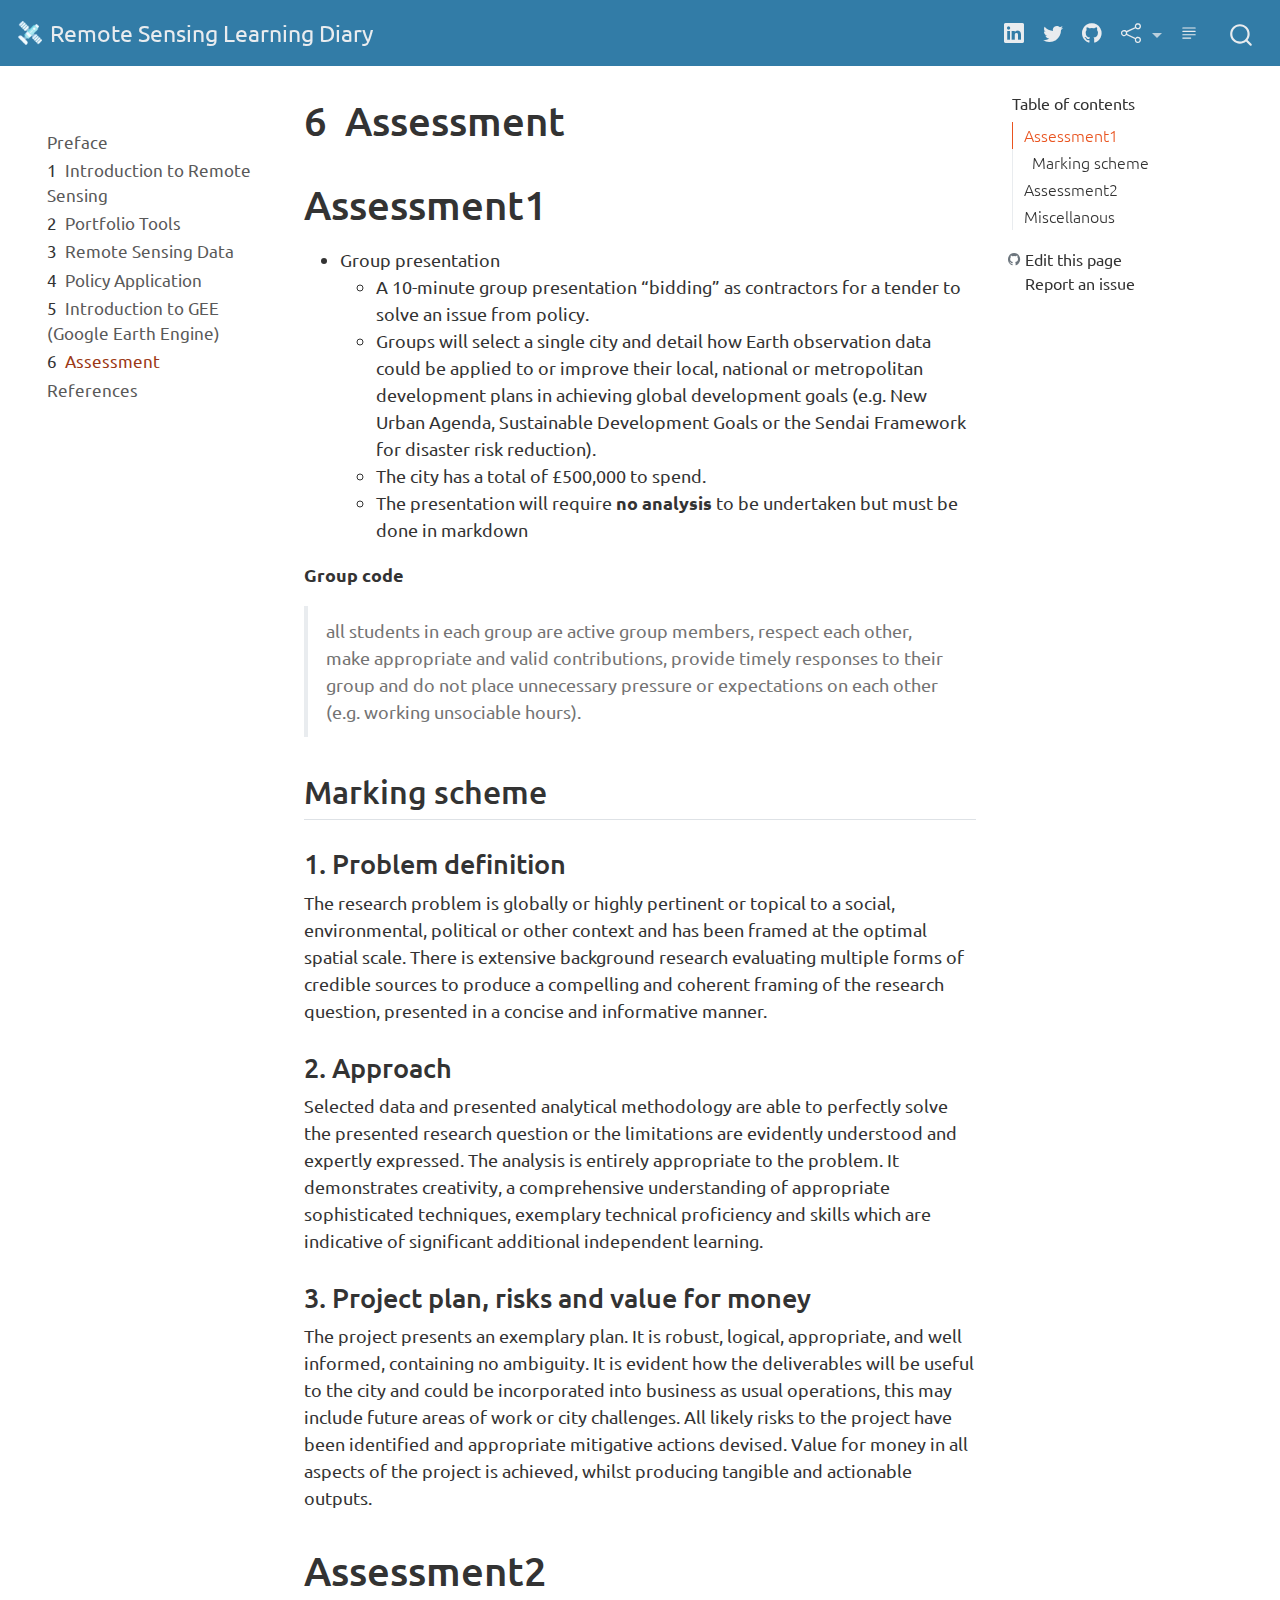
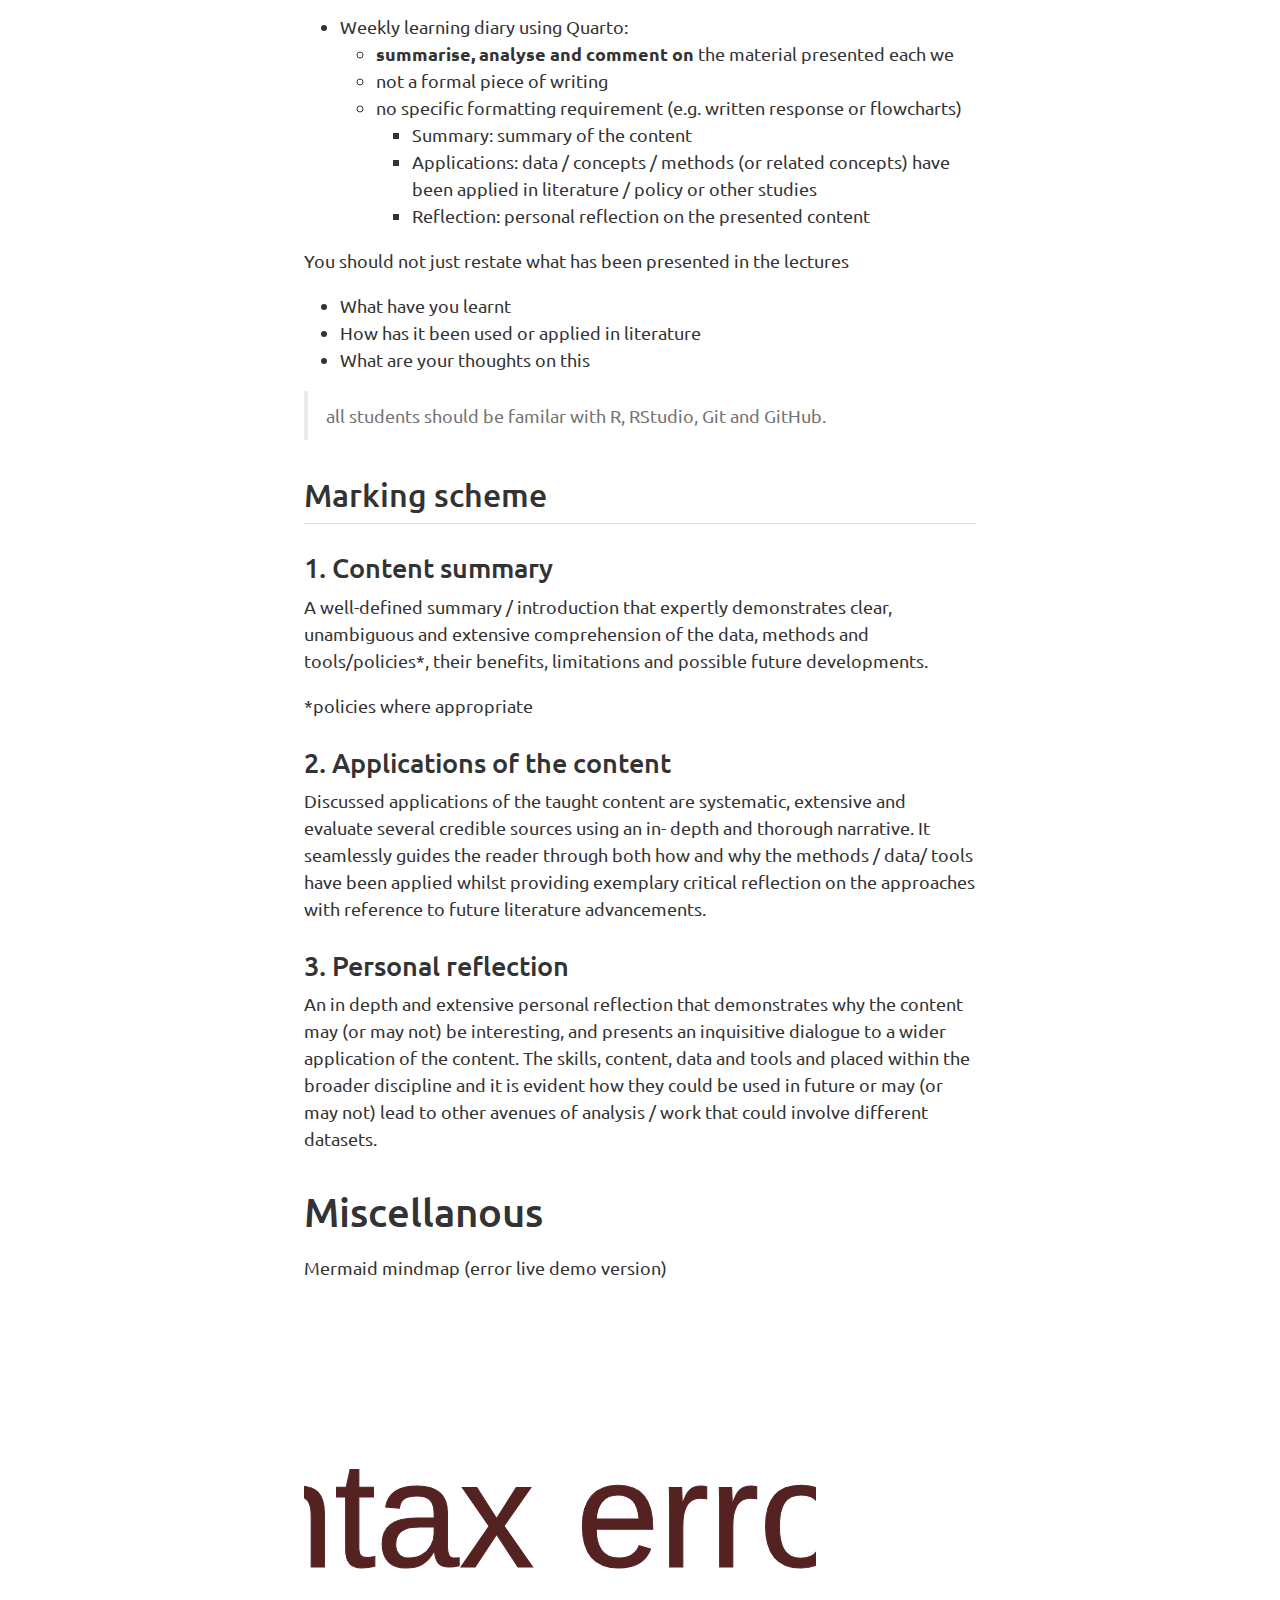
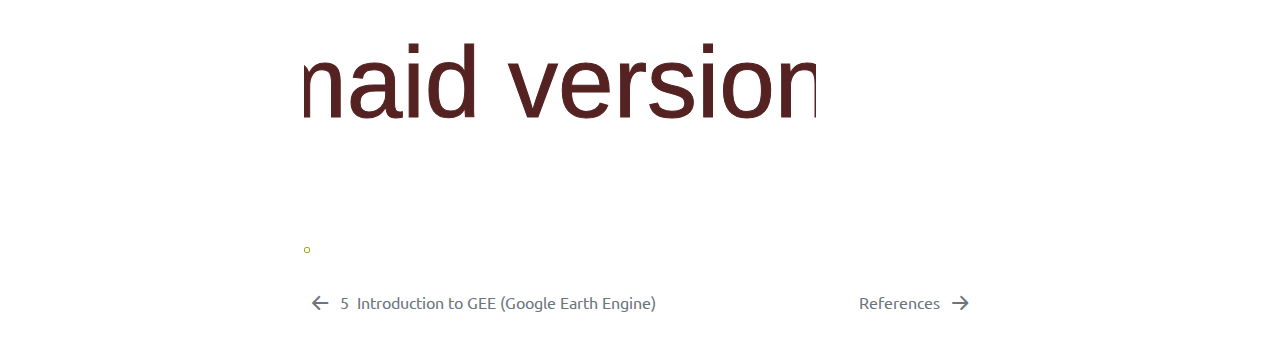
<file: docs/ms.html>
<!DOCTYPE html>
<html xmlns="http://www.w3.org/1999/xhtml" lang="en" xml:lang="en"><head>

<meta charset="utf-8">
<meta name="generator" content="quarto-1.2.269">

<meta name="viewport" content="width=device-width, initial-scale=1.0, user-scalable=yes">


<title>Remote Sensing Learning Diary - 6&nbsp; Assessment</title>
<style>
code{white-space: pre-wrap;}
span.smallcaps{font-variant: small-caps;}
div.columns{display: flex; gap: min(4vw, 1.5em);}
div.column{flex: auto; overflow-x: auto;}
div.hanging-indent{margin-left: 1.5em; text-indent: -1.5em;}
ul.task-list{list-style: none;}
ul.task-list li input[type="checkbox"] {
  width: 0.8em;
  margin: 0 0.8em 0.2em -1.6em;
  vertical-align: middle;
}
</style>


<script src="site_libs/quarto-nav/quarto-nav.js"></script>
<script src="site_libs/quarto-nav/headroom.min.js"></script>
<script src="site_libs/clipboard/clipboard.min.js"></script>
<script src="site_libs/quarto-search/autocomplete.umd.js"></script>
<script src="site_libs/quarto-search/fuse.min.js"></script>
<script src="site_libs/quarto-search/quarto-search.js"></script>
<meta name="quarto:offset" content="./">
<link href="./references.html" rel="next">
<link href="./week5.html" rel="prev">
<link href="./img/space-satellite.png" rel="icon" type="image/png">
<script src="site_libs/quarto-html/quarto.js"></script>
<script src="site_libs/quarto-html/popper.min.js"></script>
<script src="site_libs/quarto-html/tippy.umd.min.js"></script>
<script src="site_libs/quarto-html/anchor.min.js"></script>
<link href="site_libs/quarto-html/tippy.css" rel="stylesheet">
<link href="site_libs/quarto-html/quarto-syntax-highlighting.css" rel="stylesheet" id="quarto-text-highlighting-styles">
<script src="site_libs/bootstrap/bootstrap.min.js"></script>
<link href="site_libs/bootstrap/bootstrap-icons.css" rel="stylesheet">
<link href="site_libs/bootstrap/bootstrap.min.css" rel="stylesheet" id="quarto-bootstrap" data-mode="light">
<script id="quarto-search-options" type="application/json">{
  "location": "navbar",
  "copy-button": false,
  "collapse-after": 3,
  "panel-placement": "end",
  "type": "overlay",
  "limit": 20,
  "language": {
    "search-no-results-text": "No results",
    "search-matching-documents-text": "matching documents",
    "search-copy-link-title": "Copy link to search",
    "search-hide-matches-text": "Hide additional matches",
    "search-more-match-text": "more match in this document",
    "search-more-matches-text": "more matches in this document",
    "search-clear-button-title": "Clear",
    "search-detached-cancel-button-title": "Cancel",
    "search-submit-button-title": "Submit"
  }
}</script>
<script src="site_libs/quarto-diagram/mermaid.min.js"></script>
<script src="site_libs/quarto-diagram/mermaid-init.js"></script>
<link href="site_libs/quarto-diagram/mermaid.css" rel="stylesheet">


</head>

<body class="nav-sidebar floating nav-fixed">

<div id="quarto-search-results"></div>
  <header id="quarto-header" class="headroom fixed-top">
    <nav class="navbar navbar-expand-sm navbar-dark ">
      <div class="navbar-container container-fluid">
      <div class="navbar-brand-container">
    <a href="./index.html" class="navbar-brand navbar-brand-logo">
    <img src="./img/space-satellite.png" alt="" class="navbar-logo">
    </a>
    <a class="navbar-brand" href="./index.html">
    <span class="navbar-title">Remote Sensing Learning Diary</span>
    </a>
  </div>
          <button class="navbar-toggler" type="button" data-bs-toggle="collapse" data-bs-target="#navbarCollapse" aria-controls="navbarCollapse" aria-expanded="false" aria-label="Toggle navigation" onclick="if (window.quartoToggleHeadroom) { window.quartoToggleHeadroom(); }">
  <span class="navbar-toggler-icon"></span>
</button>
          <div class="collapse navbar-collapse" id="navbarCollapse">
            <ul class="navbar-nav navbar-nav-scroll ms-auto">
  <li class="nav-item compact">
    <a class="nav-link" href="https://www.linkedin.com/in/listianingrumr"><i class="bi bi-linkedin" role="img">
</i> 
 <span class="menu-text"></span></a>
  </li>  
  <li class="nav-item compact">
    <a class="nav-link" href="https://twitter.com/rahmaditalistia"><i class="bi bi-twitter" role="img">
</i> 
 <span class="menu-text"></span></a>
  </li>  
  <li class="nav-item compact">
    <a class="nav-link" href="https://github.com/ListianingrumR/remote-sensing"><i class="bi bi-github" role="img" aria-label="Source Code">
</i> 
 <span class="menu-text"></span></a>
  </li>  
  <li class="nav-item dropdown  compact">
    <a class="nav-link dropdown-toggle" href="#" id="" role="button" data-bs-toggle="dropdown" aria-expanded="false">
      <i class="bi bi-share" role="img" aria-label="Share">
</i> 
 <span class="menu-text"></span>
    </a>
    <ul class="dropdown-menu dropdown-menu-end" aria-labelledby="">    
        <li>
    <a class="dropdown-item" href="https://www.linkedin.com/sharing/share-offsite/?url=|url|"><i class="bi bi-linkedin" role="img">
</i> 
 <span class="dropdown-text">LinkedIn</span></a>
  </li>  
        <li>
    <a class="dropdown-item" href="https://twitter.com/intent/tweet?url=|url|"><i class="bi bi-twitter" role="img">
</i> 
 <span class="dropdown-text">Twitter</span></a>
  </li>  
        <li>
    <a class="dropdown-item" href="https://www.facebook.com/sharer/sharer.php?u=|url|"><i class="bi bi-facebook" role="img">
</i> 
 <span class="dropdown-text">Facebook</span></a>
  </li>  
    </ul>
  </li>
</ul>
              <div class="quarto-toggle-container">
                  <a href="" class="quarto-reader-toggle nav-link" onclick="window.quartoToggleReader(); return false;" title="Toggle reader mode">
  <div class="quarto-reader-toggle-btn">
  <i class="bi"></i>
  </div>
</a>
              </div>
              <div id="quarto-search" class="" title="Search"></div>
          </div> <!-- /navcollapse -->
      </div> <!-- /container-fluid -->
    </nav>
  <nav class="quarto-secondary-nav" data-bs-toggle="collapse" data-bs-target="#quarto-sidebar" aria-controls="quarto-sidebar" aria-expanded="false" aria-label="Toggle sidebar navigation" onclick="if (window.quartoToggleHeadroom) { window.quartoToggleHeadroom(); }">
    <div class="container-fluid d-flex justify-content-between">
      <h1 class="quarto-secondary-nav-title"><span class="chapter-number">6</span>&nbsp; <span class="chapter-title">Assessment</span></h1>
      <button type="button" class="quarto-btn-toggle btn" aria-label="Show secondary navigation">
        <i class="bi bi-chevron-right"></i>
      </button>
    </div>
  </nav>
</header>
<!-- content -->
<div id="quarto-content" class="quarto-container page-columns page-rows-contents page-layout-article page-navbar">
<!-- sidebar -->
  <nav id="quarto-sidebar" class="sidebar collapse sidebar-navigation floating overflow-auto">
      <div class="mt-2 flex-shrink-0 align-items-center">
        <div class="sidebar-search">
        <div id="quarto-search" class="" title="Search"></div>
        </div>
      </div>
    <div class="sidebar-menu-container"> 
    <ul class="list-unstyled mt-1">
        <li class="sidebar-item">
  <div class="sidebar-item-container"> 
  <a href="./index.html" class="sidebar-item-text sidebar-link">Preface</a>
  </div>
</li>
        <li class="sidebar-item">
  <div class="sidebar-item-container"> 
  <a href="./week1.html" class="sidebar-item-text sidebar-link"><span class="chapter-number">1</span>&nbsp; <span class="chapter-title">Introduction to Remote Sensing</span></a>
  </div>
</li>
        <li class="sidebar-item">
  <div class="sidebar-item-container"> 
  <a href="./week2.html" class="sidebar-item-text sidebar-link"><span class="chapter-number">2</span>&nbsp; <span class="chapter-title">Portfolio Tools</span></a>
  </div>
</li>
        <li class="sidebar-item">
  <div class="sidebar-item-container"> 
  <a href="./week3.html" class="sidebar-item-text sidebar-link"><span class="chapter-number">3</span>&nbsp; <span class="chapter-title">Remote Sensing Data</span></a>
  </div>
</li>
        <li class="sidebar-item">
  <div class="sidebar-item-container"> 
  <a href="./week4.html" class="sidebar-item-text sidebar-link"><span class="chapter-number">4</span>&nbsp; <span class="chapter-title">Policy Application</span></a>
  </div>
</li>
        <li class="sidebar-item">
  <div class="sidebar-item-container"> 
  <a href="./week5.html" class="sidebar-item-text sidebar-link"><span class="chapter-number">5</span>&nbsp; <span class="chapter-title">Introduction to GEE (Google Earth Engine)</span></a>
  </div>
</li>
        <li class="sidebar-item">
  <div class="sidebar-item-container"> 
  <a href="./ms.html" class="sidebar-item-text sidebar-link active"><span class="chapter-number">6</span>&nbsp; <span class="chapter-title">Assessment</span></a>
  </div>
</li>
        <li class="sidebar-item">
  <div class="sidebar-item-container"> 
  <a href="./references.html" class="sidebar-item-text sidebar-link">References</a>
  </div>
</li>
    </ul>
    </div>
</nav>
<!-- margin-sidebar -->
    <div id="quarto-margin-sidebar" class="sidebar margin-sidebar">
        <nav id="TOC" role="doc-toc" class="toc-active">
    <h2 id="toc-title">Table of contents</h2>
   
  <ul>
  <li><a href="#assessment1" id="toc-assessment1" class="nav-link active" data-scroll-target="#assessment1">Assessment1</a>
  <ul class="collapse">
  <li><a href="#marking-scheme" id="toc-marking-scheme" class="nav-link" data-scroll-target="#marking-scheme">Marking scheme</a>
  <ul class="collapse">
  <li><a href="#problem-definition" id="toc-problem-definition" class="nav-link" data-scroll-target="#problem-definition">1. Problem definition</a></li>
  <li><a href="#approach" id="toc-approach" class="nav-link" data-scroll-target="#approach">2. Approach</a></li>
  <li><a href="#project-plan-risks-and-value-for-money" id="toc-project-plan-risks-and-value-for-money" class="nav-link" data-scroll-target="#project-plan-risks-and-value-for-money">3. Project plan, risks and value for money</a></li>
  </ul></li>
  </ul></li>
  <li><a href="#assessment2" id="toc-assessment2" class="nav-link" data-scroll-target="#assessment2">Assessment2</a>
  <ul class="collapse">
  <li><a href="#marking-scheme-1" id="toc-marking-scheme-1" class="nav-link" data-scroll-target="#marking-scheme-1">Marking scheme</a>
  <ul class="collapse">
  <li><a href="#content-summary" id="toc-content-summary" class="nav-link" data-scroll-target="#content-summary">1. Content summary</a></li>
  <li><a href="#applications-of-the-content" id="toc-applications-of-the-content" class="nav-link" data-scroll-target="#applications-of-the-content">2. Applications of the content</a></li>
  <li><a href="#personal-reflection" id="toc-personal-reflection" class="nav-link" data-scroll-target="#personal-reflection">3. Personal reflection</a></li>
  </ul></li>
  </ul></li>
  <li><a href="#miscellanous" id="toc-miscellanous" class="nav-link" data-scroll-target="#miscellanous">Miscellanous</a></li>
  </ul>
<div class="toc-actions"><div><i class="bi bi-github"></i></div><div class="action-links"><p><a href="https://github.com/ListianingrumR/remote-sensing/edit/main/ms.qmd" class="toc-action">Edit this page</a></p><p><a href="https://github.com/ListianingrumR/remote-sensing/issues/new" class="toc-action">Report an issue</a></p></div></div></nav>
    </div>
<!-- main -->
<main class="content" id="quarto-document-content">

<header id="title-block-header" class="quarto-title-block default">
<div class="quarto-title">
<h1 class="title d-none d-lg-block"><span class="chapter-number">6</span>&nbsp; <span class="chapter-title">Assessment</span></h1>
</div>



<div class="quarto-title-meta">

    
  
    
  </div>
  

</header>

<section id="assessment1" class="level1 unnumbered">
<h1 class="unnumbered">Assessment1</h1>
<ul>
<li>Group presentation&nbsp;
<ul>
<li>A 10-minute group presentation “bidding” as contractors for a tender to solve an issue from policy.&nbsp;</li>
<li>Groups will select a single city and detail how Earth observation data could be applied to or improve their local, national or metropolitan development plans in achieving global development goals (e.g.&nbsp;New Urban Agenda, Sustainable Development Goals or the Sendai Framework for disaster risk reduction).&nbsp;</li>
<li>The city has a total of £500,000 to spend.</li>
<li>The presentation will require&nbsp;<strong>no analysis</strong>&nbsp;to be undertaken but must be done in markdown</li>
</ul></li>
</ul>
<p><strong>Group code</strong></p>
<blockquote class="blockquote">
<p>all students in each group are active group members, respect each other, make appropriate and valid contributions, provide timely responses to their group and do not place unnecessary pressure or expectations on each other (e.g.&nbsp;working unsociable hours).</p>
</blockquote>
<section id="marking-scheme" class="level2 unnumbered">
<h2 class="unnumbered anchored" data-anchor-id="marking-scheme">Marking scheme</h2>
<section id="problem-definition" class="level3 unnumbered">
<h3 class="unnumbered anchored" data-anchor-id="problem-definition">1. Problem definition</h3>
<p>The research problem is globally or highly pertinent or topical to a social, environmental, political or other context and has been framed at the optimal spatial scale. There is extensive background research evaluating multiple forms of credible sources to produce a compelling and coherent framing of the research question, presented in a concise and informative manner.</p>
</section>
<section id="approach" class="level3 unnumbered">
<h3 class="unnumbered anchored" data-anchor-id="approach">2. Approach</h3>
<p>Selected data and presented analytical methodology are able to perfectly solve the presented research question or the limitations are evidently understood and expertly expressed. The analysis is entirely appropriate to the problem. It demonstrates creativity, a comprehensive understanding of appropriate sophisticated techniques, exemplary technical proficiency and skills which are indicative of significant additional independent learning.</p>
</section>
<section id="project-plan-risks-and-value-for-money" class="level3 unnumbered">
<h3 class="unnumbered anchored" data-anchor-id="project-plan-risks-and-value-for-money">3. Project plan, risks and value for money</h3>
<p>The project presents an exemplary plan. It is robust, logical, appropriate, and well informed, containing no ambiguity. It is evident how the deliverables will be useful to the city and could be incorporated into business as usual operations, this may include future areas of work or city challenges. All likely risks to the project have been identified and appropriate mitigative actions devised. Value for money in all aspects of the project is achieved, whilst producing tangible and actionable outputs.</p>
</section>
</section>
</section>
<section id="assessment2" class="level1 unnumbered">
<h1 class="unnumbered">Assessment2</h1>
<ul>
<li>Weekly learning diary using Quarto:
<ul>
<li><strong>summarise, analyse and comment on</strong>&nbsp;the material presented each we</li>
<li>not a formal piece of writing&nbsp;</li>
<li>no specific formatting requirement (e.g.&nbsp;written response or flowcharts)
<ul>
<li>Summary: summary of the content</li>
<li>Applications: data / concepts / methods (or related concepts) have been applied in literature / policy or other studies</li>
<li>Reflection: personal reflection on the presented content&nbsp;</li>
</ul></li>
</ul></li>
</ul>
<p>You should not just restate what has been presented in the lectures</p>
<ul>
<li>What have you learnt</li>
<li>How has it been used or applied in literature</li>
<li>What are your thoughts on this</li>
</ul>
<blockquote class="blockquote">
<p>all students should be familar with R, RStudio, Git and GitHub.</p>
</blockquote>
<section id="marking-scheme-1" class="level2 unnumbered">
<h2 class="unnumbered anchored" data-anchor-id="marking-scheme-1">Marking scheme</h2>
<section id="content-summary" class="level3 unnumbered">
<h3 class="unnumbered anchored" data-anchor-id="content-summary">1. Content summary</h3>
<p>A well-defined summary / introduction that expertly demonstrates clear, unambiguous and extensive comprehension of the data, methods and tools/policies*, their benefits, limitations and possible future developments.</p>
<p>*policies where appropriate</p>
</section>
<section id="applications-of-the-content" class="level3 unnumbered">
<h3 class="unnumbered anchored" data-anchor-id="applications-of-the-content">2. Applications of the content</h3>
<p>Discussed applications of the taught content are systematic, extensive and evaluate several credible sources using an in- depth and thorough narrative. It seamlessly guides the reader through both how and why the methods / data/ tools have been applied whilst providing exemplary critical reflection on the approaches with reference to future literature advancements.</p>
</section>
<section id="personal-reflection" class="level3 unnumbered">
<h3 class="unnumbered anchored" data-anchor-id="personal-reflection">3. Personal reflection</h3>
<p>An in depth and extensive personal reflection that demonstrates why the content may (or may not) be interesting, and presents an inquisitive dialogue to a wider application of the content. The skills, content, data and tools and placed within the broader discipline and it is evident how they could be used in future or may (or may not) lead to other avenues of analysis / work that could involve different datasets.</p>
</section>
</section>
</section>
<section id="miscellanous" class="level1 unnumbered">
<h1 class="unnumbered">Miscellanous</h1>
<p>Mermaid mindmap (error live demo version)</p>
<div class="cell">
<div class="cell-output-display">
<div>
<p>
</p><pre class="mermaid mermaid-js" data-tooltip-selector="#mermaid-tooltip-1">mindmap
  root((Remote Sensing))
    Sensors
      Type of&lt;br/&gt;Sensors
        UAV and Drones
        Airplane and Helicopters
        Satellites
      Type of&lt;br/&gt;Orbits
        Geostationary
        Sun Synchronous
        Polar
      Type of&lt;br&gt;Resolutions
        Spatial resolution
        Spectral resolution
        Temporal resolution
        Radiometric
    Type of&lt;br/&gt;Remote Sensing
      Active Sensor
      Passive Sensor
    Electromagnetic&lt;br/&gt;Spectrum
      Spectral bands
        Multispectral
        Hyperspectral
    Image&lt;br/&gt;Classification
      Supervised Clasiffication
      Unsupervised Classification
      Object based Image Analysis
    Applications and Uses
      Agriculture
      Climate Change
      Disasters
      Environment
      Urban
</pre>
<div id="mermaid-tooltip-1" class="mermaidTooltip">

</div>
<p></p>
</div>
</div>
</div>


</section>

</main> <!-- /main -->
<script id="quarto-html-after-body" type="application/javascript">
window.document.addEventListener("DOMContentLoaded", function (event) {
  const toggleBodyColorMode = (bsSheetEl) => {
    const mode = bsSheetEl.getAttribute("data-mode");
    const bodyEl = window.document.querySelector("body");
    if (mode === "dark") {
      bodyEl.classList.add("quarto-dark");
      bodyEl.classList.remove("quarto-light");
    } else {
      bodyEl.classList.add("quarto-light");
      bodyEl.classList.remove("quarto-dark");
    }
  }
  const toggleBodyColorPrimary = () => {
    const bsSheetEl = window.document.querySelector("link#quarto-bootstrap");
    if (bsSheetEl) {
      toggleBodyColorMode(bsSheetEl);
    }
  }
  toggleBodyColorPrimary();  
  const icon = "";
  const anchorJS = new window.AnchorJS();
  anchorJS.options = {
    placement: 'right',
    icon: icon
  };
  anchorJS.add('.anchored');
  const clipboard = new window.ClipboardJS('.code-copy-button', {
    target: function(trigger) {
      return trigger.previousElementSibling;
    }
  });
  clipboard.on('success', function(e) {
    // button target
    const button = e.trigger;
    // don't keep focus
    button.blur();
    // flash "checked"
    button.classList.add('code-copy-button-checked');
    var currentTitle = button.getAttribute("title");
    button.setAttribute("title", "Copied!");
    let tooltip;
    if (window.bootstrap) {
      button.setAttribute("data-bs-toggle", "tooltip");
      button.setAttribute("data-bs-placement", "left");
      button.setAttribute("data-bs-title", "Copied!");
      tooltip = new bootstrap.Tooltip(button, 
        { trigger: "manual", 
          customClass: "code-copy-button-tooltip",
          offset: [0, -8]});
      tooltip.show();    
    }
    setTimeout(function() {
      if (tooltip) {
        tooltip.hide();
        button.removeAttribute("data-bs-title");
        button.removeAttribute("data-bs-toggle");
        button.removeAttribute("data-bs-placement");
      }
      button.setAttribute("title", currentTitle);
      button.classList.remove('code-copy-button-checked');
    }, 1000);
    // clear code selection
    e.clearSelection();
  });
  function tippyHover(el, contentFn) {
    const config = {
      allowHTML: true,
      content: contentFn,
      maxWidth: 500,
      delay: 100,
      arrow: false,
      appendTo: function(el) {
          return el.parentElement;
      },
      interactive: true,
      interactiveBorder: 10,
      theme: 'quarto',
      placement: 'bottom-start'
    };
    window.tippy(el, config); 
  }
  const noterefs = window.document.querySelectorAll('a[role="doc-noteref"]');
  for (var i=0; i<noterefs.length; i++) {
    const ref = noterefs[i];
    tippyHover(ref, function() {
      // use id or data attribute instead here
      let href = ref.getAttribute('data-footnote-href') || ref.getAttribute('href');
      try { href = new URL(href).hash; } catch {}
      const id = href.replace(/^#\/?/, "");
      const note = window.document.getElementById(id);
      return note.innerHTML;
    });
  }
  const findCites = (el) => {
    const parentEl = el.parentElement;
    if (parentEl) {
      const cites = parentEl.dataset.cites;
      if (cites) {
        return {
          el,
          cites: cites.split(' ')
        };
      } else {
        return findCites(el.parentElement)
      }
    } else {
      return undefined;
    }
  };
  var bibliorefs = window.document.querySelectorAll('a[role="doc-biblioref"]');
  for (var i=0; i<bibliorefs.length; i++) {
    const ref = bibliorefs[i];
    const citeInfo = findCites(ref);
    if (citeInfo) {
      tippyHover(citeInfo.el, function() {
        var popup = window.document.createElement('div');
        citeInfo.cites.forEach(function(cite) {
          var citeDiv = window.document.createElement('div');
          citeDiv.classList.add('hanging-indent');
          citeDiv.classList.add('csl-entry');
          var biblioDiv = window.document.getElementById('ref-' + cite);
          if (biblioDiv) {
            citeDiv.innerHTML = biblioDiv.innerHTML;
          }
          popup.appendChild(citeDiv);
        });
        return popup.innerHTML;
      });
    }
  }
});
</script>
<nav class="page-navigation">
  <div class="nav-page nav-page-previous">
      <a href="./week5.html" class="pagination-link">
        <i class="bi bi-arrow-left-short"></i> <span class="nav-page-text"><span class="chapter-number">5</span>&nbsp; <span class="chapter-title">Introduction to GEE (Google Earth Engine)</span></span>
      </a>          
  </div>
  <div class="nav-page nav-page-next">
      <a href="./references.html" class="pagination-link">
        <span class="nav-page-text">References</span> <i class="bi bi-arrow-right-short"></i>
      </a>
  </div>
</nav>
</div> <!-- /content -->



</body></html>
</file>
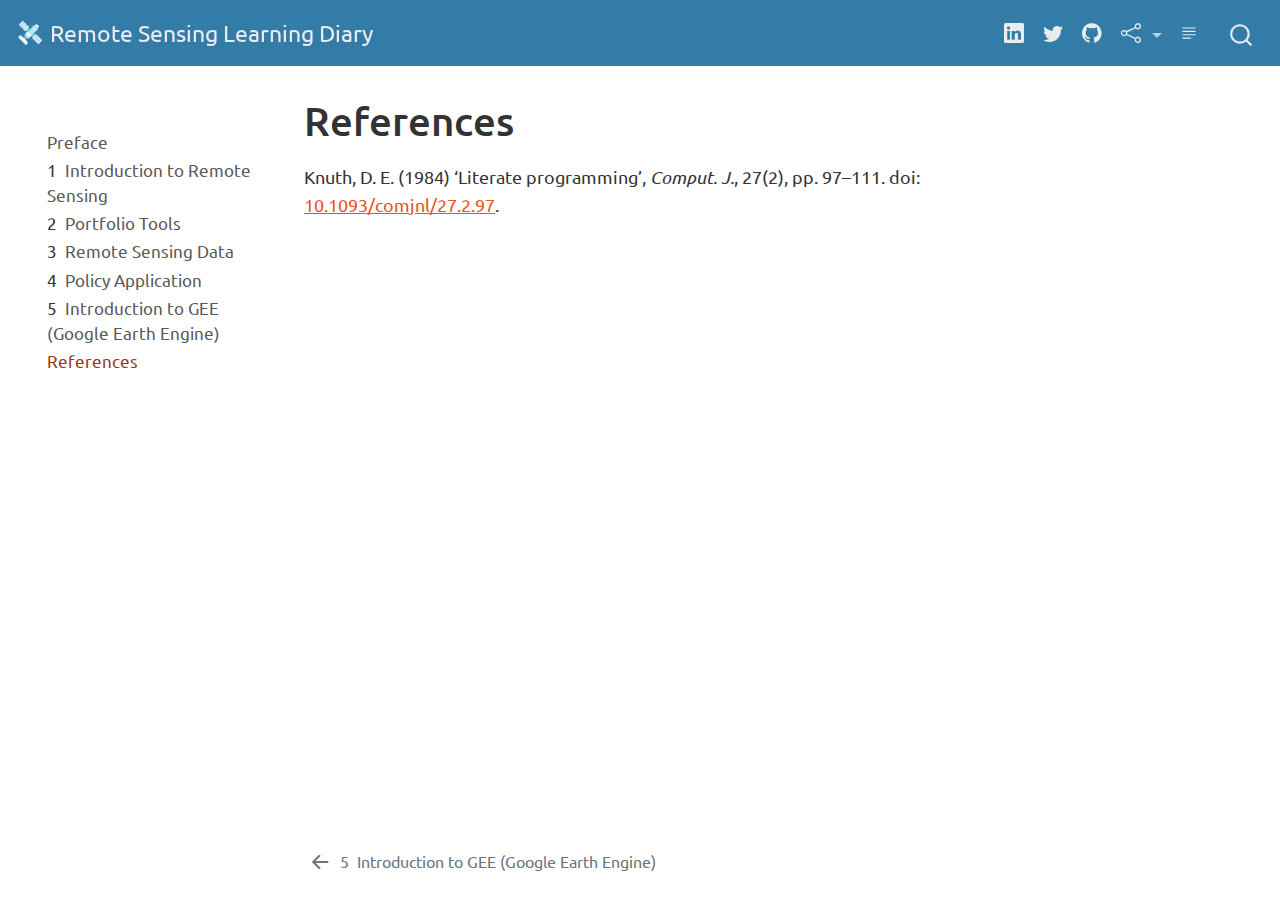
<file: docs/references.html>
<!DOCTYPE html>
<html xmlns="http://www.w3.org/1999/xhtml" lang="en" xml:lang="en"><head>

<meta charset="utf-8">
<meta name="generator" content="quarto-1.2.269">

<meta name="viewport" content="width=device-width, initial-scale=1.0, user-scalable=yes">


<title>Remote Sensing Learning Diary - References</title>
<style>
code{white-space: pre-wrap;}
span.smallcaps{font-variant: small-caps;}
div.columns{display: flex; gap: min(4vw, 1.5em);}
div.column{flex: auto; overflow-x: auto;}
div.hanging-indent{margin-left: 1.5em; text-indent: -1.5em;}
ul.task-list{list-style: none;}
ul.task-list li input[type="checkbox"] {
  width: 0.8em;
  margin: 0 0.8em 0.2em -1.6em;
  vertical-align: middle;
}
div.csl-bib-body { }
div.csl-entry {
  clear: both;
}
.hanging div.csl-entry {
  margin-left:2em;
  text-indent:-2em;
}
div.csl-left-margin {
  min-width:2em;
  float:left;
}
div.csl-right-inline {
  margin-left:2em;
  padding-left:1em;
}
div.csl-indent {
  margin-left: 2em;
}
</style>


<script src="site_libs/quarto-nav/quarto-nav.js"></script>
<script src="site_libs/quarto-nav/headroom.min.js"></script>
<script src="site_libs/clipboard/clipboard.min.js"></script>
<script src="site_libs/quarto-search/autocomplete.umd.js"></script>
<script src="site_libs/quarto-search/fuse.min.js"></script>
<script src="site_libs/quarto-search/quarto-search.js"></script>
<meta name="quarto:offset" content="./">
<link href="./week5.html" rel="prev">
<link href="./img/space-satellite.png" rel="icon" type="image/png">
<script src="site_libs/quarto-html/quarto.js"></script>
<script src="site_libs/quarto-html/popper.min.js"></script>
<script src="site_libs/quarto-html/tippy.umd.min.js"></script>
<script src="site_libs/quarto-html/anchor.min.js"></script>
<link href="site_libs/quarto-html/tippy.css" rel="stylesheet">
<link href="site_libs/quarto-html/quarto-syntax-highlighting.css" rel="stylesheet" id="quarto-text-highlighting-styles">
<script src="site_libs/bootstrap/bootstrap.min.js"></script>
<link href="site_libs/bootstrap/bootstrap-icons.css" rel="stylesheet">
<link href="site_libs/bootstrap/bootstrap.min.css" rel="stylesheet" id="quarto-bootstrap" data-mode="light">
<script id="quarto-search-options" type="application/json">{
  "location": "navbar",
  "copy-button": false,
  "collapse-after": 3,
  "panel-placement": "end",
  "type": "overlay",
  "limit": 20,
  "language": {
    "search-no-results-text": "No results",
    "search-matching-documents-text": "matching documents",
    "search-copy-link-title": "Copy link to search",
    "search-hide-matches-text": "Hide additional matches",
    "search-more-match-text": "more match in this document",
    "search-more-matches-text": "more matches in this document",
    "search-clear-button-title": "Clear",
    "search-detached-cancel-button-title": "Cancel",
    "search-submit-button-title": "Submit"
  }
}</script>


</head>

<body class="nav-sidebar floating nav-fixed">

<div id="quarto-search-results"></div>
  <header id="quarto-header" class="headroom fixed-top">
    <nav class="navbar navbar-expand-sm navbar-dark ">
      <div class="navbar-container container-fluid">
      <div class="navbar-brand-container">
    <a href="./index.html" class="navbar-brand navbar-brand-logo">
    <img src="./img/space-satellite.png" alt="" class="navbar-logo">
    </a>
    <a class="navbar-brand" href="./index.html">
    <span class="navbar-title">Remote Sensing Learning Diary</span>
    </a>
  </div>
          <button class="navbar-toggler" type="button" data-bs-toggle="collapse" data-bs-target="#navbarCollapse" aria-controls="navbarCollapse" aria-expanded="false" aria-label="Toggle navigation" onclick="if (window.quartoToggleHeadroom) { window.quartoToggleHeadroom(); }">
  <span class="navbar-toggler-icon"></span>
</button>
          <div class="collapse navbar-collapse" id="navbarCollapse">
            <ul class="navbar-nav navbar-nav-scroll ms-auto">
  <li class="nav-item compact">
    <a class="nav-link" href="https://www.linkedin.com/in/listianingrumr"><i class="bi bi-linkedin" role="img">
</i> 
 <span class="menu-text"></span></a>
  </li>  
  <li class="nav-item compact">
    <a class="nav-link" href="https://twitter.com/rahmaditalistia"><i class="bi bi-twitter" role="img">
</i> 
 <span class="menu-text"></span></a>
  </li>  
  <li class="nav-item compact">
    <a class="nav-link" href="https://github.com/ListianingrumR/remote-sensing"><i class="bi bi-github" role="img" aria-label="Source Code">
</i> 
 <span class="menu-text"></span></a>
  </li>  
  <li class="nav-item dropdown  compact">
    <a class="nav-link dropdown-toggle" href="#" id="" role="button" data-bs-toggle="dropdown" aria-expanded="false">
      <i class="bi bi-share" role="img" aria-label="Share">
</i> 
 <span class="menu-text"></span>
    </a>
    <ul class="dropdown-menu dropdown-menu-end" aria-labelledby="">    
        <li>
    <a class="dropdown-item" href="https://www.linkedin.com/sharing/share-offsite/?url=|url|"><i class="bi bi-linkedin" role="img">
</i> 
 <span class="dropdown-text">LinkedIn</span></a>
  </li>  
        <li>
    <a class="dropdown-item" href="https://twitter.com/intent/tweet?url=|url|"><i class="bi bi-twitter" role="img">
</i> 
 <span class="dropdown-text">Twitter</span></a>
  </li>  
        <li>
    <a class="dropdown-item" href="https://www.facebook.com/sharer/sharer.php?u=|url|"><i class="bi bi-facebook" role="img">
</i> 
 <span class="dropdown-text">Facebook</span></a>
  </li>  
    </ul>
  </li>
</ul>
              <div class="quarto-toggle-container">
                  <a href="" class="quarto-reader-toggle nav-link" onclick="window.quartoToggleReader(); return false;" title="Toggle reader mode">
  <div class="quarto-reader-toggle-btn">
  <i class="bi"></i>
  </div>
</a>
              </div>
              <div id="quarto-search" class="" title="Search"></div>
          </div> <!-- /navcollapse -->
      </div> <!-- /container-fluid -->
    </nav>
  <nav class="quarto-secondary-nav" data-bs-toggle="collapse" data-bs-target="#quarto-sidebar" aria-controls="quarto-sidebar" aria-expanded="false" aria-label="Toggle sidebar navigation" onclick="if (window.quartoToggleHeadroom) { window.quartoToggleHeadroom(); }">
    <div class="container-fluid d-flex justify-content-between">
      <h1 class="quarto-secondary-nav-title">References</h1>
      <button type="button" class="quarto-btn-toggle btn" aria-label="Show secondary navigation">
        <i class="bi bi-chevron-right"></i>
      </button>
    </div>
  </nav>
</header>
<!-- content -->
<div id="quarto-content" class="quarto-container page-columns page-rows-contents page-layout-article page-navbar">
<!-- sidebar -->
  <nav id="quarto-sidebar" class="sidebar collapse sidebar-navigation floating overflow-auto">
      <div class="mt-2 flex-shrink-0 align-items-center">
        <div class="sidebar-search">
        <div id="quarto-search" class="" title="Search"></div>
        </div>
      </div>
    <div class="sidebar-menu-container"> 
    <ul class="list-unstyled mt-1">
        <li class="sidebar-item">
  <div class="sidebar-item-container"> 
  <a href="./index.html" class="sidebar-item-text sidebar-link">Preface</a>
  </div>
</li>
        <li class="sidebar-item">
  <div class="sidebar-item-container"> 
  <a href="./week1.html" class="sidebar-item-text sidebar-link"><span class="chapter-number">1</span>&nbsp; <span class="chapter-title">Introduction to Remote Sensing</span></a>
  </div>
</li>
        <li class="sidebar-item">
  <div class="sidebar-item-container"> 
  <a href="./week2.html" class="sidebar-item-text sidebar-link"><span class="chapter-number">2</span>&nbsp; <span class="chapter-title">Portfolio Tools</span></a>
  </div>
</li>
        <li class="sidebar-item">
  <div class="sidebar-item-container"> 
  <a href="./week3.html" class="sidebar-item-text sidebar-link"><span class="chapter-number">3</span>&nbsp; <span class="chapter-title">Remote Sensing Data</span></a>
  </div>
</li>
        <li class="sidebar-item">
  <div class="sidebar-item-container"> 
  <a href="./week4.html" class="sidebar-item-text sidebar-link"><span class="chapter-number">4</span>&nbsp; <span class="chapter-title">Policy Application</span></a>
  </div>
</li>
        <li class="sidebar-item">
  <div class="sidebar-item-container"> 
  <a href="./week5.html" class="sidebar-item-text sidebar-link"><span class="chapter-number">5</span>&nbsp; <span class="chapter-title">Introduction to GEE (Google Earth Engine)</span></a>
  </div>
</li>
        <li class="sidebar-item">
  <div class="sidebar-item-container"> 
  <a href="./references.html" class="sidebar-item-text sidebar-link active">References</a>
  </div>
</li>
    </ul>
    </div>
</nav>
<!-- margin-sidebar -->
    <div id="quarto-margin-sidebar" class="sidebar margin-sidebar">
        
    </div>
<!-- main -->
<main class="content" id="quarto-document-content">

<header id="title-block-header" class="quarto-title-block default">
<div class="quarto-title">
<h1 class="title d-none d-lg-block">References</h1>
</div>



<div class="quarto-title-meta">

    
  
    
  </div>
  

</header>

<div id="refs" class="references csl-bib-body" role="doc-bibliography">
<div id="ref-knuth84" class="csl-entry" role="doc-biblioentry">
Knuth, D. E. (1984) <span>‘Literate programming’</span>, <em>Comput.
J.</em>, 27(2), pp. 97–111. doi: <a href="https://doi.org/10.1093/comjnl/27.2.97">10.1093/comjnl/27.2.97</a>.
</div>
</div>



</main> <!-- /main -->
<script id="quarto-html-after-body" type="application/javascript">
window.document.addEventListener("DOMContentLoaded", function (event) {
  const toggleBodyColorMode = (bsSheetEl) => {
    const mode = bsSheetEl.getAttribute("data-mode");
    const bodyEl = window.document.querySelector("body");
    if (mode === "dark") {
      bodyEl.classList.add("quarto-dark");
      bodyEl.classList.remove("quarto-light");
    } else {
      bodyEl.classList.add("quarto-light");
      bodyEl.classList.remove("quarto-dark");
    }
  }
  const toggleBodyColorPrimary = () => {
    const bsSheetEl = window.document.querySelector("link#quarto-bootstrap");
    if (bsSheetEl) {
      toggleBodyColorMode(bsSheetEl);
    }
  }
  toggleBodyColorPrimary();  
  const icon = "";
  const anchorJS = new window.AnchorJS();
  anchorJS.options = {
    placement: 'right',
    icon: icon
  };
  anchorJS.add('.anchored');
  const clipboard = new window.ClipboardJS('.code-copy-button', {
    target: function(trigger) {
      return trigger.previousElementSibling;
    }
  });
  clipboard.on('success', function(e) {
    // button target
    const button = e.trigger;
    // don't keep focus
    button.blur();
    // flash "checked"
    button.classList.add('code-copy-button-checked');
    var currentTitle = button.getAttribute("title");
    button.setAttribute("title", "Copied!");
    let tooltip;
    if (window.bootstrap) {
      button.setAttribute("data-bs-toggle", "tooltip");
      button.setAttribute("data-bs-placement", "left");
      button.setAttribute("data-bs-title", "Copied!");
      tooltip = new bootstrap.Tooltip(button, 
        { trigger: "manual", 
          customClass: "code-copy-button-tooltip",
          offset: [0, -8]});
      tooltip.show();    
    }
    setTimeout(function() {
      if (tooltip) {
        tooltip.hide();
        button.removeAttribute("data-bs-title");
        button.removeAttribute("data-bs-toggle");
        button.removeAttribute("data-bs-placement");
      }
      button.setAttribute("title", currentTitle);
      button.classList.remove('code-copy-button-checked');
    }, 1000);
    // clear code selection
    e.clearSelection();
  });
  function tippyHover(el, contentFn) {
    const config = {
      allowHTML: true,
      content: contentFn,
      maxWidth: 500,
      delay: 100,
      arrow: false,
      appendTo: function(el) {
          return el.parentElement;
      },
      interactive: true,
      interactiveBorder: 10,
      theme: 'quarto',
      placement: 'bottom-start'
    };
    window.tippy(el, config); 
  }
  const noterefs = window.document.querySelectorAll('a[role="doc-noteref"]');
  for (var i=0; i<noterefs.length; i++) {
    const ref = noterefs[i];
    tippyHover(ref, function() {
      // use id or data attribute instead here
      let href = ref.getAttribute('data-footnote-href') || ref.getAttribute('href');
      try { href = new URL(href).hash; } catch {}
      const id = href.replace(/^#\/?/, "");
      const note = window.document.getElementById(id);
      return note.innerHTML;
    });
  }
  const findCites = (el) => {
    const parentEl = el.parentElement;
    if (parentEl) {
      const cites = parentEl.dataset.cites;
      if (cites) {
        return {
          el,
          cites: cites.split(' ')
        };
      } else {
        return findCites(el.parentElement)
      }
    } else {
      return undefined;
    }
  };
  var bibliorefs = window.document.querySelectorAll('a[role="doc-biblioref"]');
  for (var i=0; i<bibliorefs.length; i++) {
    const ref = bibliorefs[i];
    const citeInfo = findCites(ref);
    if (citeInfo) {
      tippyHover(citeInfo.el, function() {
        var popup = window.document.createElement('div');
        citeInfo.cites.forEach(function(cite) {
          var citeDiv = window.document.createElement('div');
          citeDiv.classList.add('hanging-indent');
          citeDiv.classList.add('csl-entry');
          var biblioDiv = window.document.getElementById('ref-' + cite);
          if (biblioDiv) {
            citeDiv.innerHTML = biblioDiv.innerHTML;
          }
          popup.appendChild(citeDiv);
        });
        return popup.innerHTML;
      });
    }
  }
});
</script>
<nav class="page-navigation">
  <div class="nav-page nav-page-previous">
      <a href="./week5.html" class="pagination-link">
        <i class="bi bi-arrow-left-short"></i> <span class="nav-page-text"><span class="chapter-number">5</span>&nbsp; <span class="chapter-title">Introduction to GEE (Google Earth Engine)</span></span>
      </a>          
  </div>
  <div class="nav-page nav-page-next">
  </div>
</nav>
</div> <!-- /content -->



</body></html>
</file>
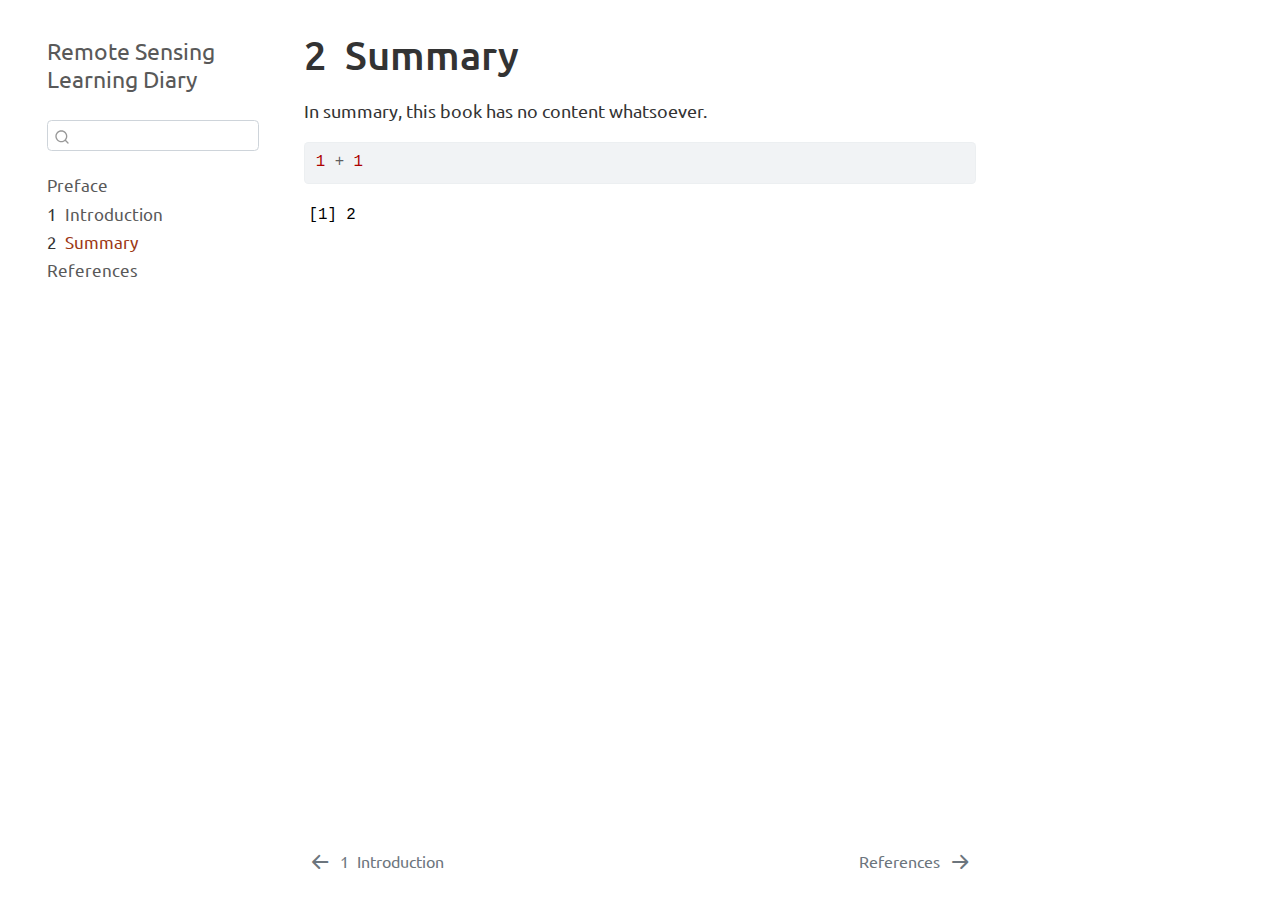
<file: docs/summary.html>
<!DOCTYPE html>
<html xmlns="http://www.w3.org/1999/xhtml" lang="en" xml:lang="en"><head>

<meta charset="utf-8">
<meta name="generator" content="quarto-1.2.269">

<meta name="viewport" content="width=device-width, initial-scale=1.0, user-scalable=yes">


<title>Remote Sensing Learning Diary - 2&nbsp; Summary</title>
<style>
code{white-space: pre-wrap;}
span.smallcaps{font-variant: small-caps;}
div.columns{display: flex; gap: min(4vw, 1.5em);}
div.column{flex: auto; overflow-x: auto;}
div.hanging-indent{margin-left: 1.5em; text-indent: -1.5em;}
ul.task-list{list-style: none;}
ul.task-list li input[type="checkbox"] {
  width: 0.8em;
  margin: 0 0.8em 0.2em -1.6em;
  vertical-align: middle;
}
pre > code.sourceCode { white-space: pre; position: relative; }
pre > code.sourceCode > span { display: inline-block; line-height: 1.25; }
pre > code.sourceCode > span:empty { height: 1.2em; }
.sourceCode { overflow: visible; }
code.sourceCode > span { color: inherit; text-decoration: inherit; }
div.sourceCode { margin: 1em 0; }
pre.sourceCode { margin: 0; }
@media screen {
div.sourceCode { overflow: auto; }
}
@media print {
pre > code.sourceCode { white-space: pre-wrap; }
pre > code.sourceCode > span { text-indent: -5em; padding-left: 5em; }
}
pre.numberSource code
  { counter-reset: source-line 0; }
pre.numberSource code > span
  { position: relative; left: -4em; counter-increment: source-line; }
pre.numberSource code > span > a:first-child::before
  { content: counter(source-line);
    position: relative; left: -1em; text-align: right; vertical-align: baseline;
    border: none; display: inline-block;
    -webkit-touch-callout: none; -webkit-user-select: none;
    -khtml-user-select: none; -moz-user-select: none;
    -ms-user-select: none; user-select: none;
    padding: 0 4px; width: 4em;
    color: #aaaaaa;
  }
pre.numberSource { margin-left: 3em; border-left: 1px solid #aaaaaa;  padding-left: 4px; }
div.sourceCode
  {   }
@media screen {
pre > code.sourceCode > span > a:first-child::before { text-decoration: underline; }
}
code span.al { color: #ff0000; font-weight: bold; } /* Alert */
code span.an { color: #60a0b0; font-weight: bold; font-style: italic; } /* Annotation */
code span.at { color: #7d9029; } /* Attribute */
code span.bn { color: #40a070; } /* BaseN */
code span.bu { color: #008000; } /* BuiltIn */
code span.cf { color: #007020; font-weight: bold; } /* ControlFlow */
code span.ch { color: #4070a0; } /* Char */
code span.cn { color: #880000; } /* Constant */
code span.co { color: #60a0b0; font-style: italic; } /* Comment */
code span.cv { color: #60a0b0; font-weight: bold; font-style: italic; } /* CommentVar */
code span.do { color: #ba2121; font-style: italic; } /* Documentation */
code span.dt { color: #902000; } /* DataType */
code span.dv { color: #40a070; } /* DecVal */
code span.er { color: #ff0000; font-weight: bold; } /* Error */
code span.ex { } /* Extension */
code span.fl { color: #40a070; } /* Float */
code span.fu { color: #06287e; } /* Function */
code span.im { color: #008000; font-weight: bold; } /* Import */
code span.in { color: #60a0b0; font-weight: bold; font-style: italic; } /* Information */
code span.kw { color: #007020; font-weight: bold; } /* Keyword */
code span.op { color: #666666; } /* Operator */
code span.ot { color: #007020; } /* Other */
code span.pp { color: #bc7a00; } /* Preprocessor */
code span.sc { color: #4070a0; } /* SpecialChar */
code span.ss { color: #bb6688; } /* SpecialString */
code span.st { color: #4070a0; } /* String */
code span.va { color: #19177c; } /* Variable */
code span.vs { color: #4070a0; } /* VerbatimString */
code span.wa { color: #60a0b0; font-weight: bold; font-style: italic; } /* Warning */
</style>


<script src="site_libs/quarto-nav/quarto-nav.js"></script>
<script src="site_libs/quarto-nav/headroom.min.js"></script>
<script src="site_libs/clipboard/clipboard.min.js"></script>
<script src="site_libs/quarto-search/autocomplete.umd.js"></script>
<script src="site_libs/quarto-search/fuse.min.js"></script>
<script src="site_libs/quarto-search/quarto-search.js"></script>
<meta name="quarto:offset" content="./">
<link href="./references.html" rel="next">
<link href="./intro.html" rel="prev">
<script src="site_libs/quarto-html/quarto.js"></script>
<script src="site_libs/quarto-html/popper.min.js"></script>
<script src="site_libs/quarto-html/tippy.umd.min.js"></script>
<script src="site_libs/quarto-html/anchor.min.js"></script>
<link href="site_libs/quarto-html/tippy.css" rel="stylesheet">
<link href="site_libs/quarto-html/quarto-syntax-highlighting.css" rel="stylesheet" id="quarto-text-highlighting-styles">
<script src="site_libs/bootstrap/bootstrap.min.js"></script>
<link href="site_libs/bootstrap/bootstrap-icons.css" rel="stylesheet">
<link href="site_libs/bootstrap/bootstrap.min.css" rel="stylesheet" id="quarto-bootstrap" data-mode="light">
<script id="quarto-search-options" type="application/json">{
  "location": "sidebar",
  "copy-button": false,
  "collapse-after": 3,
  "panel-placement": "start",
  "type": "textbox",
  "limit": 20,
  "language": {
    "search-no-results-text": "No results",
    "search-matching-documents-text": "matching documents",
    "search-copy-link-title": "Copy link to search",
    "search-hide-matches-text": "Hide additional matches",
    "search-more-match-text": "more match in this document",
    "search-more-matches-text": "more matches in this document",
    "search-clear-button-title": "Clear",
    "search-detached-cancel-button-title": "Cancel",
    "search-submit-button-title": "Submit"
  }
}</script>


</head>

<body class="nav-sidebar floating">

<div id="quarto-search-results"></div>
  <header id="quarto-header" class="headroom fixed-top">
  <nav class="quarto-secondary-nav" data-bs-toggle="collapse" data-bs-target="#quarto-sidebar" aria-controls="quarto-sidebar" aria-expanded="false" aria-label="Toggle sidebar navigation" onclick="if (window.quartoToggleHeadroom) { window.quartoToggleHeadroom(); }">
    <div class="container-fluid d-flex justify-content-between">
      <h1 class="quarto-secondary-nav-title"><span class="chapter-number">2</span>&nbsp; <span class="chapter-title">Summary</span></h1>
      <button type="button" class="quarto-btn-toggle btn" aria-label="Show secondary navigation">
        <i class="bi bi-chevron-right"></i>
      </button>
    </div>
  </nav>
</header>
<!-- content -->
<div id="quarto-content" class="quarto-container page-columns page-rows-contents page-layout-article">
<!-- sidebar -->
  <nav id="quarto-sidebar" class="sidebar collapse sidebar-navigation floating overflow-auto">
    <div class="pt-lg-2 mt-2 text-left sidebar-header">
    <div class="sidebar-title mb-0 py-0">
      <a href="./">Remote Sensing Learning Diary</a> 
    </div>
      </div>
      <div class="mt-2 flex-shrink-0 align-items-center">
        <div class="sidebar-search">
        <div id="quarto-search" class="" title="Search"></div>
        </div>
      </div>
    <div class="sidebar-menu-container"> 
    <ul class="list-unstyled mt-1">
        <li class="sidebar-item">
  <div class="sidebar-item-container"> 
  <a href="./index.html" class="sidebar-item-text sidebar-link">Preface</a>
  </div>
</li>
        <li class="sidebar-item">
  <div class="sidebar-item-container"> 
  <a href="./intro.html" class="sidebar-item-text sidebar-link"><span class="chapter-number">1</span>&nbsp; <span class="chapter-title">Introduction</span></a>
  </div>
</li>
        <li class="sidebar-item">
  <div class="sidebar-item-container"> 
  <a href="./summary.html" class="sidebar-item-text sidebar-link active"><span class="chapter-number">2</span>&nbsp; <span class="chapter-title">Summary</span></a>
  </div>
</li>
        <li class="sidebar-item">
  <div class="sidebar-item-container"> 
  <a href="./references.html" class="sidebar-item-text sidebar-link">References</a>
  </div>
</li>
    </ul>
    </div>
</nav>
<!-- margin-sidebar -->
    <div id="quarto-margin-sidebar" class="sidebar margin-sidebar">
        
    </div>
<!-- main -->
<main class="content" id="quarto-document-content">

<header id="title-block-header" class="quarto-title-block default">
<div class="quarto-title">
<h1 class="title d-none d-lg-block"><span class="chapter-number">2</span>&nbsp; <span class="chapter-title">Summary</span></h1>
</div>



<div class="quarto-title-meta">

    
  
    
  </div>
  

</header>

<p>In summary, this book has no content whatsoever.</p>
<div class="cell">
<div class="sourceCode cell-code" id="cb1"><pre class="sourceCode r code-with-copy"><code class="sourceCode r"><span id="cb1-1"><a href="#cb1-1" aria-hidden="true" tabindex="-1"></a><span class="dv">1</span> <span class="sc">+</span> <span class="dv">1</span></span></code><button title="Copy to Clipboard" class="code-copy-button"><i class="bi"></i></button></pre></div>
<div class="cell-output cell-output-stdout">
<pre><code>[1] 2</code></pre>
</div>
</div>



</main> <!-- /main -->
<script id="quarto-html-after-body" type="application/javascript">
window.document.addEventListener("DOMContentLoaded", function (event) {
  const toggleBodyColorMode = (bsSheetEl) => {
    const mode = bsSheetEl.getAttribute("data-mode");
    const bodyEl = window.document.querySelector("body");
    if (mode === "dark") {
      bodyEl.classList.add("quarto-dark");
      bodyEl.classList.remove("quarto-light");
    } else {
      bodyEl.classList.add("quarto-light");
      bodyEl.classList.remove("quarto-dark");
    }
  }
  const toggleBodyColorPrimary = () => {
    const bsSheetEl = window.document.querySelector("link#quarto-bootstrap");
    if (bsSheetEl) {
      toggleBodyColorMode(bsSheetEl);
    }
  }
  toggleBodyColorPrimary();  
  const icon = "";
  const anchorJS = new window.AnchorJS();
  anchorJS.options = {
    placement: 'right',
    icon: icon
  };
  anchorJS.add('.anchored');
  const clipboard = new window.ClipboardJS('.code-copy-button', {
    target: function(trigger) {
      return trigger.previousElementSibling;
    }
  });
  clipboard.on('success', function(e) {
    // button target
    const button = e.trigger;
    // don't keep focus
    button.blur();
    // flash "checked"
    button.classList.add('code-copy-button-checked');
    var currentTitle = button.getAttribute("title");
    button.setAttribute("title", "Copied!");
    let tooltip;
    if (window.bootstrap) {
      button.setAttribute("data-bs-toggle", "tooltip");
      button.setAttribute("data-bs-placement", "left");
      button.setAttribute("data-bs-title", "Copied!");
      tooltip = new bootstrap.Tooltip(button, 
        { trigger: "manual", 
          customClass: "code-copy-button-tooltip",
          offset: [0, -8]});
      tooltip.show();    
    }
    setTimeout(function() {
      if (tooltip) {
        tooltip.hide();
        button.removeAttribute("data-bs-title");
        button.removeAttribute("data-bs-toggle");
        button.removeAttribute("data-bs-placement");
      }
      button.setAttribute("title", currentTitle);
      button.classList.remove('code-copy-button-checked');
    }, 1000);
    // clear code selection
    e.clearSelection();
  });
  function tippyHover(el, contentFn) {
    const config = {
      allowHTML: true,
      content: contentFn,
      maxWidth: 500,
      delay: 100,
      arrow: false,
      appendTo: function(el) {
          return el.parentElement;
      },
      interactive: true,
      interactiveBorder: 10,
      theme: 'quarto',
      placement: 'bottom-start'
    };
    window.tippy(el, config); 
  }
  const noterefs = window.document.querySelectorAll('a[role="doc-noteref"]');
  for (var i=0; i<noterefs.length; i++) {
    const ref = noterefs[i];
    tippyHover(ref, function() {
      // use id or data attribute instead here
      let href = ref.getAttribute('data-footnote-href') || ref.getAttribute('href');
      try { href = new URL(href).hash; } catch {}
      const id = href.replace(/^#\/?/, "");
      const note = window.document.getElementById(id);
      return note.innerHTML;
    });
  }
  const findCites = (el) => {
    const parentEl = el.parentElement;
    if (parentEl) {
      const cites = parentEl.dataset.cites;
      if (cites) {
        return {
          el,
          cites: cites.split(' ')
        };
      } else {
        return findCites(el.parentElement)
      }
    } else {
      return undefined;
    }
  };
  var bibliorefs = window.document.querySelectorAll('a[role="doc-biblioref"]');
  for (var i=0; i<bibliorefs.length; i++) {
    const ref = bibliorefs[i];
    const citeInfo = findCites(ref);
    if (citeInfo) {
      tippyHover(citeInfo.el, function() {
        var popup = window.document.createElement('div');
        citeInfo.cites.forEach(function(cite) {
          var citeDiv = window.document.createElement('div');
          citeDiv.classList.add('hanging-indent');
          citeDiv.classList.add('csl-entry');
          var biblioDiv = window.document.getElementById('ref-' + cite);
          if (biblioDiv) {
            citeDiv.innerHTML = biblioDiv.innerHTML;
          }
          popup.appendChild(citeDiv);
        });
        return popup.innerHTML;
      });
    }
  }
});
</script>
<nav class="page-navigation">
  <div class="nav-page nav-page-previous">
      <a href="./intro.html" class="pagination-link">
        <i class="bi bi-arrow-left-short"></i> <span class="nav-page-text"><span class="chapter-number">1</span>&nbsp; <span class="chapter-title">Introduction</span></span>
      </a>          
  </div>
  <div class="nav-page nav-page-next">
      <a href="./references.html" class="pagination-link">
        <span class="nav-page-text">References</span> <i class="bi bi-arrow-right-short"></i>
      </a>
  </div>
</nav>
</div> <!-- /content -->



</body></html>
</file>
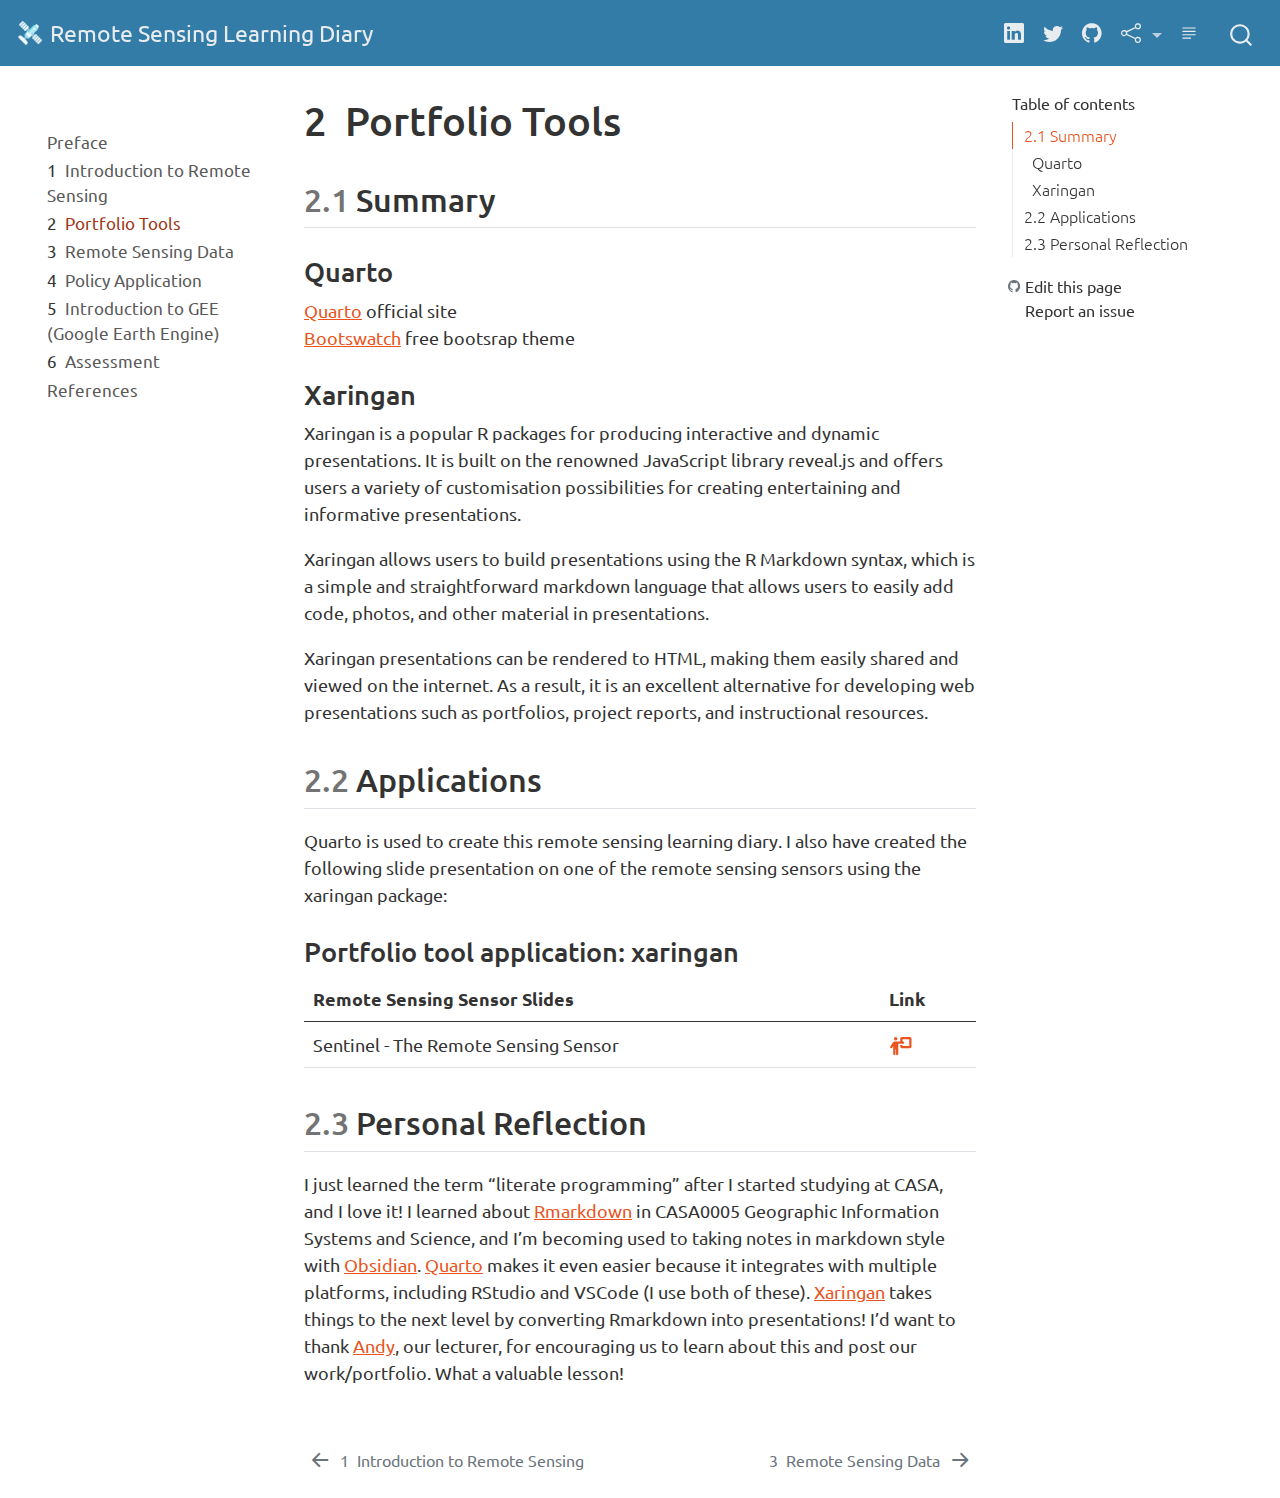
<file: docs/week2 2.html>
<!DOCTYPE html>
<html xmlns="http://www.w3.org/1999/xhtml" lang="en" xml:lang="en"><head>
<meta http-equiv="Content-Type" content="text/html; charset=UTF-8">
<meta charset="utf-8">
<meta name="generator" content="quarto-1.2.269">
<meta name="viewport" content="width=device-width, initial-scale=1.0, user-scalable=yes">
<title>Remote Sensing Learning Diary - 2&nbsp; Portfolio Tools</title>
<style>
code{white-space: pre-wrap;}
span.smallcaps{font-variant: small-caps;}
div.columns{display: flex; gap: min(4vw, 1.5em);}
div.column{flex: auto; overflow-x: auto;}
div.hanging-indent{margin-left: 1.5em; text-indent: -1.5em;}
ul.task-list{list-style: none;}
ul.task-list li input[type="checkbox"] {
  width: 0.8em;
  margin: 0 0.8em 0.2em -1.6em;
  vertical-align: middle;
}
</style>

<script src="site_libs/quarto-nav/quarto-nav.js"></script>
<script src="site_libs/quarto-nav/headroom.min.js"></script>
<script src="site_libs/clipboard/clipboard.min.js"></script>
<script src="site_libs/quarto-search/autocomplete.umd.js"></script>
<script src="site_libs/quarto-search/fuse.min.js"></script>
<script src="site_libs/quarto-search/quarto-search.js"></script>
<meta name="quarto:offset" content="./">
<link href="./week3.html" rel="next">
<link href="./week1.html" rel="prev">
<link href="./img/space-satellite.png" rel="icon" type="image/png">
<script src="site_libs/quarto-html/quarto.js"></script>
<script src="site_libs/quarto-html/popper.min.js"></script>
<script src="site_libs/quarto-html/tippy.umd.min.js"></script>
<script src="site_libs/quarto-html/anchor.min.js"></script>
<link href="site_libs/quarto-html/tippy.css" rel="stylesheet">
<link href="site_libs/quarto-html/quarto-syntax-highlighting.css" rel="stylesheet" id="quarto-text-highlighting-styles">
<script src="site_libs/bootstrap/bootstrap.min.js"></script>
<link href="site_libs/bootstrap/bootstrap-icons.css" rel="stylesheet">
<link href="site_libs/bootstrap/bootstrap.min.css" rel="stylesheet" id="quarto-bootstrap" data-mode="light"><script id="quarto-search-options" type="application/json">{
  "location": "navbar",
  "copy-button": false,
  "collapse-after": 3,
  "panel-placement": "end",
  "type": "overlay",
  "limit": 20,
  "language": {
    "search-no-results-text": "No results",
    "search-matching-documents-text": "matching documents",
    "search-copy-link-title": "Copy link to search",
    "search-hide-matches-text": "Hide additional matches",
    "search-more-match-text": "more match in this document",
    "search-more-matches-text": "more matches in this document",
    "search-clear-button-title": "Clear",
    "search-detached-cancel-button-title": "Cancel",
    "search-submit-button-title": "Submit"
  }
}</script>
</head>
<body class="nav-sidebar floating nav-fixed">

<div id="quarto-search-results"></div>
  <header id="quarto-header" class="headroom fixed-top"><nav class="navbar navbar-expand-sm navbar-dark "><div class="navbar-container container-fluid">
      <div class="navbar-brand-container">
    <a href="./index.html" class="navbar-brand navbar-brand-logo">
    <img src="./img/space-satellite.png" alt="" class="navbar-logo"></a>
    <a class="navbar-brand" href="./index.html">
    <span class="navbar-title">Remote Sensing Learning Diary</span>
    </a>
  </div>
          <button class="navbar-toggler" type="button" data-bs-toggle="collapse" data-bs-target="#navbarCollapse" aria-controls="navbarCollapse" aria-expanded="false" aria-label="Toggle navigation" onclick="if (window.quartoToggleHeadroom) { window.quartoToggleHeadroom(); }">
  <span class="navbar-toggler-icon"></span>
</button>
          <div class="collapse navbar-collapse" id="navbarCollapse">
            <ul class="navbar-nav navbar-nav-scroll ms-auto">
<li class="nav-item compact">
    <a class="nav-link" href="https://www.linkedin.com/in/listianingrumr"><i class="bi bi-linkedin" role="img">
</i> 
 <span class="menu-text"></span></a>
  </li>  
  <li class="nav-item compact">
    <a class="nav-link" href="https://twitter.com/rahmaditalistia"><i class="bi bi-twitter" role="img">
</i> 
 <span class="menu-text"></span></a>
  </li>  
  <li class="nav-item compact">
    <a class="nav-link" href="https://github.com/ListianingrumR/remote-sensing"><i class="bi bi-github" role="img" aria-label="Source Code">
</i> 
 <span class="menu-text"></span></a>
  </li>  
  <li class="nav-item dropdown  compact">
    <a class="nav-link dropdown-toggle" href="#" id="" role="button" data-bs-toggle="dropdown" aria-expanded="false">
      <i class="bi bi-share" role="img" aria-label="Share">
</i> 
 <span class="menu-text"></span>
    </a>
    <ul class="dropdown-menu dropdown-menu-end" aria-labelledby="">
<li>
    <a class="dropdown-item" href="https://www.linkedin.com/sharing/share-offsite/?url=%7Curl%7C"><i class="bi bi-linkedin" role="img">
</i> 
 <span class="dropdown-text">LinkedIn</span></a>
  </li>  
        <li>
    <a class="dropdown-item" href="https://twitter.com/intent/tweet?url=%7Curl%7C"><i class="bi bi-twitter" role="img">
</i> 
 <span class="dropdown-text">Twitter</span></a>
  </li>  
        <li>
    <a class="dropdown-item" href="https://www.facebook.com/sharer/sharer.php?u=%7Curl%7C"><i class="bi bi-facebook" role="img">
</i> 
 <span class="dropdown-text">Facebook</span></a>
  </li>  
    </ul>
</li>
</ul>
<div class="quarto-toggle-container">
                  <a href="" class="quarto-reader-toggle nav-link" onclick="window.quartoToggleReader(); return false;" title="Toggle reader mode">
  <div class="quarto-reader-toggle-btn">
  <i class="bi"></i>
  </div>
</a>
              </div>
              <div id="quarto-search" class="" title="Search"></div>
          </div> <!-- /navcollapse -->
      </div> <!-- /container-fluid -->
    </nav><nav class="quarto-secondary-nav" data-bs-toggle="collapse" data-bs-target="#quarto-sidebar" aria-controls="quarto-sidebar" aria-expanded="false" aria-label="Toggle sidebar navigation" onclick="if (window.quartoToggleHeadroom) { window.quartoToggleHeadroom(); }"><div class="container-fluid d-flex justify-content-between">
      <h1 class="quarto-secondary-nav-title">
<span class="chapter-number">2</span>&nbsp; <span class="chapter-title">Portfolio Tools</span>
</h1>
      <button type="button" class="quarto-btn-toggle btn" aria-label="Show secondary navigation">
        <i class="bi bi-chevron-right"></i>
      </button>
    </div>
  </nav></header><!-- content --><div id="quarto-content" class="quarto-container page-columns page-rows-contents page-layout-article page-navbar">
<!-- sidebar -->
  <nav id="quarto-sidebar" class="sidebar collapse sidebar-navigation floating overflow-auto"><div class="mt-2 flex-shrink-0 align-items-center">
        <div class="sidebar-search">
        <div id="quarto-search" class="" title="Search"></div>
        </div>
      </div>
    <div class="sidebar-menu-container"> 
    <ul class="list-unstyled mt-1">
<li class="sidebar-item">
  <div class="sidebar-item-container"> 
  <a href="./index.html" class="sidebar-item-text sidebar-link">Preface</a>
  </div>
</li>
        <li class="sidebar-item">
  <div class="sidebar-item-container"> 
  <a href="./week1.html" class="sidebar-item-text sidebar-link"><span class="chapter-number">1</span>&nbsp; <span class="chapter-title">Introduction to Remote Sensing</span></a>
  </div>
</li>
        <li class="sidebar-item">
  <div class="sidebar-item-container"> 
  <a href="./week2.html" class="sidebar-item-text sidebar-link active"><span class="chapter-number">2</span>&nbsp; <span class="chapter-title">Portfolio Tools</span></a>
  </div>
</li>
        <li class="sidebar-item">
  <div class="sidebar-item-container"> 
  <a href="./week3.html" class="sidebar-item-text sidebar-link"><span class="chapter-number">3</span>&nbsp; <span class="chapter-title">Remote Sensing Data</span></a>
  </div>
</li>
        <li class="sidebar-item">
  <div class="sidebar-item-container"> 
  <a href="./week4.html" class="sidebar-item-text sidebar-link"><span class="chapter-number">4</span>&nbsp; <span class="chapter-title">Policy Application</span></a>
  </div>
</li>
        <li class="sidebar-item">
  <div class="sidebar-item-container"> 
  <a href="./week5.html" class="sidebar-item-text sidebar-link"><span class="chapter-number">5</span>&nbsp; <span class="chapter-title">Introduction to GEE (Google Earth Engine)</span></a>
  </div>
</li>
        <li class="sidebar-item">
  <div class="sidebar-item-container"> 
  <a href="./ms.html" class="sidebar-item-text sidebar-link"><span class="chapter-number">6</span>&nbsp; <span class="chapter-title">Assessment</span></a>
  </div>
</li>
        <li class="sidebar-item">
  <div class="sidebar-item-container"> 
  <a href="./references.html" class="sidebar-item-text sidebar-link">References</a>
  </div>
</li>
    </ul>
</div>
</nav><!-- margin-sidebar --><div id="quarto-margin-sidebar" class="sidebar margin-sidebar">
        <nav id="TOC" role="doc-toc" class="toc-active"><h2 id="toc-title">Table of contents</h2>
   
  <ul>
<li>
<a href="#summary" id="toc-summary" class="nav-link active" data-scroll-target="#summary"><span class="toc-section-number">2.1</span>  Summary</a>
  <ul class="collapse">
<li><a href="#quarto" id="toc-quarto" class="nav-link" data-scroll-target="#quarto">Quarto</a></li>
  <li><a href="#xaringan" id="toc-xaringan" class="nav-link" data-scroll-target="#xaringan">Xaringan</a></li>
  </ul>
</li>
  <li>
<a href="#applications" id="toc-applications" class="nav-link" data-scroll-target="#applications"><span class="toc-section-number">2.2</span>  Applications</a>
  <ul class="collapse">
<li><a href="#portfolio-tool-application-xaringan" id="toc-portfolio-tool-application-xaringan" class="nav-link" data-scroll-target="#portfolio-tool-application-xaringan">Portfolio tool application: xaringan</a></li>
  </ul>
</li>
  <li><a href="#personal-reflection" id="toc-personal-reflection" class="nav-link" data-scroll-target="#personal-reflection"><span class="toc-section-number">2.3</span>  Personal Reflection</a></li>
  </ul><div class="toc-actions"><div><i class="bi bi-github"></i></div><div class="action-links"><p><a href="https://github.com/ListianingrumR/remote-sensing/edit/main/week2.qmd" class="toc-action">Edit this page</a></p><p><a href="https://github.com/ListianingrumR/remote-sensing/issues/new" class="toc-action">Report an issue</a></p></div></div></nav>
    </div>
<!-- main -->
<main class="content" id="quarto-document-content"><header id="title-block-header" class="quarto-title-block default"><div class="quarto-title">
<h1 class="title d-none d-lg-block">
<span class="chapter-number">2</span>&nbsp; <span class="chapter-title">Portfolio Tools</span>
</h1>
</div>



<div class="quarto-title-meta">

    
  
    
  </div>
  

</header><section id="summary" class="level2" data-number="2.1"><h2 data-number="2.1" class="anchored" data-anchor-id="summary">
<span class="header-section-number">2.1</span> Summary</h2>
<section id="quarto" class="level3 unnumbered"><h3 class="unnumbered anchored" data-anchor-id="quarto">Quarto</h3>
<p><a href="https://quarto.org">Quarto</a> official site<br><a href="https://bootswatch.com/united/">Bootswatch</a> free bootsrap theme</p>
</section><section id="xaringan" class="level3 unnumbered"><h3 class="unnumbered anchored" data-anchor-id="xaringan">Xaringan</h3>
<p>Xaringan is a popular R packages for producing interactive and dynamic presentations. It is built on the renowned JavaScript library reveal.js and offers users a variety of customisation possibilities for creating entertaining and informative presentations.</p>
<p>Xaringan allows users to build presentations using the R Markdown syntax, which is a simple and straightforward markdown language that allows users to easily add code, photos, and other material in presentations.</p>
<p>Xaringan presentations can be rendered to HTML, making them easily shared and viewed on the internet. As a result, it is an excellent alternative for developing web presentations such as portfolios, project reports, and instructional resources.</p>
</section></section><section id="applications" class="level2" data-number="2.2"><h2 data-number="2.2" class="anchored" data-anchor-id="applications">
<span class="header-section-number">2.2</span> Applications</h2>
<p>Quarto is used to create this remote sensing learning diary. I also have created the following slide presentation on one of the remote sensing sensors using the xaringan package:</p>
<section id="portfolio-tool-application-xaringan" class="level3 unnumbered"><h3 class="unnumbered anchored" data-anchor-id="portfolio-tool-application-xaringan">Portfolio tool application: xaringan</h3>
<table class="table">
<thead><tr class="header">
<th>Remote Sensing Sensor Slides</th>
<th style="text-align: left;">Link</th>
</tr></thead>
<tbody><tr class="odd">
<td>Sentinel - The Remote Sensing Sensor</td>
<td style="text-align: left;"><a href="https://listianingrumr.github.io/sensor"><svg aria-hidden="true" role="img" viewbox="0 0 640 512" style="height:1em;width:1.25em;vertical-align:-0.125em;margin-left:auto;margin-right:auto;font-size:inherit;fill:currentColor;overflow:visible;position:relative;"><path d="M192 96c26.5 0 48-21.5 48-48s-21.5-48-48-48s-48 21.5-48 48s21.5 48 48 48zm-8 384V352h16V480c0 17.7 14.3 32 32 32s32-14.3 32-32V192h56 64 16c17.7 0 32-14.3 32-32s-14.3-32-32-32H384V64H576V256H384V224H320v48c0 26.5 21.5 48 48 48H592c26.5 0 48-21.5 48-48V48c0-26.5-21.5-48-48-48H368c-26.5 0-48 21.5-48 48v80H243.1 177.1c-33.7 0-64.9 17.7-82.3 46.6l-58.3 97c-9.1 15.1-4.2 34.8 10.9 43.9s34.8 4.2 43.9-10.9L120 256.9V480c0 17.7 14.3 32 32 32s32-14.3 32-32z"></path></svg></a></td>
</tr></tbody>
</table></section></section><section id="personal-reflection" class="level2" data-number="2.3"><h2 data-number="2.3" class="anchored" data-anchor-id="personal-reflection">
<span class="header-section-number">2.3</span> Personal Reflection</h2>
<p>I just learned the term “literate programming” after I started studying at CASA, and I love it! I learned about <a href="https://rmarkdown.rstudio.com">Rmarkdown</a> in CASA0005 Geographic Information Systems and Science, and I’m becoming used to taking notes in markdown style with <a href="https://obsidian.md">Obsidian</a>. <a href="https://quarto.org">Quarto</a> makes it even easier because it integrates with multiple platforms, including RStudio and VSCode (I use both of these). <a href="https://github.com/yihui/xaringan">Xaringan</a> takes things to the next level by converting Rmarkdown into presentations! I’d want to thank <a href="https://andrewmaclachlan.rbind.io">Andy</a>, our lecturer, for encouraging us to learn about this and post our work/portfolio. What a valuable lesson!</p>


</section></main><!-- /main --><script id="quarto-html-after-body" type="application/javascript">
window.document.addEventListener("DOMContentLoaded", function (event) {
  const toggleBodyColorMode = (bsSheetEl) => {
    const mode = bsSheetEl.getAttribute("data-mode");
    const bodyEl = window.document.querySelector("body");
    if (mode === "dark") {
      bodyEl.classList.add("quarto-dark");
      bodyEl.classList.remove("quarto-light");
    } else {
      bodyEl.classList.add("quarto-light");
      bodyEl.classList.remove("quarto-dark");
    }
  }
  const toggleBodyColorPrimary = () => {
    const bsSheetEl = window.document.querySelector("link#quarto-bootstrap");
    if (bsSheetEl) {
      toggleBodyColorMode(bsSheetEl);
    }
  }
  toggleBodyColorPrimary();  
  const icon = "";
  const anchorJS = new window.AnchorJS();
  anchorJS.options = {
    placement: 'right',
    icon: icon
  };
  anchorJS.add('.anchored');
  const clipboard = new window.ClipboardJS('.code-copy-button', {
    target: function(trigger) {
      return trigger.previousElementSibling;
    }
  });
  clipboard.on('success', function(e) {
    // button target
    const button = e.trigger;
    // don't keep focus
    button.blur();
    // flash "checked"
    button.classList.add('code-copy-button-checked');
    var currentTitle = button.getAttribute("title");
    button.setAttribute("title", "Copied!");
    let tooltip;
    if (window.bootstrap) {
      button.setAttribute("data-bs-toggle", "tooltip");
      button.setAttribute("data-bs-placement", "left");
      button.setAttribute("data-bs-title", "Copied!");
      tooltip = new bootstrap.Tooltip(button, 
        { trigger: "manual", 
          customClass: "code-copy-button-tooltip",
          offset: [0, -8]});
      tooltip.show();    
    }
    setTimeout(function() {
      if (tooltip) {
        tooltip.hide();
        button.removeAttribute("data-bs-title");
        button.removeAttribute("data-bs-toggle");
        button.removeAttribute("data-bs-placement");
      }
      button.setAttribute("title", currentTitle);
      button.classList.remove('code-copy-button-checked');
    }, 1000);
    // clear code selection
    e.clearSelection();
  });
  function tippyHover(el, contentFn) {
    const config = {
      allowHTML: true,
      content: contentFn,
      maxWidth: 500,
      delay: 100,
      arrow: false,
      appendTo: function(el) {
          return el.parentElement;
      },
      interactive: true,
      interactiveBorder: 10,
      theme: 'quarto',
      placement: 'bottom-start'
    };
    window.tippy(el, config); 
  }
  const noterefs = window.document.querySelectorAll('a[role="doc-noteref"]');
  for (var i=0; i<noterefs.length; i++) {
    const ref = noterefs[i];
    tippyHover(ref, function() {
      // use id or data attribute instead here
      let href = ref.getAttribute('data-footnote-href') || ref.getAttribute('href');
      try { href = new URL(href).hash; } catch {}
      const id = href.replace(/^#\/?/, "");
      const note = window.document.getElementById(id);
      return note.innerHTML;
    });
  }
  const findCites = (el) => {
    const parentEl = el.parentElement;
    if (parentEl) {
      const cites = parentEl.dataset.cites;
      if (cites) {
        return {
          el,
          cites: cites.split(' ')
        };
      } else {
        return findCites(el.parentElement)
      }
    } else {
      return undefined;
    }
  };
  var bibliorefs = window.document.querySelectorAll('a[role="doc-biblioref"]');
  for (var i=0; i<bibliorefs.length; i++) {
    const ref = bibliorefs[i];
    const citeInfo = findCites(ref);
    if (citeInfo) {
      tippyHover(citeInfo.el, function() {
        var popup = window.document.createElement('div');
        citeInfo.cites.forEach(function(cite) {
          var citeDiv = window.document.createElement('div');
          citeDiv.classList.add('hanging-indent');
          citeDiv.classList.add('csl-entry');
          var biblioDiv = window.document.getElementById('ref-' + cite);
          if (biblioDiv) {
            citeDiv.innerHTML = biblioDiv.innerHTML;
          }
          popup.appendChild(citeDiv);
        });
        return popup.innerHTML;
      });
    }
  }
});
</script><nav class="page-navigation"><div class="nav-page nav-page-previous">
      <a href="./week1.html" class="pagination-link">
        <i class="bi bi-arrow-left-short"></i> <span class="nav-page-text"><span class="chapter-number">1</span>&nbsp; <span class="chapter-title">Introduction to Remote Sensing</span></span>
      </a>          
  </div>
  <div class="nav-page nav-page-next">
      <a href="./week3.html" class="pagination-link">
        <span class="nav-page-text"><span class="chapter-number">3</span>&nbsp; <span class="chapter-title">Remote Sensing Data</span></span> <i class="bi bi-arrow-right-short"></i>
      </a>
  </div>
</nav>
</div> <!-- /content -->



</body></html>
</file>
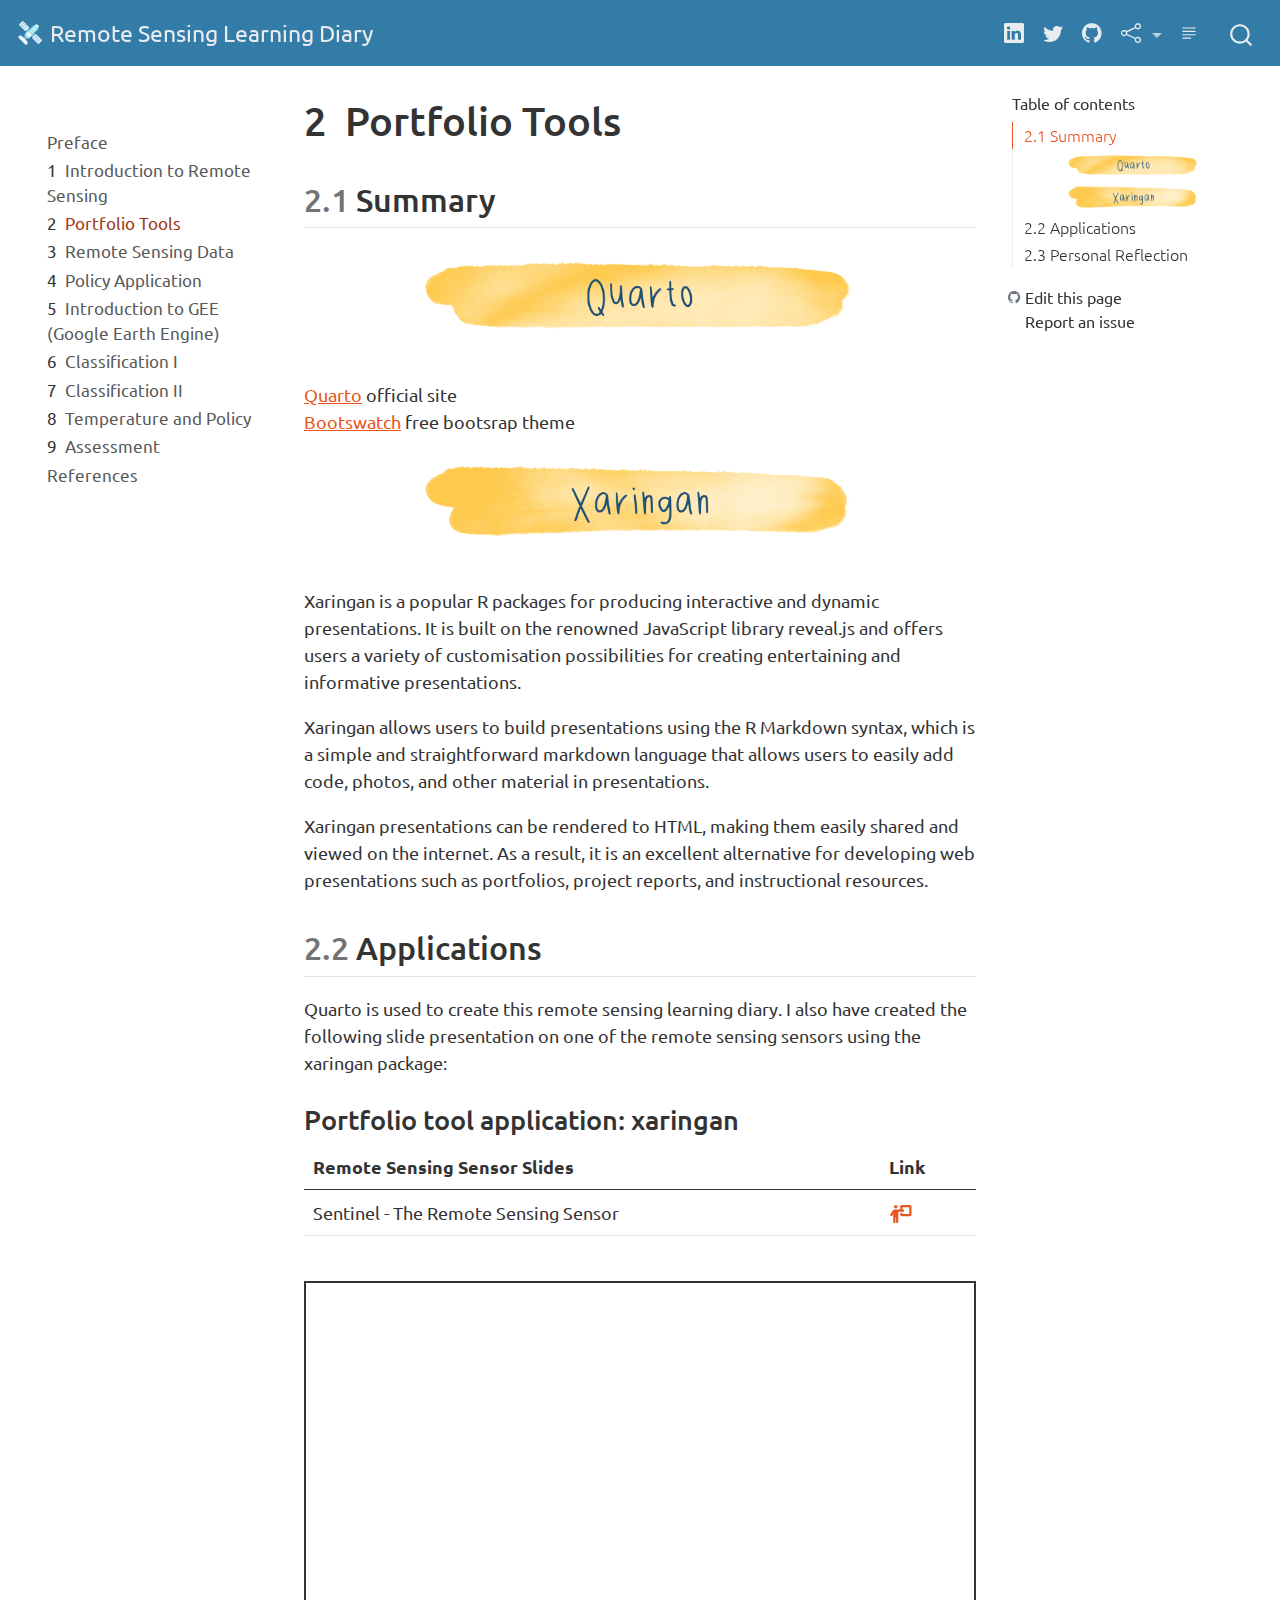
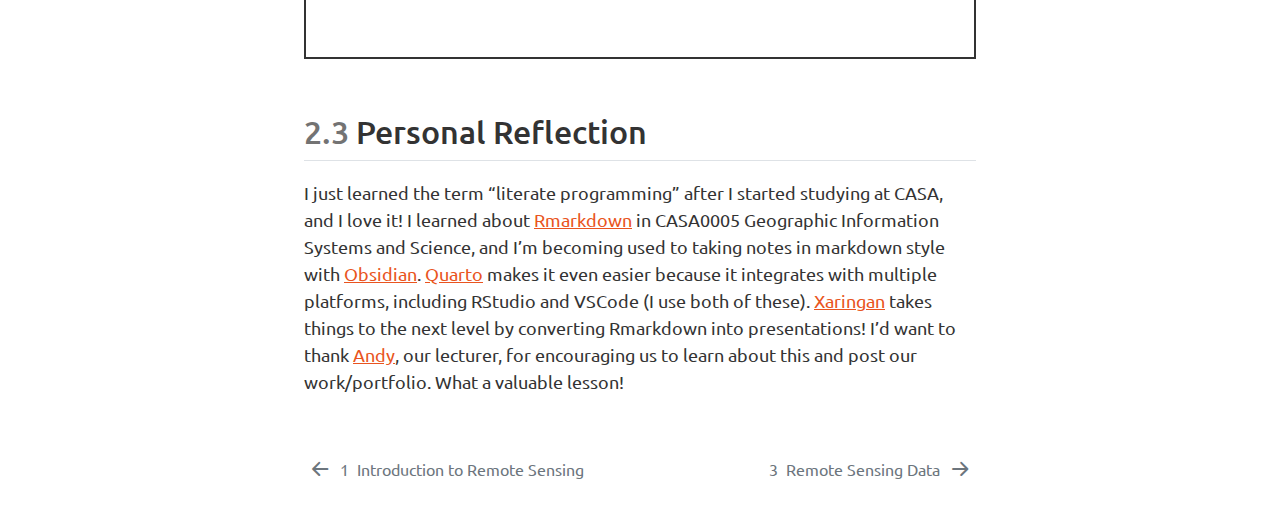
<file: docs/week2.html>
<!DOCTYPE html>
<html xmlns="http://www.w3.org/1999/xhtml" lang="en" xml:lang="en"><head>
<meta http-equiv="Content-Type" content="text/html; charset=UTF-8">
<meta charset="utf-8">
<meta name="generator" content="quarto-1.2.269">
<meta name="viewport" content="width=device-width, initial-scale=1.0, user-scalable=yes">
<title>Remote Sensing Learning Diary - 2&nbsp; Portfolio Tools</title>
<style>
code{white-space: pre-wrap;}
span.smallcaps{font-variant: small-caps;}
div.columns{display: flex; gap: min(4vw, 1.5em);}
div.column{flex: auto; overflow-x: auto;}
div.hanging-indent{margin-left: 1.5em; text-indent: -1.5em;}
ul.task-list{list-style: none;}
ul.task-list li input[type="checkbox"] {
  width: 0.8em;
  margin: 0 0.8em 0.2em -1.6em;
  vertical-align: middle;
}
</style>

<script src="site_libs/quarto-nav/quarto-nav.js"></script>
<script src="site_libs/quarto-nav/headroom.min.js"></script>
<script src="site_libs/clipboard/clipboard.min.js"></script>
<script src="site_libs/quarto-search/autocomplete.umd.js"></script>
<script src="site_libs/quarto-search/fuse.min.js"></script>
<script src="site_libs/quarto-search/quarto-search.js"></script>
<meta name="quarto:offset" content="./">
<link href="./week3.html" rel="next">
<link href="./week1.html" rel="prev">
<link href="./img/space-satellite.png" rel="icon" type="image/png">
<script src="site_libs/quarto-html/quarto.js"></script>
<script src="site_libs/quarto-html/popper.min.js"></script>
<script src="site_libs/quarto-html/tippy.umd.min.js"></script>
<script src="site_libs/quarto-html/anchor.min.js"></script>
<link href="site_libs/quarto-html/tippy.css" rel="stylesheet">
<link href="site_libs/quarto-html/quarto-syntax-highlighting.css" rel="stylesheet" id="quarto-text-highlighting-styles">
<script src="site_libs/bootstrap/bootstrap.min.js"></script>
<link href="site_libs/bootstrap/bootstrap-icons.css" rel="stylesheet">
<link href="site_libs/bootstrap/bootstrap.min.css" rel="stylesheet" id="quarto-bootstrap" data-mode="light"><script id="quarto-search-options" type="application/json">{
  "location": "navbar",
  "copy-button": false,
  "collapse-after": 3,
  "panel-placement": "end",
  "type": "overlay",
  "limit": 20,
  "language": {
    "search-no-results-text": "No results",
    "search-matching-documents-text": "matching documents",
    "search-copy-link-title": "Copy link to search",
    "search-hide-matches-text": "Hide additional matches",
    "search-more-match-text": "more match in this document",
    "search-more-matches-text": "more matches in this document",
    "search-clear-button-title": "Clear",
    "search-detached-cancel-button-title": "Cancel",
    "search-submit-button-title": "Submit"
  }
}</script><script src="site_libs/fitvids-2.1.1/fitvids.min.js"></script>
</head>
<body class="nav-sidebar floating nav-fixed">

<div id="quarto-search-results"></div>
  <header id="quarto-header" class="headroom fixed-top"><nav class="navbar navbar-expand-sm navbar-dark "><div class="navbar-container container-fluid">
      <div class="navbar-brand-container">
    <a href="./index.html" class="navbar-brand navbar-brand-logo">
    <img src="./img/space-satellite.png" alt="" class="navbar-logo"></a>
    <a class="navbar-brand" href="./index.html">
    <span class="navbar-title">Remote Sensing Learning Diary</span>
    </a>
  </div>
          <button class="navbar-toggler" type="button" data-bs-toggle="collapse" data-bs-target="#navbarCollapse" aria-controls="navbarCollapse" aria-expanded="false" aria-label="Toggle navigation" onclick="if (window.quartoToggleHeadroom) { window.quartoToggleHeadroom(); }">
  <span class="navbar-toggler-icon"></span>
</button>
          <div class="collapse navbar-collapse" id="navbarCollapse">
            <ul class="navbar-nav navbar-nav-scroll ms-auto">
<li class="nav-item compact">
    <a class="nav-link" href="https://www.linkedin.com/in/listianingrumr"><i class="bi bi-linkedin" role="img">
</i> 
 <span class="menu-text"></span></a>
  </li>  
  <li class="nav-item compact">
    <a class="nav-link" href="https://twitter.com/rahmaditalistia"><i class="bi bi-twitter" role="img">
</i> 
 <span class="menu-text"></span></a>
  </li>  
  <li class="nav-item compact">
    <a class="nav-link" href="https://github.com/ListianingrumR/remote-sensing"><i class="bi bi-github" role="img" aria-label="Source Code">
</i> 
 <span class="menu-text"></span></a>
  </li>  
  <li class="nav-item dropdown  compact">
    <a class="nav-link dropdown-toggle" href="#" id="" role="button" data-bs-toggle="dropdown" aria-expanded="false">
      <i class="bi bi-share" role="img" aria-label="Share">
</i> 
 <span class="menu-text"></span>
    </a>
    <ul class="dropdown-menu dropdown-menu-end" aria-labelledby="">
<li>
    <a class="dropdown-item" href="https://www.linkedin.com/sharing/share-offsite/?url=%7Curl%7C"><i class="bi bi-linkedin" role="img">
</i> 
 <span class="dropdown-text">LinkedIn</span></a>
  </li>  
        <li>
    <a class="dropdown-item" href="https://twitter.com/intent/tweet?url=%7Curl%7C"><i class="bi bi-twitter" role="img">
</i> 
 <span class="dropdown-text">Twitter</span></a>
  </li>  
        <li>
    <a class="dropdown-item" href="https://www.facebook.com/sharer/sharer.php?u=%7Curl%7C"><i class="bi bi-facebook" role="img">
</i> 
 <span class="dropdown-text">Facebook</span></a>
  </li>  
    </ul>
</li>
</ul>
<div class="quarto-toggle-container">
                  <a href="" class="quarto-reader-toggle nav-link" onclick="window.quartoToggleReader(); return false;" title="Toggle reader mode">
  <div class="quarto-reader-toggle-btn">
  <i class="bi"></i>
  </div>
</a>
              </div>
              <div id="quarto-search" class="" title="Search"></div>
          </div> <!-- /navcollapse -->
      </div> <!-- /container-fluid -->
    </nav><nav class="quarto-secondary-nav" data-bs-toggle="collapse" data-bs-target="#quarto-sidebar" aria-controls="quarto-sidebar" aria-expanded="false" aria-label="Toggle sidebar navigation" onclick="if (window.quartoToggleHeadroom) { window.quartoToggleHeadroom(); }"><div class="container-fluid d-flex justify-content-between">
      <h1 class="quarto-secondary-nav-title">
<span class="chapter-number">2</span>&nbsp; <span class="chapter-title">Portfolio Tools</span>
</h1>
      <button type="button" class="quarto-btn-toggle btn" aria-label="Show secondary navigation">
        <i class="bi bi-chevron-right"></i>
      </button>
    </div>
  </nav></header><!-- content --><div id="quarto-content" class="quarto-container page-columns page-rows-contents page-layout-article page-navbar">
<!-- sidebar -->
  <nav id="quarto-sidebar" class="sidebar collapse sidebar-navigation floating overflow-auto"><div class="mt-2 flex-shrink-0 align-items-center">
        <div class="sidebar-search">
        <div id="quarto-search" class="" title="Search"></div>
        </div>
      </div>
    <div class="sidebar-menu-container"> 
    <ul class="list-unstyled mt-1">
<li class="sidebar-item">
  <div class="sidebar-item-container"> 
  <a href="./index.html" class="sidebar-item-text sidebar-link">Preface</a>
  </div>
</li>
        <li class="sidebar-item">
  <div class="sidebar-item-container"> 
  <a href="./week1.html" class="sidebar-item-text sidebar-link"><span class="chapter-number">1</span>&nbsp; <span class="chapter-title">Introduction to Remote Sensing</span></a>
  </div>
</li>
        <li class="sidebar-item">
  <div class="sidebar-item-container"> 
  <a href="./week2.html" class="sidebar-item-text sidebar-link active"><span class="chapter-number">2</span>&nbsp; <span class="chapter-title">Portfolio Tools</span></a>
  </div>
</li>
        <li class="sidebar-item">
  <div class="sidebar-item-container"> 
  <a href="./week3.html" class="sidebar-item-text sidebar-link"><span class="chapter-number">3</span>&nbsp; <span class="chapter-title">Remote Sensing Data</span></a>
  </div>
</li>
        <li class="sidebar-item">
  <div class="sidebar-item-container"> 
  <a href="./week4.html" class="sidebar-item-text sidebar-link"><span class="chapter-number">4</span>&nbsp; <span class="chapter-title">Policy Application</span></a>
  </div>
</li>
        <li class="sidebar-item">
  <div class="sidebar-item-container"> 
  <a href="./week5.html" class="sidebar-item-text sidebar-link"><span class="chapter-number">5</span>&nbsp; <span class="chapter-title">Introduction to GEE (Google Earth Engine)</span></a>
  </div>
</li>
        <li class="sidebar-item">
  <div class="sidebar-item-container"> 
  <a href="./week6.html" class="sidebar-item-text sidebar-link"><span class="chapter-number">6</span>&nbsp; <span class="chapter-title">Classification I</span></a>
  </div>
</li>
        <li class="sidebar-item">
  <div class="sidebar-item-container"> 
  <a href="./week7.html" class="sidebar-item-text sidebar-link"><span class="chapter-number">7</span>&nbsp; <span class="chapter-title">Classification II</span></a>
  </div>
</li>
        <li class="sidebar-item">
  <div class="sidebar-item-container"> 
  <a href="./week8.html" class="sidebar-item-text sidebar-link"><span class="chapter-number">8</span>&nbsp; <span class="chapter-title">Temperature and Policy</span></a>
  </div>
</li>
        <li class="sidebar-item">
  <div class="sidebar-item-container"> 
  <a href="./ms.html" class="sidebar-item-text sidebar-link"><span class="chapter-number">9</span>&nbsp; <span class="chapter-title">Assessment</span></a>
  </div>
</li>
        <li class="sidebar-item">
  <div class="sidebar-item-container"> 
  <a href="./references.html" class="sidebar-item-text sidebar-link">References</a>
  </div>
</li>
    </ul>
</div>
</nav><!-- margin-sidebar --><div id="quarto-margin-sidebar" class="sidebar margin-sidebar">
        <nav id="TOC" role="doc-toc" class="toc-active"><h2 id="toc-title">Table of contents</h2>
   
  <ul>
<li>
<a href="#summary" id="toc-summary" class="nav-link active" data-scroll-target="#summary"><span class="toc-section-number">2.1</span>  Summary</a>
  <ul class="collapse">
<li><a href="#section" id="toc-section" class="nav-link" data-scroll-target="#section"><img src="img/quarto.PNG" class="img-fluid"></a></li>
  <li><a href="#section-1" id="toc-section-1" class="nav-link" data-scroll-target="#section-1"><img src="img/xaringan.PNG" class="img-fluid"></a></li>
  </ul>
</li>
  <li>
<a href="#applications" id="toc-applications" class="nav-link" data-scroll-target="#applications"><span class="toc-section-number">2.2</span>  Applications</a>
  <ul class="collapse">
<li><a href="#portfolio-tool-application-xaringan" id="toc-portfolio-tool-application-xaringan" class="nav-link" data-scroll-target="#portfolio-tool-application-xaringan">Portfolio tool application: xaringan</a></li>
  </ul>
</li>
  <li><a href="#personal-reflection" id="toc-personal-reflection" class="nav-link" data-scroll-target="#personal-reflection"><span class="toc-section-number">2.3</span>  Personal Reflection</a></li>
  </ul><div class="toc-actions"><div><i class="bi bi-github"></i></div><div class="action-links"><p><a href="https://github.com/ListianingrumR/remote-sensing/edit/main/week2.qmd" class="toc-action">Edit this page</a></p><p><a href="https://github.com/ListianingrumR/remote-sensing/issues/new" class="toc-action">Report an issue</a></p></div></div></nav>
    </div>
<!-- main -->
<main class="content" id="quarto-document-content"><header id="title-block-header" class="quarto-title-block default"><div class="quarto-title">
<h1 class="title d-none d-lg-block">
<span class="chapter-number">2</span>&nbsp; <span class="chapter-title">Portfolio Tools</span>
</h1>
</div>



<div class="quarto-title-meta">

    
  
    
  </div>
  

</header><section id="summary" class="level2" data-number="2.1"><h2 data-number="2.1" class="anchored" data-anchor-id="summary">
<span class="header-section-number">2.1</span> Summary</h2>
<section id="section" class="level3 unnumbered"><h3 class="unnumbered anchored" data-anchor-id="section"><img src="img/quarto.PNG" class="img-fluid"></h3>
<p><a href="https://quarto.org">Quarto</a> official site<br><a href="https://bootswatch.com/united/">Bootswatch</a> free bootsrap theme</p>
</section><section id="section-1" class="level3 unnumbered"><h3 class="unnumbered anchored" data-anchor-id="section-1"><img src="img/xaringan.PNG" class="img-fluid"></h3>
<p>Xaringan is a popular R packages for producing interactive and dynamic presentations. It is built on the renowned JavaScript library reveal.js and offers users a variety of customisation possibilities for creating entertaining and informative presentations.</p>
<p>Xaringan allows users to build presentations using the R Markdown syntax, which is a simple and straightforward markdown language that allows users to easily add code, photos, and other material in presentations.</p>
<p>Xaringan presentations can be rendered to HTML, making them easily shared and viewed on the internet. As a result, it is an excellent alternative for developing web presentations such as portfolios, project reports, and instructional resources.</p>
</section></section><section id="applications" class="level2" data-number="2.2"><h2 data-number="2.2" class="anchored" data-anchor-id="applications">
<span class="header-section-number">2.2</span> Applications</h2>
<p>Quarto is used to create this remote sensing learning diary. I also have created the following slide presentation on one of the remote sensing sensors using the xaringan package:</p>
<section id="portfolio-tool-application-xaringan" class="level3 unnumbered"><h3 class="unnumbered anchored" data-anchor-id="portfolio-tool-application-xaringan">Portfolio tool application: xaringan</h3>
<table class="table">
<thead><tr class="header">
<th>Remote Sensing Sensor Slides</th>
<th style="text-align: left;">Link</th>
</tr></thead>
<tbody><tr class="odd">
<td>Sentinel - The Remote Sensing Sensor</td>
<td style="text-align: left;"><a href="https://listianingrumr.github.io/sensor"><svg aria-hidden="true" role="img" viewbox="0 0 640 512" style="height:1em;width:1.25em;vertical-align:-0.125em;margin-left:auto;margin-right:auto;font-size:inherit;fill:currentColor;overflow:visible;position:relative;"><path d="M192 96c26.5 0 48-21.5 48-48s-21.5-48-48-48s-48 21.5-48 48s21.5 48 48 48zm-8 384V352h16V480c0 17.7 14.3 32 32 32s32-14.3 32-32V192h56 64 16c17.7 0 32-14.3 32-32s-14.3-32-32-32H384V64H576V256H384V224H320v48c0 26.5 21.5 48 48 48H592c26.5 0 48-21.5 48-48V48c0-26.5-21.5-48-48-48H368c-26.5 0-48 21.5-48 48v80H243.1 177.1c-33.7 0-64.9 17.7-82.3 46.6l-58.3 97c-9.1 15.1-4.2 34.8 10.9 43.9s34.8 4.2 43.9-10.9L120 256.9V480c0 17.7 14.3 32 32 32s32-14.3 32-32z"></path></svg></a></td>
</tr></tbody>
</table>
<div class="cell">
<div class="cell-output-display">
<div class="shareagain" style="min-width:300px;margin:1em auto;" data-exeternal="1">
<iframe src="https://listianingrumr.github.io/sensor" width="1600" height="900" style="border:2px solid currentColor;" loading="lazy" allowfullscreen=""></iframe>
<script>fitvids('.shareagain', {players: 'iframe'});</script>
</div>
</div>
</div>
</section></section><section id="personal-reflection" class="level2" data-number="2.3"><h2 data-number="2.3" class="anchored" data-anchor-id="personal-reflection">
<span class="header-section-number">2.3</span> Personal Reflection</h2>
<p>I just learned the term “literate programming” after I started studying at CASA, and I love it! I learned about <a href="https://rmarkdown.rstudio.com">Rmarkdown</a> in CASA0005 Geographic Information Systems and Science, and I’m becoming used to taking notes in markdown style with <a href="https://obsidian.md">Obsidian</a>. <a href="https://quarto.org">Quarto</a> makes it even easier because it integrates with multiple platforms, including RStudio and VSCode (I use both of these). <a href="https://github.com/yihui/xaringan">Xaringan</a> takes things to the next level by converting Rmarkdown into presentations! I’d want to thank <a href="https://andrewmaclachlan.rbind.io">Andy</a>, our lecturer, for encouraging us to learn about this and post our work/portfolio. What a valuable lesson!</p>


</section></main><!-- /main --><script id="quarto-html-after-body" type="application/javascript">
window.document.addEventListener("DOMContentLoaded", function (event) {
  const toggleBodyColorMode = (bsSheetEl) => {
    const mode = bsSheetEl.getAttribute("data-mode");
    const bodyEl = window.document.querySelector("body");
    if (mode === "dark") {
      bodyEl.classList.add("quarto-dark");
      bodyEl.classList.remove("quarto-light");
    } else {
      bodyEl.classList.add("quarto-light");
      bodyEl.classList.remove("quarto-dark");
    }
  }
  const toggleBodyColorPrimary = () => {
    const bsSheetEl = window.document.querySelector("link#quarto-bootstrap");
    if (bsSheetEl) {
      toggleBodyColorMode(bsSheetEl);
    }
  }
  toggleBodyColorPrimary();  
  const icon = "";
  const anchorJS = new window.AnchorJS();
  anchorJS.options = {
    placement: 'right',
    icon: icon
  };
  anchorJS.add('.anchored');
  const clipboard = new window.ClipboardJS('.code-copy-button', {
    target: function(trigger) {
      return trigger.previousElementSibling;
    }
  });
  clipboard.on('success', function(e) {
    // button target
    const button = e.trigger;
    // don't keep focus
    button.blur();
    // flash "checked"
    button.classList.add('code-copy-button-checked');
    var currentTitle = button.getAttribute("title");
    button.setAttribute("title", "Copied!");
    let tooltip;
    if (window.bootstrap) {
      button.setAttribute("data-bs-toggle", "tooltip");
      button.setAttribute("data-bs-placement", "left");
      button.setAttribute("data-bs-title", "Copied!");
      tooltip = new bootstrap.Tooltip(button, 
        { trigger: "manual", 
          customClass: "code-copy-button-tooltip",
          offset: [0, -8]});
      tooltip.show();    
    }
    setTimeout(function() {
      if (tooltip) {
        tooltip.hide();
        button.removeAttribute("data-bs-title");
        button.removeAttribute("data-bs-toggle");
        button.removeAttribute("data-bs-placement");
      }
      button.setAttribute("title", currentTitle);
      button.classList.remove('code-copy-button-checked');
    }, 1000);
    // clear code selection
    e.clearSelection();
  });
  function tippyHover(el, contentFn) {
    const config = {
      allowHTML: true,
      content: contentFn,
      maxWidth: 500,
      delay: 100,
      arrow: false,
      appendTo: function(el) {
          return el.parentElement;
      },
      interactive: true,
      interactiveBorder: 10,
      theme: 'quarto',
      placement: 'bottom-start'
    };
    window.tippy(el, config); 
  }
  const noterefs = window.document.querySelectorAll('a[role="doc-noteref"]');
  for (var i=0; i<noterefs.length; i++) {
    const ref = noterefs[i];
    tippyHover(ref, function() {
      // use id or data attribute instead here
      let href = ref.getAttribute('data-footnote-href') || ref.getAttribute('href');
      try { href = new URL(href).hash; } catch {}
      const id = href.replace(/^#\/?/, "");
      const note = window.document.getElementById(id);
      return note.innerHTML;
    });
  }
  const findCites = (el) => {
    const parentEl = el.parentElement;
    if (parentEl) {
      const cites = parentEl.dataset.cites;
      if (cites) {
        return {
          el,
          cites: cites.split(' ')
        };
      } else {
        return findCites(el.parentElement)
      }
    } else {
      return undefined;
    }
  };
  var bibliorefs = window.document.querySelectorAll('a[role="doc-biblioref"]');
  for (var i=0; i<bibliorefs.length; i++) {
    const ref = bibliorefs[i];
    const citeInfo = findCites(ref);
    if (citeInfo) {
      tippyHover(citeInfo.el, function() {
        var popup = window.document.createElement('div');
        citeInfo.cites.forEach(function(cite) {
          var citeDiv = window.document.createElement('div');
          citeDiv.classList.add('hanging-indent');
          citeDiv.classList.add('csl-entry');
          var biblioDiv = window.document.getElementById('ref-' + cite);
          if (biblioDiv) {
            citeDiv.innerHTML = biblioDiv.innerHTML;
          }
          popup.appendChild(citeDiv);
        });
        return popup.innerHTML;
      });
    }
  }
});
</script><nav class="page-navigation"><div class="nav-page nav-page-previous">
      <a href="./week1.html" class="pagination-link">
        <i class="bi bi-arrow-left-short"></i> <span class="nav-page-text"><span class="chapter-number">1</span>&nbsp; <span class="chapter-title">Introduction to Remote Sensing</span></span>
      </a>          
  </div>
  <div class="nav-page nav-page-next">
      <a href="./week3.html" class="pagination-link">
        <span class="nav-page-text"><span class="chapter-number">3</span>&nbsp; <span class="chapter-title">Remote Sensing Data</span></span> <i class="bi bi-arrow-right-short"></i>
      </a>
  </div>
</nav>
</div> <!-- /content -->



</body></html>
</file>
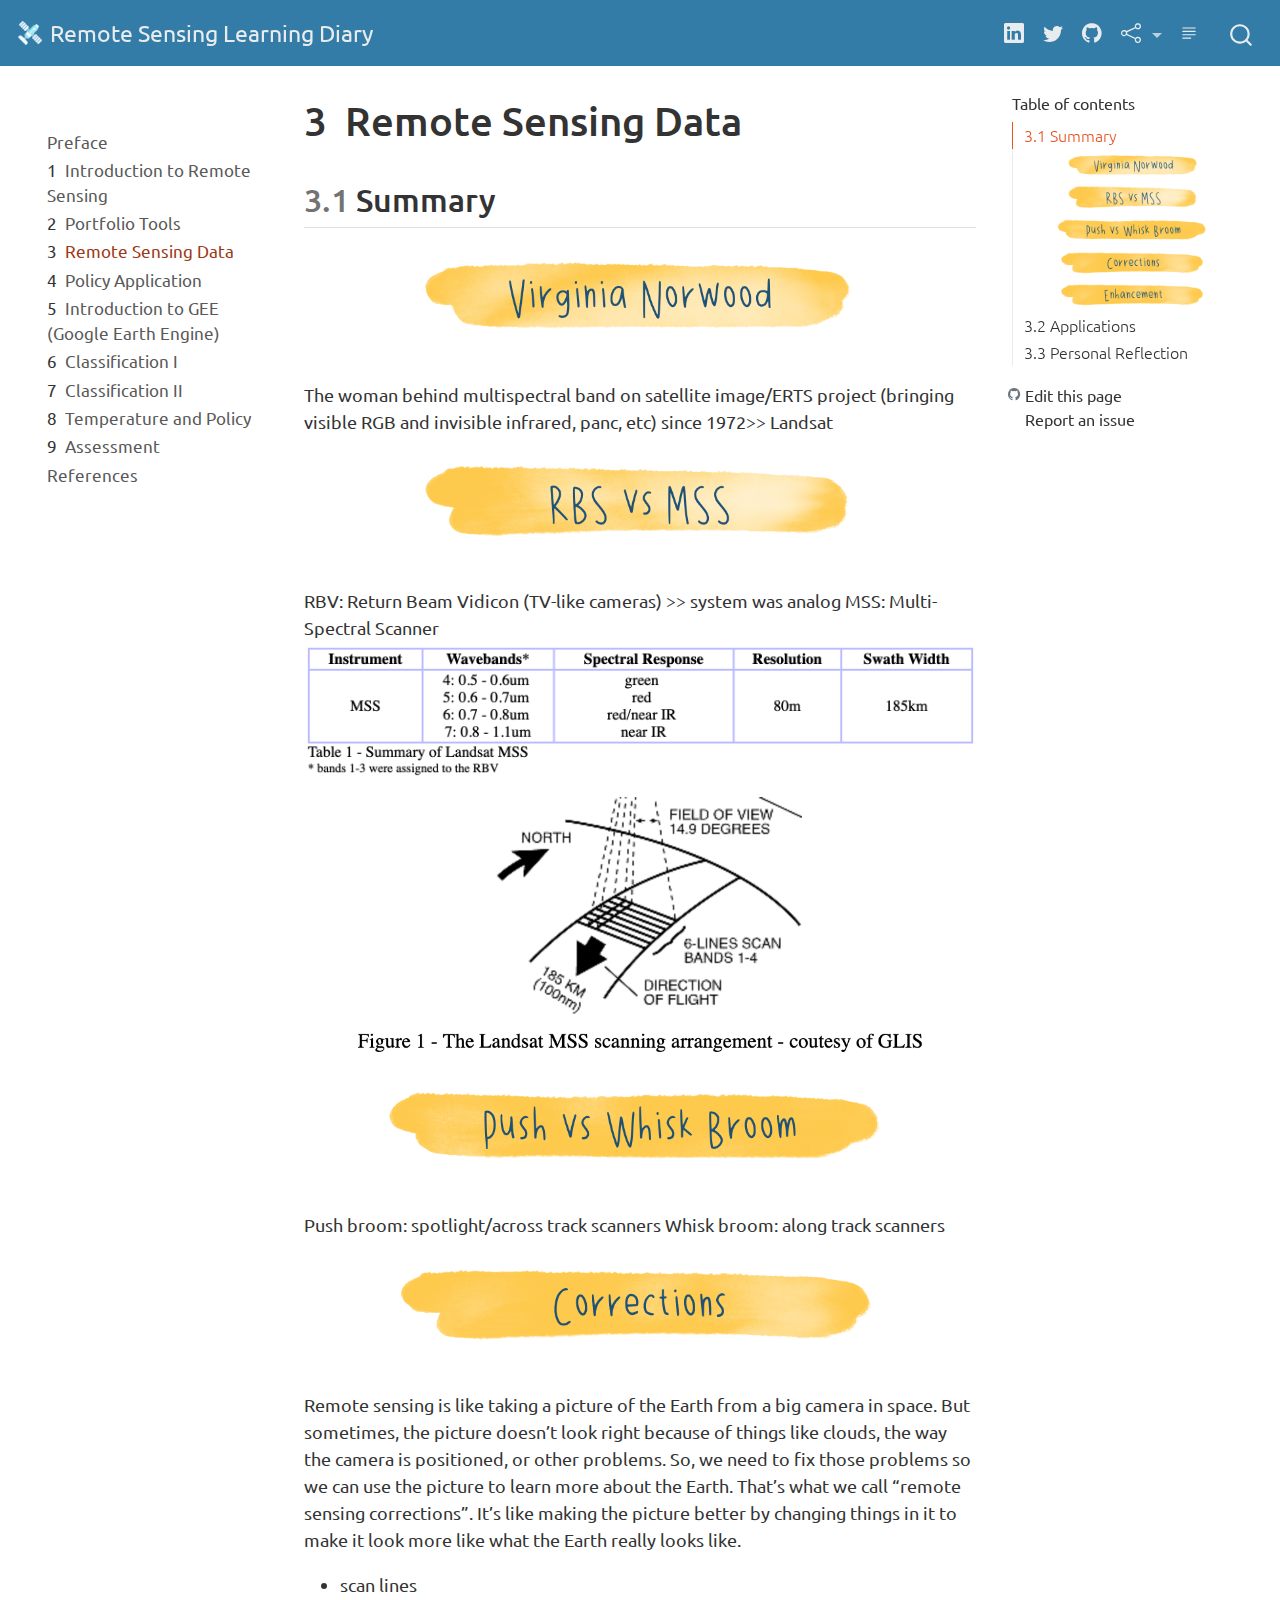
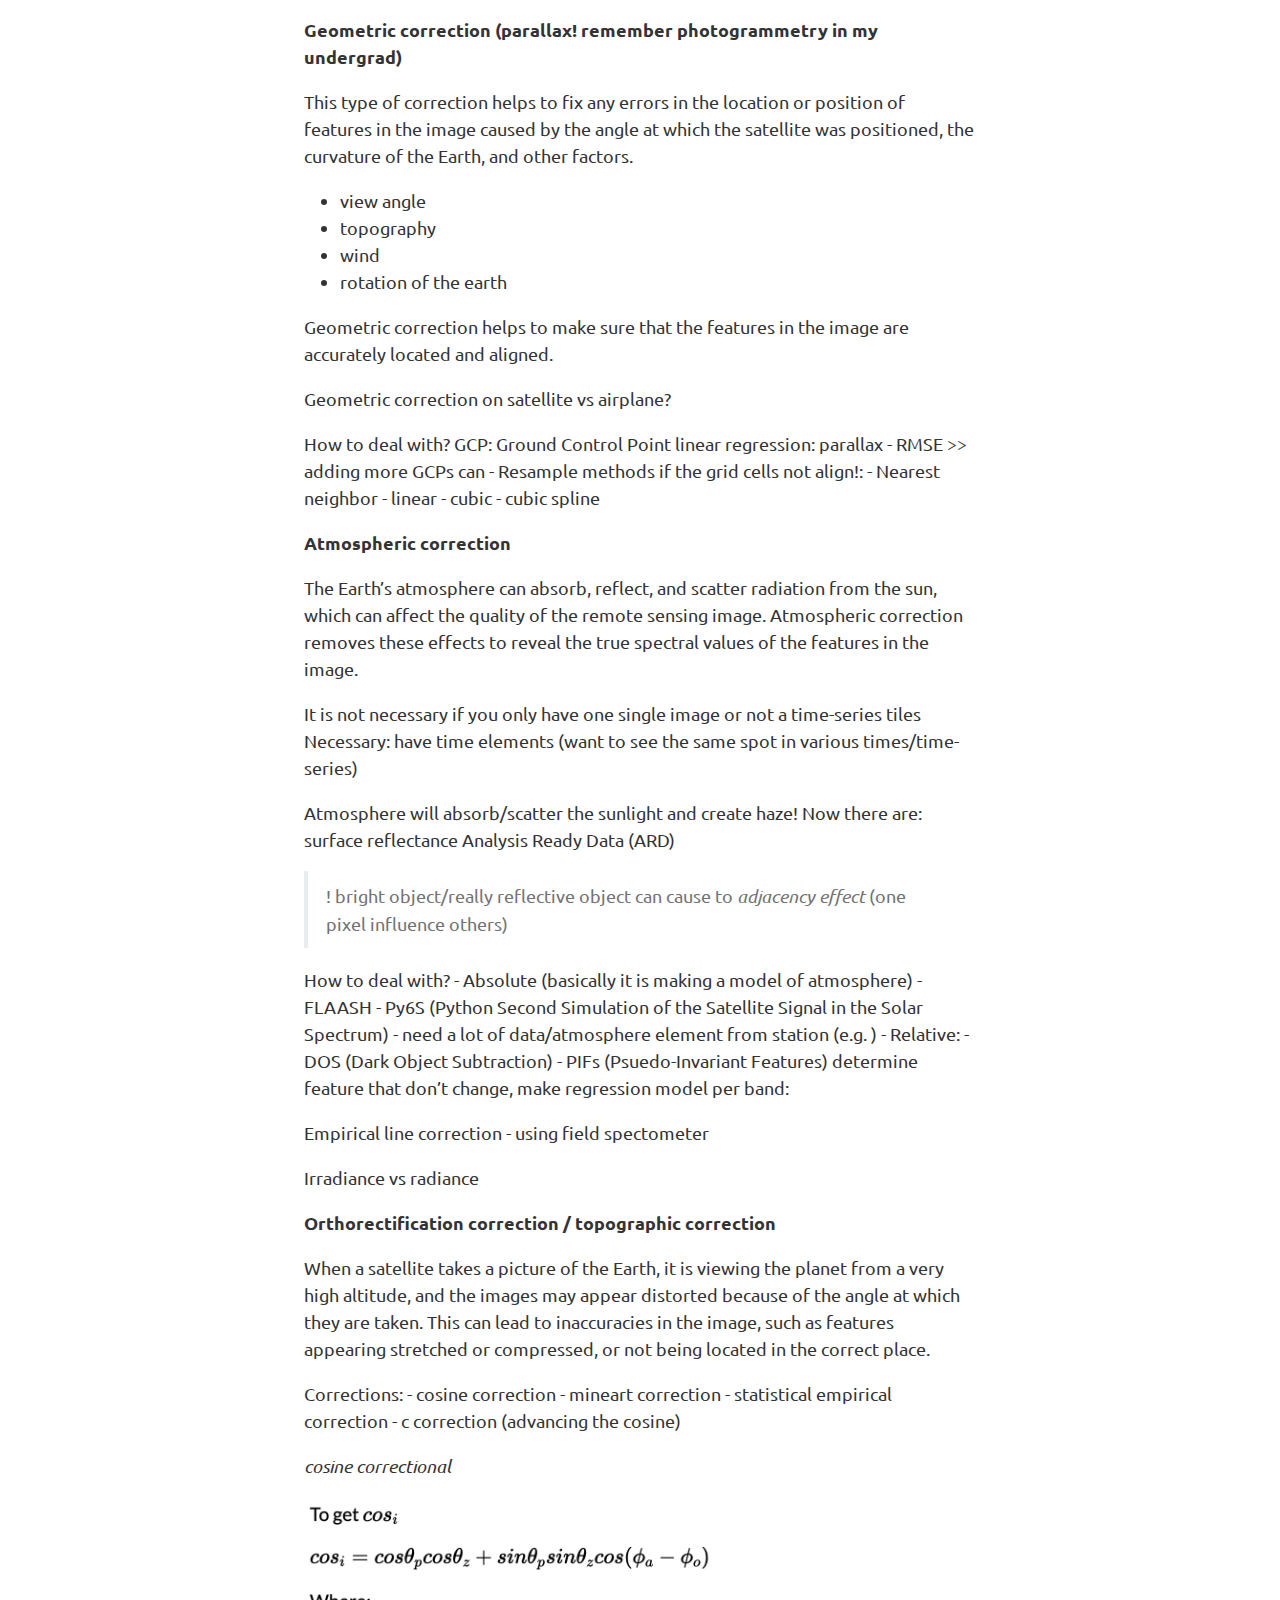
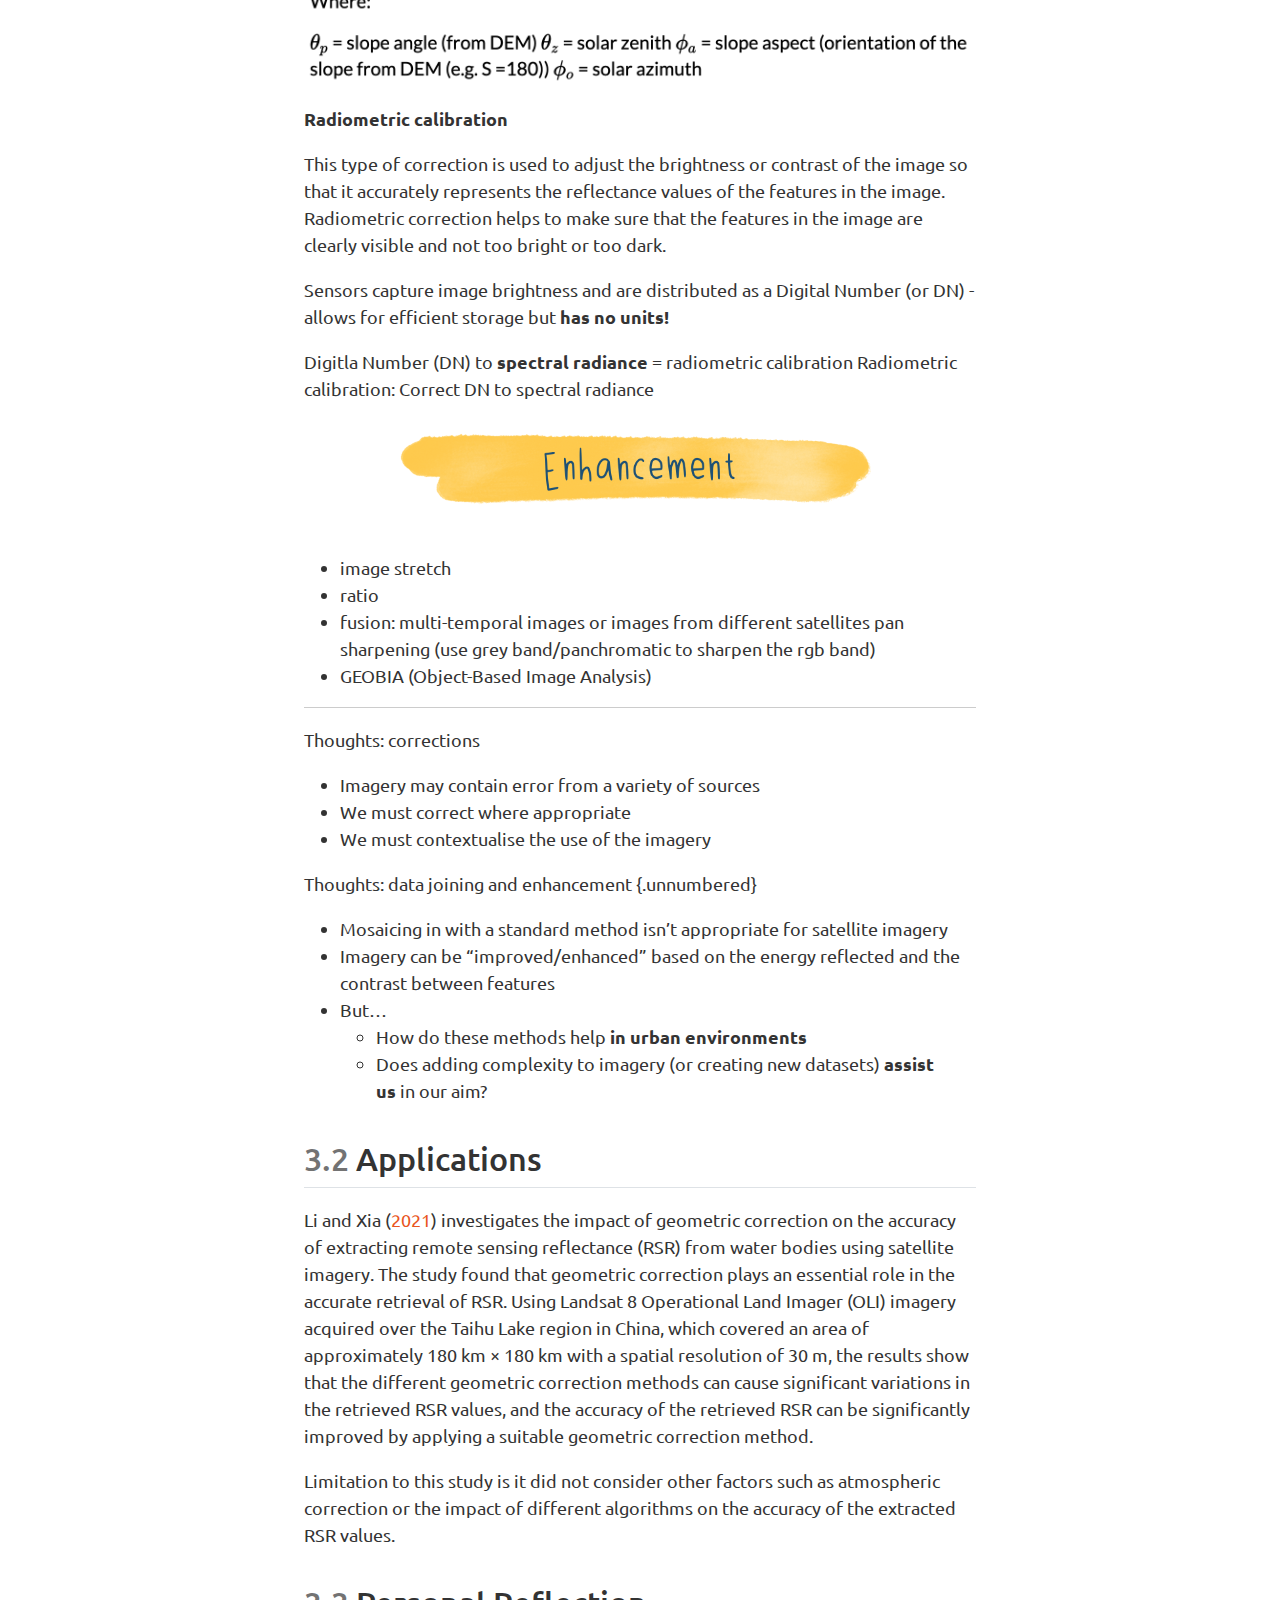
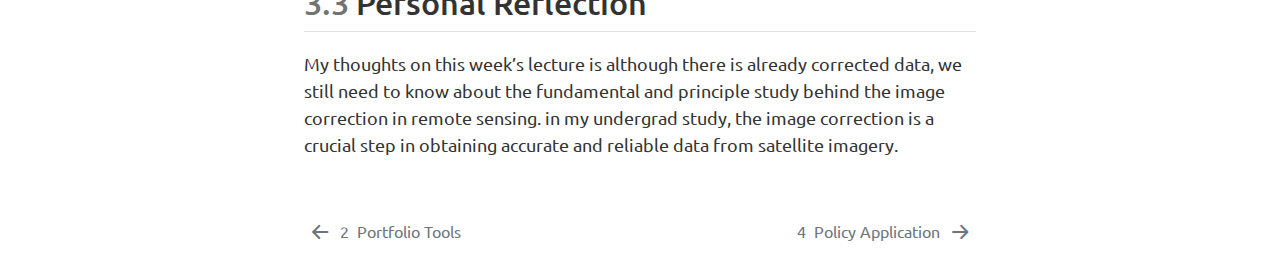
<file: docs/week3.html>
<!DOCTYPE html>
<html xmlns="http://www.w3.org/1999/xhtml" lang="en" xml:lang="en"><head>

<meta charset="utf-8">
<meta name="generator" content="quarto-1.2.269">

<meta name="viewport" content="width=device-width, initial-scale=1.0, user-scalable=yes">


<title>Remote Sensing Learning Diary - 3&nbsp; Remote Sensing Data</title>
<style>
code{white-space: pre-wrap;}
span.smallcaps{font-variant: small-caps;}
div.columns{display: flex; gap: min(4vw, 1.5em);}
div.column{flex: auto; overflow-x: auto;}
div.hanging-indent{margin-left: 1.5em; text-indent: -1.5em;}
ul.task-list{list-style: none;}
ul.task-list li input[type="checkbox"] {
  width: 0.8em;
  margin: 0 0.8em 0.2em -1.6em;
  vertical-align: middle;
}
div.csl-bib-body { }
div.csl-entry {
  clear: both;
}
.hanging div.csl-entry {
  margin-left:2em;
  text-indent:-2em;
}
div.csl-left-margin {
  min-width:2em;
  float:left;
}
div.csl-right-inline {
  margin-left:2em;
  padding-left:1em;
}
div.csl-indent {
  margin-left: 2em;
}
</style>


<script src="site_libs/quarto-nav/quarto-nav.js"></script>
<script src="site_libs/quarto-nav/headroom.min.js"></script>
<script src="site_libs/clipboard/clipboard.min.js"></script>
<script src="site_libs/quarto-search/autocomplete.umd.js"></script>
<script src="site_libs/quarto-search/fuse.min.js"></script>
<script src="site_libs/quarto-search/quarto-search.js"></script>
<meta name="quarto:offset" content="./">
<link href="./week4.html" rel="next">
<link href="./week2.html" rel="prev">
<link href="./img/space-satellite.png" rel="icon" type="image/png">
<script src="site_libs/quarto-html/quarto.js"></script>
<script src="site_libs/quarto-html/popper.min.js"></script>
<script src="site_libs/quarto-html/tippy.umd.min.js"></script>
<script src="site_libs/quarto-html/anchor.min.js"></script>
<link href="site_libs/quarto-html/tippy.css" rel="stylesheet">
<link href="site_libs/quarto-html/quarto-syntax-highlighting.css" rel="stylesheet" id="quarto-text-highlighting-styles">
<script src="site_libs/bootstrap/bootstrap.min.js"></script>
<link href="site_libs/bootstrap/bootstrap-icons.css" rel="stylesheet">
<link href="site_libs/bootstrap/bootstrap.min.css" rel="stylesheet" id="quarto-bootstrap" data-mode="light">
<script id="quarto-search-options" type="application/json">{
  "location": "navbar",
  "copy-button": false,
  "collapse-after": 3,
  "panel-placement": "end",
  "type": "overlay",
  "limit": 20,
  "language": {
    "search-no-results-text": "No results",
    "search-matching-documents-text": "matching documents",
    "search-copy-link-title": "Copy link to search",
    "search-hide-matches-text": "Hide additional matches",
    "search-more-match-text": "more match in this document",
    "search-more-matches-text": "more matches in this document",
    "search-clear-button-title": "Clear",
    "search-detached-cancel-button-title": "Cancel",
    "search-submit-button-title": "Submit"
  }
}</script>


</head>

<body class="nav-sidebar floating nav-fixed">

<div id="quarto-search-results"></div>
  <header id="quarto-header" class="headroom fixed-top">
    <nav class="navbar navbar-expand-sm navbar-dark ">
      <div class="navbar-container container-fluid">
      <div class="navbar-brand-container">
    <a href="./index.html" class="navbar-brand navbar-brand-logo">
    <img src="./img/space-satellite.png" alt="" class="navbar-logo">
    </a>
    <a class="navbar-brand" href="./index.html">
    <span class="navbar-title">Remote Sensing Learning Diary</span>
    </a>
  </div>
          <button class="navbar-toggler" type="button" data-bs-toggle="collapse" data-bs-target="#navbarCollapse" aria-controls="navbarCollapse" aria-expanded="false" aria-label="Toggle navigation" onclick="if (window.quartoToggleHeadroom) { window.quartoToggleHeadroom(); }">
  <span class="navbar-toggler-icon"></span>
</button>
          <div class="collapse navbar-collapse" id="navbarCollapse">
            <ul class="navbar-nav navbar-nav-scroll ms-auto">
  <li class="nav-item compact">
    <a class="nav-link" href="https://www.linkedin.com/in/listianingrumr"><i class="bi bi-linkedin" role="img">
</i> 
 <span class="menu-text"></span></a>
  </li>  
  <li class="nav-item compact">
    <a class="nav-link" href="https://twitter.com/rahmaditalistia"><i class="bi bi-twitter" role="img">
</i> 
 <span class="menu-text"></span></a>
  </li>  
  <li class="nav-item compact">
    <a class="nav-link" href="https://github.com/ListianingrumR/remote-sensing"><i class="bi bi-github" role="img" aria-label="Source Code">
</i> 
 <span class="menu-text"></span></a>
  </li>  
  <li class="nav-item dropdown  compact">
    <a class="nav-link dropdown-toggle" href="#" id="" role="button" data-bs-toggle="dropdown" aria-expanded="false">
      <i class="bi bi-share" role="img" aria-label="Share">
</i> 
 <span class="menu-text"></span>
    </a>
    <ul class="dropdown-menu dropdown-menu-end" aria-labelledby="">    
        <li>
    <a class="dropdown-item" href="https://www.linkedin.com/sharing/share-offsite/?url=|url|"><i class="bi bi-linkedin" role="img">
</i> 
 <span class="dropdown-text">LinkedIn</span></a>
  </li>  
        <li>
    <a class="dropdown-item" href="https://twitter.com/intent/tweet?url=|url|"><i class="bi bi-twitter" role="img">
</i> 
 <span class="dropdown-text">Twitter</span></a>
  </li>  
        <li>
    <a class="dropdown-item" href="https://www.facebook.com/sharer/sharer.php?u=|url|"><i class="bi bi-facebook" role="img">
</i> 
 <span class="dropdown-text">Facebook</span></a>
  </li>  
    </ul>
  </li>
</ul>
              <div class="quarto-toggle-container">
                  <a href="" class="quarto-reader-toggle nav-link" onclick="window.quartoToggleReader(); return false;" title="Toggle reader mode">
  <div class="quarto-reader-toggle-btn">
  <i class="bi"></i>
  </div>
</a>
              </div>
              <div id="quarto-search" class="" title="Search"></div>
          </div> <!-- /navcollapse -->
      </div> <!-- /container-fluid -->
    </nav>
  <nav class="quarto-secondary-nav" data-bs-toggle="collapse" data-bs-target="#quarto-sidebar" aria-controls="quarto-sidebar" aria-expanded="false" aria-label="Toggle sidebar navigation" onclick="if (window.quartoToggleHeadroom) { window.quartoToggleHeadroom(); }">
    <div class="container-fluid d-flex justify-content-between">
      <h1 class="quarto-secondary-nav-title"><span class="chapter-number">3</span>&nbsp; <span class="chapter-title">Remote Sensing Data</span></h1>
      <button type="button" class="quarto-btn-toggle btn" aria-label="Show secondary navigation">
        <i class="bi bi-chevron-right"></i>
      </button>
    </div>
  </nav>
</header>
<!-- content -->
<div id="quarto-content" class="quarto-container page-columns page-rows-contents page-layout-article page-navbar">
<!-- sidebar -->
  <nav id="quarto-sidebar" class="sidebar collapse sidebar-navigation floating overflow-auto">
      <div class="mt-2 flex-shrink-0 align-items-center">
        <div class="sidebar-search">
        <div id="quarto-search" class="" title="Search"></div>
        </div>
      </div>
    <div class="sidebar-menu-container"> 
    <ul class="list-unstyled mt-1">
        <li class="sidebar-item">
  <div class="sidebar-item-container"> 
  <a href="./index.html" class="sidebar-item-text sidebar-link">Preface</a>
  </div>
</li>
        <li class="sidebar-item">
  <div class="sidebar-item-container"> 
  <a href="./week1.html" class="sidebar-item-text sidebar-link"><span class="chapter-number">1</span>&nbsp; <span class="chapter-title">Introduction to Remote Sensing</span></a>
  </div>
</li>
        <li class="sidebar-item">
  <div class="sidebar-item-container"> 
  <a href="./week2.html" class="sidebar-item-text sidebar-link"><span class="chapter-number">2</span>&nbsp; <span class="chapter-title">Portfolio Tools</span></a>
  </div>
</li>
        <li class="sidebar-item">
  <div class="sidebar-item-container"> 
  <a href="./week3.html" class="sidebar-item-text sidebar-link active"><span class="chapter-number">3</span>&nbsp; <span class="chapter-title">Remote Sensing Data</span></a>
  </div>
</li>
        <li class="sidebar-item">
  <div class="sidebar-item-container"> 
  <a href="./week4.html" class="sidebar-item-text sidebar-link"><span class="chapter-number">4</span>&nbsp; <span class="chapter-title">Policy Application</span></a>
  </div>
</li>
        <li class="sidebar-item">
  <div class="sidebar-item-container"> 
  <a href="./week5.html" class="sidebar-item-text sidebar-link"><span class="chapter-number">5</span>&nbsp; <span class="chapter-title">Introduction to GEE (Google Earth Engine)</span></a>
  </div>
</li>
        <li class="sidebar-item">
  <div class="sidebar-item-container"> 
  <a href="./week6.html" class="sidebar-item-text sidebar-link"><span class="chapter-number">6</span>&nbsp; <span class="chapter-title">Classification I</span></a>
  </div>
</li>
        <li class="sidebar-item">
  <div class="sidebar-item-container"> 
  <a href="./week7.html" class="sidebar-item-text sidebar-link"><span class="chapter-number">7</span>&nbsp; <span class="chapter-title">Classification II</span></a>
  </div>
</li>
        <li class="sidebar-item">
  <div class="sidebar-item-container"> 
  <a href="./week8.html" class="sidebar-item-text sidebar-link"><span class="chapter-number">8</span>&nbsp; <span class="chapter-title">Temperature and Policy</span></a>
  </div>
</li>
        <li class="sidebar-item">
  <div class="sidebar-item-container"> 
  <a href="./ms.html" class="sidebar-item-text sidebar-link"><span class="chapter-number">9</span>&nbsp; <span class="chapter-title">Assessment</span></a>
  </div>
</li>
        <li class="sidebar-item">
  <div class="sidebar-item-container"> 
  <a href="./references.html" class="sidebar-item-text sidebar-link">References</a>
  </div>
</li>
    </ul>
    </div>
</nav>
<!-- margin-sidebar -->
    <div id="quarto-margin-sidebar" class="sidebar margin-sidebar">
        <nav id="TOC" role="doc-toc" class="toc-active">
    <h2 id="toc-title">Table of contents</h2>
   
  <ul>
  <li><a href="#summary" id="toc-summary" class="nav-link active" data-scroll-target="#summary"><span class="toc-section-number">3.1</span>  Summary</a>
  <ul class="collapse">
  <li><a href="#section" id="toc-section" class="nav-link" data-scroll-target="#section"><img src="img/virginia.PNG" class="img-fluid"></a></li>
  <li><a href="#section-1" id="toc-section-1" class="nav-link" data-scroll-target="#section-1"><img src="img/rbsmss.PNG" class="img-fluid"></a></li>
  <li><a href="#section-2" id="toc-section-2" class="nav-link" data-scroll-target="#section-2"><img src="img/pushwhisk.PNG" class="img-fluid"></a></li>
  <li><a href="#section-3" id="toc-section-3" class="nav-link" data-scroll-target="#section-3"><img src="img/corrections.PNG" class="img-fluid"></a></li>
  <li><a href="#section-4" id="toc-section-4" class="nav-link" data-scroll-target="#section-4"><img src="img/enhancement.PNG" class="img-fluid"></a></li>
  </ul></li>
  <li><a href="#applications" id="toc-applications" class="nav-link" data-scroll-target="#applications"><span class="toc-section-number">3.2</span>  Applications</a></li>
  <li><a href="#personal-reflection" id="toc-personal-reflection" class="nav-link" data-scroll-target="#personal-reflection"><span class="toc-section-number">3.3</span>  Personal Reflection</a></li>
  </ul>
<div class="toc-actions"><div><i class="bi bi-github"></i></div><div class="action-links"><p><a href="https://github.com/ListianingrumR/remote-sensing/edit/main/week3.qmd" class="toc-action">Edit this page</a></p><p><a href="https://github.com/ListianingrumR/remote-sensing/issues/new" class="toc-action">Report an issue</a></p></div></div></nav>
    </div>
<!-- main -->
<main class="content" id="quarto-document-content">

<header id="title-block-header" class="quarto-title-block default">
<div class="quarto-title">
<h1 class="title d-none d-lg-block"><span class="chapter-number">3</span>&nbsp; <span class="chapter-title">Remote Sensing Data</span></h1>
</div>



<div class="quarto-title-meta">

    
  
    
  </div>
  

</header>

<section id="summary" class="level2" data-number="3.1">
<h2 data-number="3.1" class="anchored" data-anchor-id="summary"><span class="header-section-number">3.1</span> Summary</h2>
<section id="section" class="level3 unnumbered">
<h3 class="unnumbered anchored" data-anchor-id="section"><img src="img/virginia.PNG" class="img-fluid"></h3>
<p>The woman behind multispectral band on satellite image/ERTS project (bringing visible RGB and invisible infrared, panc, etc) since 1972&gt;&gt; Landsat</p>
</section>
<section id="section-1" class="level3 unnumbered">
<h3 class="unnumbered anchored" data-anchor-id="section-1"><img src="img/rbsmss.PNG" class="img-fluid"></h3>
<p>RBV: Return Beam Vidicon (TV-like cameras) &gt;&gt; system was analog MSS: Multi-Spectral Scanner<img src="img/Screen Shot 2023-01-24 at 13.22.33.png" class="img-fluid"> <img src="img/Screen Shot 2023-01-24 at 13.22.11.png" class="img-fluid"></p>
</section>
<section id="section-2" class="level3 unnumbered">
<h3 class="unnumbered anchored" data-anchor-id="section-2"><img src="img/pushwhisk.PNG" class="img-fluid"></h3>
<p>Push broom: spotlight/across track scanners Whisk broom: along track scanners</p>
</section>
<section id="section-3" class="level3 unnumbered">
<h3 class="unnumbered anchored" data-anchor-id="section-3"><img src="img/corrections.PNG" class="img-fluid"></h3>
<p>Remote sensing is like taking a picture of the Earth from a big camera in space. But sometimes, the picture doesn’t look right because of things like clouds, the way the camera is positioned, or other problems. So, we need to fix those problems so we can use the picture to learn more about the Earth. That’s what we call “remote sensing corrections”. It’s like making the picture better by changing things in it to make it look more like what the Earth really looks like.</p>
<ul>
<li>scan lines</li>
</ul>
<p><strong>Geometric correction (parallax! remember photogrammetry in my undergrad)</strong></p>
<p>This type of correction helps to fix any errors in the location or position of features in the image caused by the angle at which the satellite was positioned, the curvature of the Earth, and other factors.</p>
<ul>
<li>view angle</li>
<li>topography</li>
<li>wind</li>
<li>rotation of the earth</li>
</ul>
<p>Geometric correction helps to make sure that the features in the image are accurately located and aligned.</p>
<p>Geometric correction on satellite vs airplane?</p>
<p>How to deal with? GCP: Ground Control Point linear regression: parallax - RMSE &gt;&gt; adding more GCPs can - Resample methods if the grid cells not align!: - Nearest neighbor - linear - cubic - cubic spline</p>
<p><strong>Atmospheric correction</strong></p>
<p>The Earth’s atmosphere can absorb, reflect, and scatter radiation from the sun, which can affect the quality of the remote sensing image. Atmospheric correction removes these effects to reveal the true spectral values of the features in the image.</p>
<p>It is not necessary if you only have one single image or not a time-series tiles Necessary: have time elements (want to see the same spot in various times/time-series)</p>
<p>Atmosphere will absorb/scatter the sunlight and create haze! Now there are: surface reflectance Analysis Ready Data (ARD)</p>
<blockquote class="blockquote">
<p>! bright object/really reflective object can cause to <em>adjacency effect</em> (one pixel influence others)</p>
</blockquote>
<p>How to deal with? - Absolute (basically it is making a model of atmosphere) - FLAASH - Py6S (Python Second Simulation of the Satellite Signal in the Solar Spectrum) - need a lot of data/atmosphere element from station (e.g.&nbsp;) - Relative: - DOS (Dark Object Subtraction) - PIFs (Psuedo-Invariant Features) determine feature that don’t change, make regression model per band:</p>
<p>Empirical line correction - using field spectometer</p>
<p>Irradiance vs radiance</p>
<p><strong>Orthorectification correction / topographic correction</strong></p>
<p>When a satellite takes a picture of the Earth, it is viewing the planet from a very high altitude, and the images may appear distorted because of the angle at which they are taken. This can lead to inaccuracies in the image, such as features appearing stretched or compressed, or not being located in the correct place.</p>
<p>Corrections: - cosine correction - mineart correction - statistical empirical correction - c correction (advancing the cosine)</p>
<p><em>cosine correctional</em></p>
<p><img src="img/Screen Shot 2023-01-24 at 13.46.16.png" class="img-fluid"></p>
<p><strong>Radiometric calibration</strong></p>
<p>This type of correction is used to adjust the brightness or contrast of the image so that it accurately represents the reflectance values of the features in the image. Radiometric correction helps to make sure that the features in the image are clearly visible and not too bright or too dark.</p>
<p>Sensors capture image brightness and are distributed as a Digital Number (or DN) - allows for efficient storage but&nbsp;<strong>has no units!</strong></p>
<p>Digitla Number (DN) to&nbsp;<strong>spectral radiance</strong>&nbsp;= radiometric calibration Radiometric calibration: Correct DN to spectral radiance</p>
</section>
<section id="section-4" class="level3 unnumbered">
<h3 class="unnumbered anchored" data-anchor-id="section-4"><img src="img/enhancement.PNG" class="img-fluid"></h3>
<ul>
<li>image stretch</li>
<li>ratio</li>
<li>fusion: multi-temporal images or images from different satellites pan sharpening (use grey band/panchromatic to sharpen the rgb band)</li>
<li>GEOBIA (Object-Based Image Analysis) <a href="https://gisgeography.com/obia-object-based-image-analysis-geobia/"></a></li>
</ul>
<hr>
<p>Thoughts: corrections</p>
<ul>
<li>Imagery may contain error from a variety of sources</li>
<li>We must correct where appropriate&nbsp;</li>
<li>We must contextualise the use of the imagery&nbsp;</li>
</ul>
<p>Thoughts: data joining and enhancement {.unnumbered}</p>
<ul>
<li>Mosaicing in with a standard method isn’t appropriate for satellite imagery&nbsp;</li>
<li>Imagery can be “improved/enhanced” based on the energy reflected and the contrast between features&nbsp;</li>
<li>But…
<ul>
<li>How do these methods help&nbsp;<strong>in urban environments</strong></li>
<li>Does adding complexity to imagery (or creating new datasets)&nbsp;<strong>assist us</strong>&nbsp;in our aim?</li>
</ul></li>
</ul>
</section>
</section>
<section id="applications" class="level2" data-number="3.2">
<h2 data-number="3.2" class="anchored" data-anchor-id="applications"><span class="header-section-number">3.2</span> Applications</h2>
<p><span class="citation" data-cites="liInfluenceGeometricCorrection2021">Li and Xia (<a href="references.html#ref-liInfluenceGeometricCorrection2021" role="doc-biblioref">2021</a>)</span> investigates the impact of geometric correction on the accuracy of extracting remote sensing reflectance (RSR) from water bodies using satellite imagery. The study found that geometric correction plays an essential role in the accurate retrieval of RSR. Using Landsat 8 Operational Land Imager (OLI) imagery acquired over the Taihu Lake region in China, which covered an area of approximately 180 km × 180 km with a spatial resolution of 30 m, the results show that the different geometric correction methods can cause significant variations in the retrieved RSR values, and the accuracy of the retrieved RSR can be significantly improved by applying a suitable geometric correction method.</p>
<p>Limitation to this study is it did not consider other factors such as atmospheric correction or the impact of different algorithms on the accuracy of the extracted RSR values.</p>
</section>
<section id="personal-reflection" class="level2" data-number="3.3">
<h2 data-number="3.3" class="anchored" data-anchor-id="personal-reflection"><span class="header-section-number">3.3</span> Personal Reflection</h2>
<p>My thoughts on this week’s lecture is although there is already corrected data, we still need to know about the fundamental and principle study behind the image correction in remote sensing. in my undergrad study, the image correction is a crucial step in obtaining accurate and reliable data from satellite imagery.</p>


<div id="refs" class="references csl-bib-body hanging-indent" role="doc-bibliography" style="display: none">
<div id="ref-liInfluenceGeometricCorrection2021" class="csl-entry" role="doc-biblioentry">
Li, Aimin, and Guangping Xia. 2021. <span>“The Influence of Geometric Correction on the Accuracy of the Extraction of the Remote Sensing Reflectance of Water.”</span> <em>International Journal of Remote Sensing</em> 42 (6): 2280–91. <a href="https://doi.org/10.1080/2150704X.2020.1847350">https://doi.org/10.1080/2150704X.2020.1847350</a>.
</div>
</div>
</section>

</main> <!-- /main -->
<script id="quarto-html-after-body" type="application/javascript">
window.document.addEventListener("DOMContentLoaded", function (event) {
  const toggleBodyColorMode = (bsSheetEl) => {
    const mode = bsSheetEl.getAttribute("data-mode");
    const bodyEl = window.document.querySelector("body");
    if (mode === "dark") {
      bodyEl.classList.add("quarto-dark");
      bodyEl.classList.remove("quarto-light");
    } else {
      bodyEl.classList.add("quarto-light");
      bodyEl.classList.remove("quarto-dark");
    }
  }
  const toggleBodyColorPrimary = () => {
    const bsSheetEl = window.document.querySelector("link#quarto-bootstrap");
    if (bsSheetEl) {
      toggleBodyColorMode(bsSheetEl);
    }
  }
  toggleBodyColorPrimary();  
  const icon = "";
  const anchorJS = new window.AnchorJS();
  anchorJS.options = {
    placement: 'right',
    icon: icon
  };
  anchorJS.add('.anchored');
  const clipboard = new window.ClipboardJS('.code-copy-button', {
    target: function(trigger) {
      return trigger.previousElementSibling;
    }
  });
  clipboard.on('success', function(e) {
    // button target
    const button = e.trigger;
    // don't keep focus
    button.blur();
    // flash "checked"
    button.classList.add('code-copy-button-checked');
    var currentTitle = button.getAttribute("title");
    button.setAttribute("title", "Copied!");
    let tooltip;
    if (window.bootstrap) {
      button.setAttribute("data-bs-toggle", "tooltip");
      button.setAttribute("data-bs-placement", "left");
      button.setAttribute("data-bs-title", "Copied!");
      tooltip = new bootstrap.Tooltip(button, 
        { trigger: "manual", 
          customClass: "code-copy-button-tooltip",
          offset: [0, -8]});
      tooltip.show();    
    }
    setTimeout(function() {
      if (tooltip) {
        tooltip.hide();
        button.removeAttribute("data-bs-title");
        button.removeAttribute("data-bs-toggle");
        button.removeAttribute("data-bs-placement");
      }
      button.setAttribute("title", currentTitle);
      button.classList.remove('code-copy-button-checked');
    }, 1000);
    // clear code selection
    e.clearSelection();
  });
  function tippyHover(el, contentFn) {
    const config = {
      allowHTML: true,
      content: contentFn,
      maxWidth: 500,
      delay: 100,
      arrow: false,
      appendTo: function(el) {
          return el.parentElement;
      },
      interactive: true,
      interactiveBorder: 10,
      theme: 'quarto',
      placement: 'bottom-start'
    };
    window.tippy(el, config); 
  }
  const noterefs = window.document.querySelectorAll('a[role="doc-noteref"]');
  for (var i=0; i<noterefs.length; i++) {
    const ref = noterefs[i];
    tippyHover(ref, function() {
      // use id or data attribute instead here
      let href = ref.getAttribute('data-footnote-href') || ref.getAttribute('href');
      try { href = new URL(href).hash; } catch {}
      const id = href.replace(/^#\/?/, "");
      const note = window.document.getElementById(id);
      return note.innerHTML;
    });
  }
  const findCites = (el) => {
    const parentEl = el.parentElement;
    if (parentEl) {
      const cites = parentEl.dataset.cites;
      if (cites) {
        return {
          el,
          cites: cites.split(' ')
        };
      } else {
        return findCites(el.parentElement)
      }
    } else {
      return undefined;
    }
  };
  var bibliorefs = window.document.querySelectorAll('a[role="doc-biblioref"]');
  for (var i=0; i<bibliorefs.length; i++) {
    const ref = bibliorefs[i];
    const citeInfo = findCites(ref);
    if (citeInfo) {
      tippyHover(citeInfo.el, function() {
        var popup = window.document.createElement('div');
        citeInfo.cites.forEach(function(cite) {
          var citeDiv = window.document.createElement('div');
          citeDiv.classList.add('hanging-indent');
          citeDiv.classList.add('csl-entry');
          var biblioDiv = window.document.getElementById('ref-' + cite);
          if (biblioDiv) {
            citeDiv.innerHTML = biblioDiv.innerHTML;
          }
          popup.appendChild(citeDiv);
        });
        return popup.innerHTML;
      });
    }
  }
});
</script>
<nav class="page-navigation">
  <div class="nav-page nav-page-previous">
      <a href="./week2.html" class="pagination-link">
        <i class="bi bi-arrow-left-short"></i> <span class="nav-page-text"><span class="chapter-number">2</span>&nbsp; <span class="chapter-title">Portfolio Tools</span></span>
      </a>          
  </div>
  <div class="nav-page nav-page-next">
      <a href="./week4.html" class="pagination-link">
        <span class="nav-page-text"><span class="chapter-number">4</span>&nbsp; <span class="chapter-title">Policy Application</span></span> <i class="bi bi-arrow-right-short"></i>
      </a>
  </div>
</nav>
</div> <!-- /content -->



</body></html>
</file>
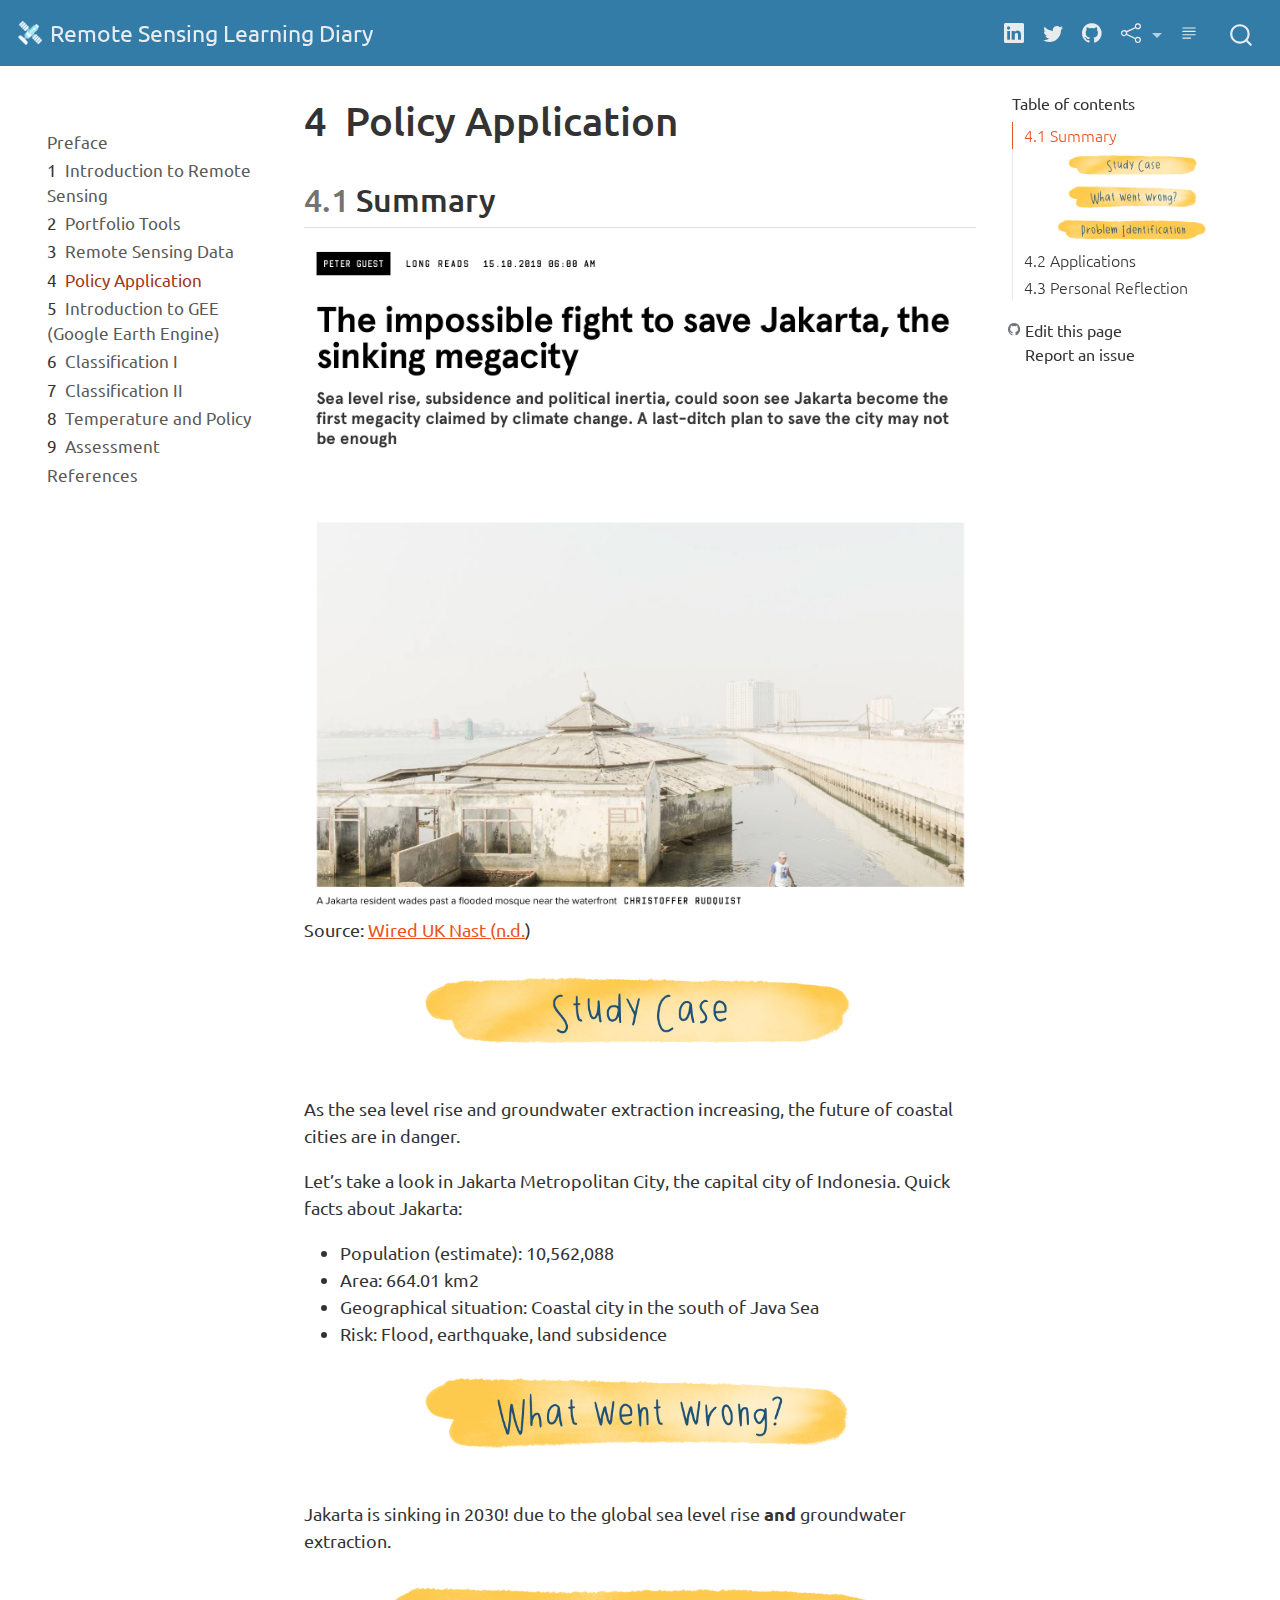
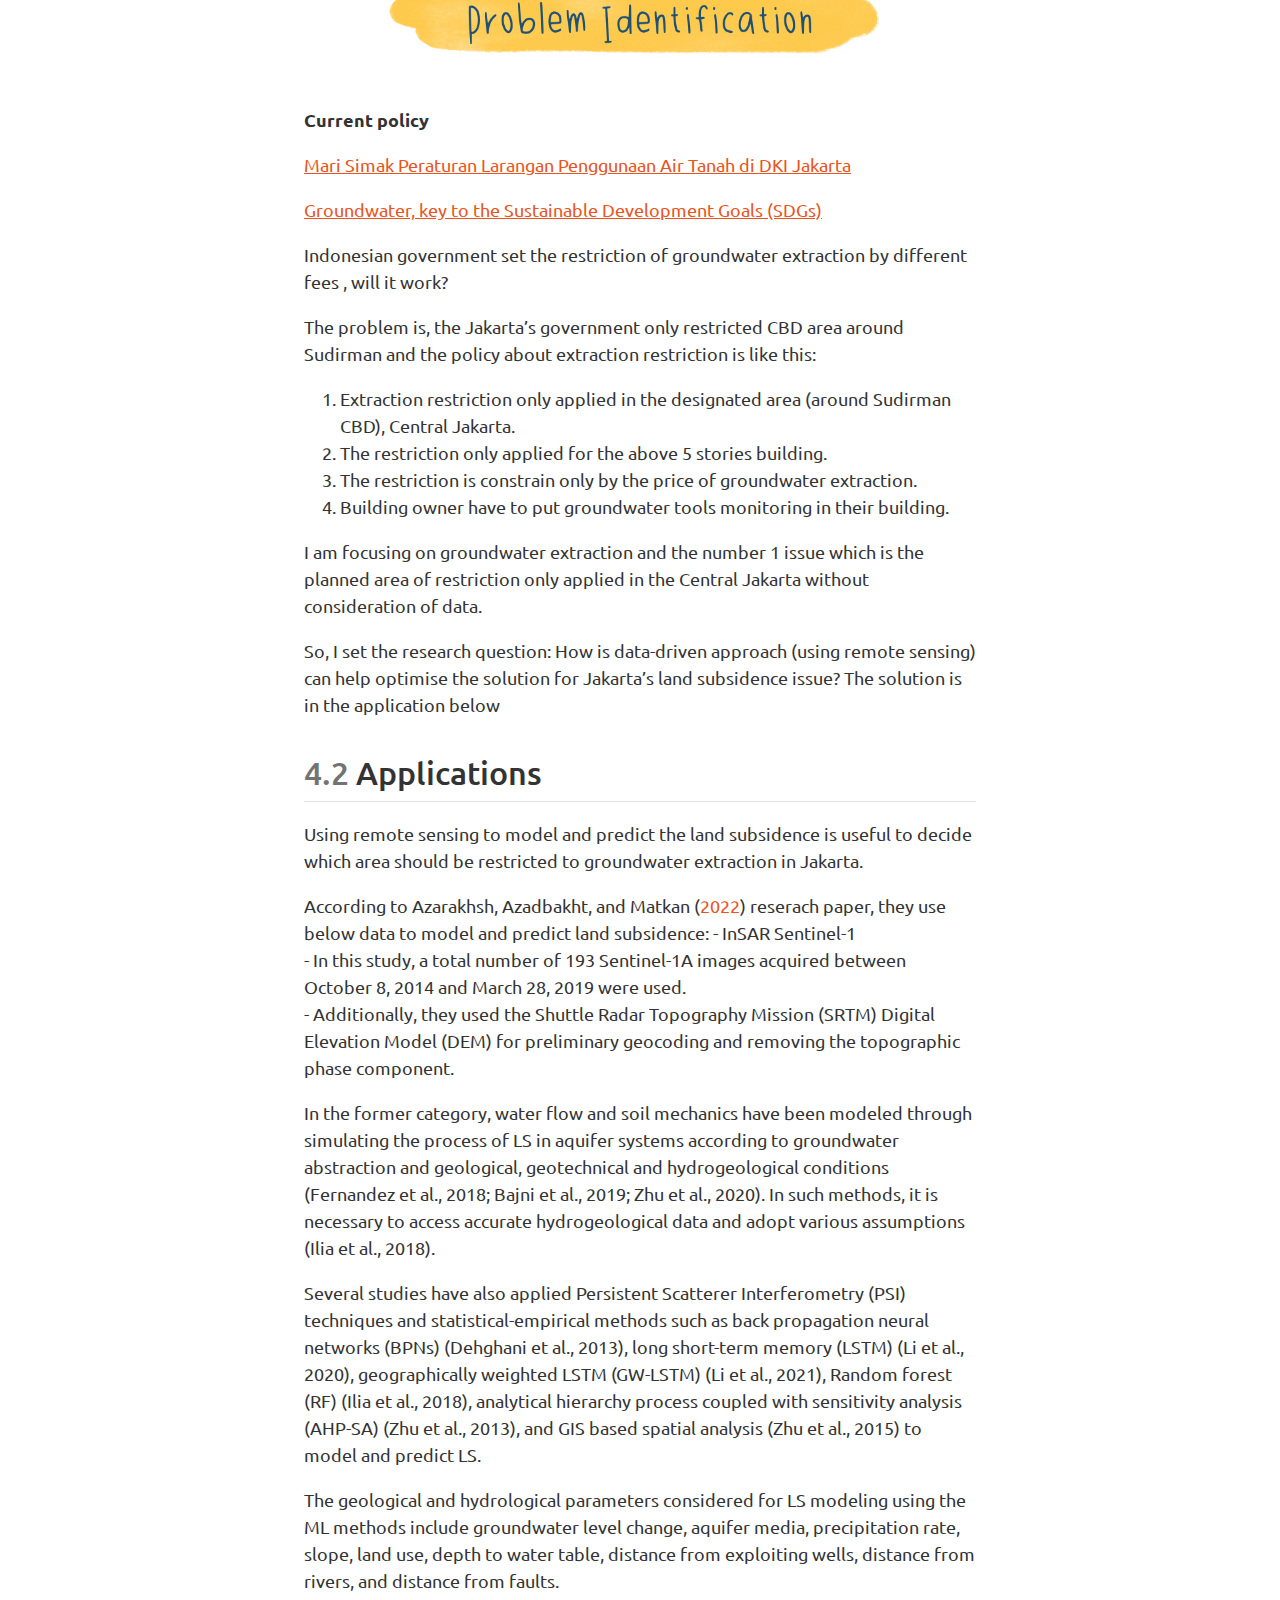
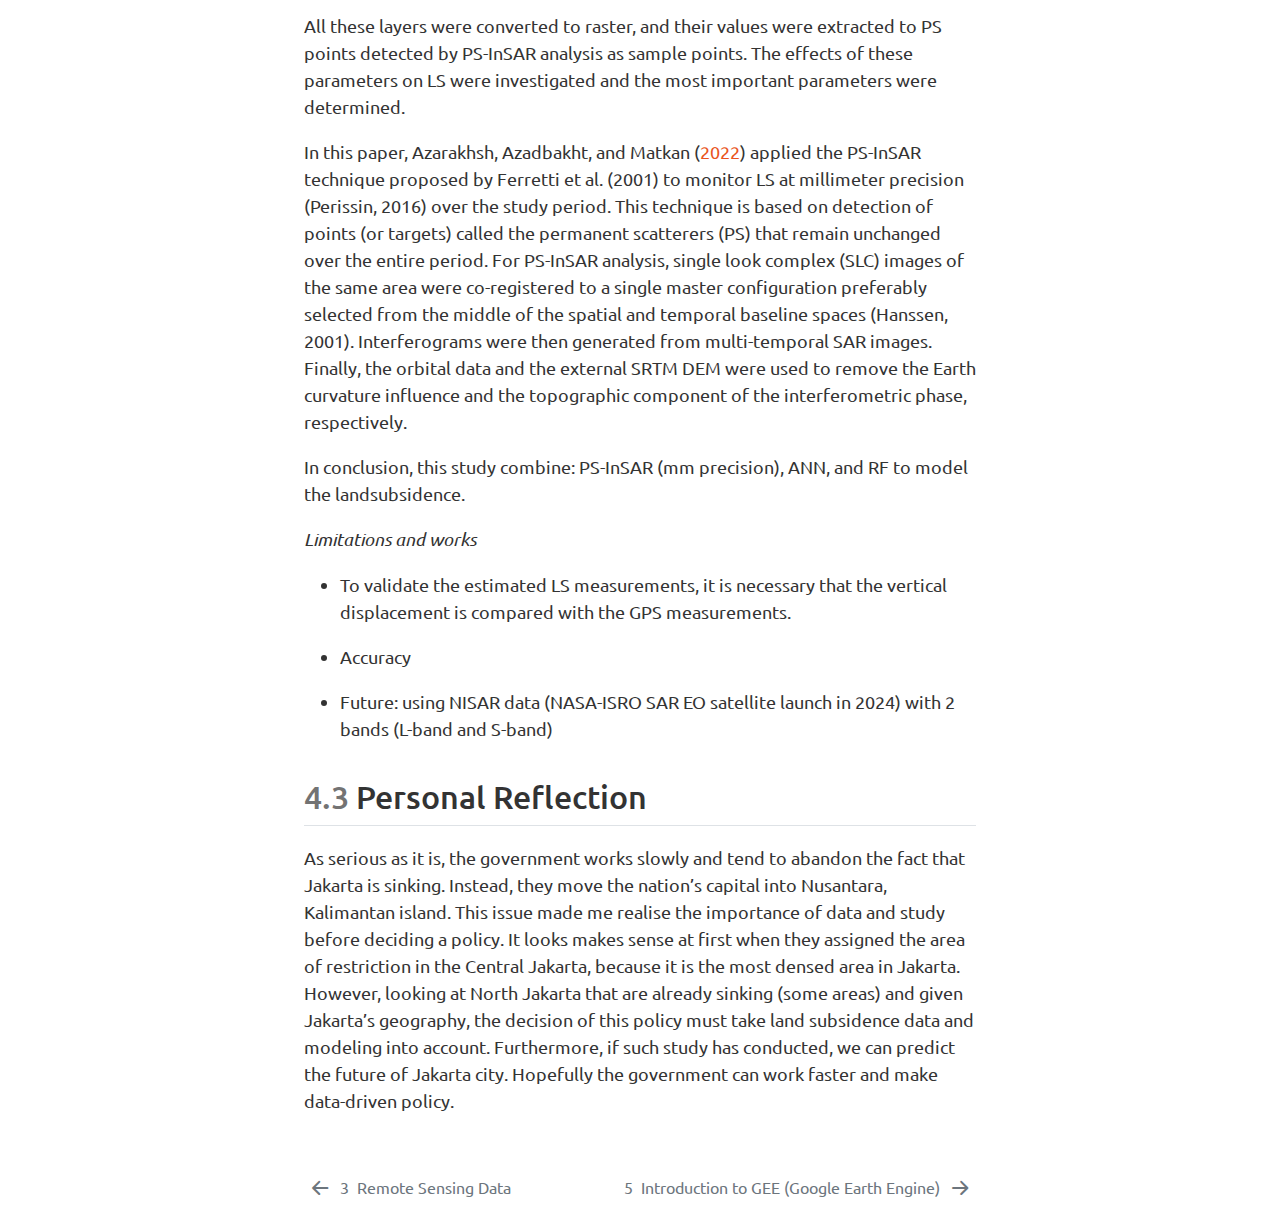
<file: docs/week4.html>
<!DOCTYPE html>
<html xmlns="http://www.w3.org/1999/xhtml" lang="en" xml:lang="en"><head>

<meta charset="utf-8">
<meta name="generator" content="quarto-1.2.269">

<meta name="viewport" content="width=device-width, initial-scale=1.0, user-scalable=yes">


<title>Remote Sensing Learning Diary - 4&nbsp; Policy Application</title>
<style>
code{white-space: pre-wrap;}
span.smallcaps{font-variant: small-caps;}
div.columns{display: flex; gap: min(4vw, 1.5em);}
div.column{flex: auto; overflow-x: auto;}
div.hanging-indent{margin-left: 1.5em; text-indent: -1.5em;}
ul.task-list{list-style: none;}
ul.task-list li input[type="checkbox"] {
  width: 0.8em;
  margin: 0 0.8em 0.2em -1.6em;
  vertical-align: middle;
}
div.csl-bib-body { }
div.csl-entry {
  clear: both;
}
.hanging div.csl-entry {
  margin-left:2em;
  text-indent:-2em;
}
div.csl-left-margin {
  min-width:2em;
  float:left;
}
div.csl-right-inline {
  margin-left:2em;
  padding-left:1em;
}
div.csl-indent {
  margin-left: 2em;
}
</style>


<script src="site_libs/quarto-nav/quarto-nav.js"></script>
<script src="site_libs/quarto-nav/headroom.min.js"></script>
<script src="site_libs/clipboard/clipboard.min.js"></script>
<script src="site_libs/quarto-search/autocomplete.umd.js"></script>
<script src="site_libs/quarto-search/fuse.min.js"></script>
<script src="site_libs/quarto-search/quarto-search.js"></script>
<meta name="quarto:offset" content="./">
<link href="./week5.html" rel="next">
<link href="./week3.html" rel="prev">
<link href="./img/space-satellite.png" rel="icon" type="image/png">
<script src="site_libs/quarto-html/quarto.js"></script>
<script src="site_libs/quarto-html/popper.min.js"></script>
<script src="site_libs/quarto-html/tippy.umd.min.js"></script>
<script src="site_libs/quarto-html/anchor.min.js"></script>
<link href="site_libs/quarto-html/tippy.css" rel="stylesheet">
<link href="site_libs/quarto-html/quarto-syntax-highlighting.css" rel="stylesheet" id="quarto-text-highlighting-styles">
<script src="site_libs/bootstrap/bootstrap.min.js"></script>
<link href="site_libs/bootstrap/bootstrap-icons.css" rel="stylesheet">
<link href="site_libs/bootstrap/bootstrap.min.css" rel="stylesheet" id="quarto-bootstrap" data-mode="light">
<script id="quarto-search-options" type="application/json">{
  "location": "navbar",
  "copy-button": false,
  "collapse-after": 3,
  "panel-placement": "end",
  "type": "overlay",
  "limit": 20,
  "language": {
    "search-no-results-text": "No results",
    "search-matching-documents-text": "matching documents",
    "search-copy-link-title": "Copy link to search",
    "search-hide-matches-text": "Hide additional matches",
    "search-more-match-text": "more match in this document",
    "search-more-matches-text": "more matches in this document",
    "search-clear-button-title": "Clear",
    "search-detached-cancel-button-title": "Cancel",
    "search-submit-button-title": "Submit"
  }
}</script>


</head>

<body class="nav-sidebar floating nav-fixed">

<div id="quarto-search-results"></div>
  <header id="quarto-header" class="headroom fixed-top">
    <nav class="navbar navbar-expand-sm navbar-dark ">
      <div class="navbar-container container-fluid">
      <div class="navbar-brand-container">
    <a href="./index.html" class="navbar-brand navbar-brand-logo">
    <img src="./img/space-satellite.png" alt="" class="navbar-logo">
    </a>
    <a class="navbar-brand" href="./index.html">
    <span class="navbar-title">Remote Sensing Learning Diary</span>
    </a>
  </div>
          <button class="navbar-toggler" type="button" data-bs-toggle="collapse" data-bs-target="#navbarCollapse" aria-controls="navbarCollapse" aria-expanded="false" aria-label="Toggle navigation" onclick="if (window.quartoToggleHeadroom) { window.quartoToggleHeadroom(); }">
  <span class="navbar-toggler-icon"></span>
</button>
          <div class="collapse navbar-collapse" id="navbarCollapse">
            <ul class="navbar-nav navbar-nav-scroll ms-auto">
  <li class="nav-item compact">
    <a class="nav-link" href="https://www.linkedin.com/in/listianingrumr"><i class="bi bi-linkedin" role="img">
</i> 
 <span class="menu-text"></span></a>
  </li>  
  <li class="nav-item compact">
    <a class="nav-link" href="https://twitter.com/rahmaditalistia"><i class="bi bi-twitter" role="img">
</i> 
 <span class="menu-text"></span></a>
  </li>  
  <li class="nav-item compact">
    <a class="nav-link" href="https://github.com/ListianingrumR/remote-sensing"><i class="bi bi-github" role="img" aria-label="Source Code">
</i> 
 <span class="menu-text"></span></a>
  </li>  
  <li class="nav-item dropdown  compact">
    <a class="nav-link dropdown-toggle" href="#" id="" role="button" data-bs-toggle="dropdown" aria-expanded="false">
      <i class="bi bi-share" role="img" aria-label="Share">
</i> 
 <span class="menu-text"></span>
    </a>
    <ul class="dropdown-menu dropdown-menu-end" aria-labelledby="">    
        <li>
    <a class="dropdown-item" href="https://www.linkedin.com/sharing/share-offsite/?url=|url|"><i class="bi bi-linkedin" role="img">
</i> 
 <span class="dropdown-text">LinkedIn</span></a>
  </li>  
        <li>
    <a class="dropdown-item" href="https://twitter.com/intent/tweet?url=|url|"><i class="bi bi-twitter" role="img">
</i> 
 <span class="dropdown-text">Twitter</span></a>
  </li>  
        <li>
    <a class="dropdown-item" href="https://www.facebook.com/sharer/sharer.php?u=|url|"><i class="bi bi-facebook" role="img">
</i> 
 <span class="dropdown-text">Facebook</span></a>
  </li>  
    </ul>
  </li>
</ul>
              <div class="quarto-toggle-container">
                  <a href="" class="quarto-reader-toggle nav-link" onclick="window.quartoToggleReader(); return false;" title="Toggle reader mode">
  <div class="quarto-reader-toggle-btn">
  <i class="bi"></i>
  </div>
</a>
              </div>
              <div id="quarto-search" class="" title="Search"></div>
          </div> <!-- /navcollapse -->
      </div> <!-- /container-fluid -->
    </nav>
  <nav class="quarto-secondary-nav" data-bs-toggle="collapse" data-bs-target="#quarto-sidebar" aria-controls="quarto-sidebar" aria-expanded="false" aria-label="Toggle sidebar navigation" onclick="if (window.quartoToggleHeadroom) { window.quartoToggleHeadroom(); }">
    <div class="container-fluid d-flex justify-content-between">
      <h1 class="quarto-secondary-nav-title"><span class="chapter-number">4</span>&nbsp; <span class="chapter-title">Policy Application</span></h1>
      <button type="button" class="quarto-btn-toggle btn" aria-label="Show secondary navigation">
        <i class="bi bi-chevron-right"></i>
      </button>
    </div>
  </nav>
</header>
<!-- content -->
<div id="quarto-content" class="quarto-container page-columns page-rows-contents page-layout-article page-navbar">
<!-- sidebar -->
  <nav id="quarto-sidebar" class="sidebar collapse sidebar-navigation floating overflow-auto">
      <div class="mt-2 flex-shrink-0 align-items-center">
        <div class="sidebar-search">
        <div id="quarto-search" class="" title="Search"></div>
        </div>
      </div>
    <div class="sidebar-menu-container"> 
    <ul class="list-unstyled mt-1">
        <li class="sidebar-item">
  <div class="sidebar-item-container"> 
  <a href="./index.html" class="sidebar-item-text sidebar-link">Preface</a>
  </div>
</li>
        <li class="sidebar-item">
  <div class="sidebar-item-container"> 
  <a href="./week1.html" class="sidebar-item-text sidebar-link"><span class="chapter-number">1</span>&nbsp; <span class="chapter-title">Introduction to Remote Sensing</span></a>
  </div>
</li>
        <li class="sidebar-item">
  <div class="sidebar-item-container"> 
  <a href="./week2.html" class="sidebar-item-text sidebar-link"><span class="chapter-number">2</span>&nbsp; <span class="chapter-title">Portfolio Tools</span></a>
  </div>
</li>
        <li class="sidebar-item">
  <div class="sidebar-item-container"> 
  <a href="./week3.html" class="sidebar-item-text sidebar-link"><span class="chapter-number">3</span>&nbsp; <span class="chapter-title">Remote Sensing Data</span></a>
  </div>
</li>
        <li class="sidebar-item">
  <div class="sidebar-item-container"> 
  <a href="./week4.html" class="sidebar-item-text sidebar-link active"><span class="chapter-number">4</span>&nbsp; <span class="chapter-title">Policy Application</span></a>
  </div>
</li>
        <li class="sidebar-item">
  <div class="sidebar-item-container"> 
  <a href="./week5.html" class="sidebar-item-text sidebar-link"><span class="chapter-number">5</span>&nbsp; <span class="chapter-title">Introduction to GEE (Google Earth Engine)</span></a>
  </div>
</li>
        <li class="sidebar-item">
  <div class="sidebar-item-container"> 
  <a href="./week6.html" class="sidebar-item-text sidebar-link"><span class="chapter-number">6</span>&nbsp; <span class="chapter-title">Classification I</span></a>
  </div>
</li>
        <li class="sidebar-item">
  <div class="sidebar-item-container"> 
  <a href="./week7.html" class="sidebar-item-text sidebar-link"><span class="chapter-number">7</span>&nbsp; <span class="chapter-title">Classification II</span></a>
  </div>
</li>
        <li class="sidebar-item">
  <div class="sidebar-item-container"> 
  <a href="./week8.html" class="sidebar-item-text sidebar-link"><span class="chapter-number">8</span>&nbsp; <span class="chapter-title">Temperature and Policy</span></a>
  </div>
</li>
        <li class="sidebar-item">
  <div class="sidebar-item-container"> 
  <a href="./ms.html" class="sidebar-item-text sidebar-link"><span class="chapter-number">9</span>&nbsp; <span class="chapter-title">Assessment</span></a>
  </div>
</li>
        <li class="sidebar-item">
  <div class="sidebar-item-container"> 
  <a href="./references.html" class="sidebar-item-text sidebar-link">References</a>
  </div>
</li>
    </ul>
    </div>
</nav>
<!-- margin-sidebar -->
    <div id="quarto-margin-sidebar" class="sidebar margin-sidebar">
        <nav id="TOC" role="doc-toc" class="toc-active">
    <h2 id="toc-title">Table of contents</h2>
   
  <ul>
  <li><a href="#summary" id="toc-summary" class="nav-link active" data-scroll-target="#summary"><span class="toc-section-number">4.1</span>  Summary</a>
  <ul class="collapse">
  <li><a href="#section" id="toc-section" class="nav-link" data-scroll-target="#section"><img src="img/studycase.PNG" class="img-fluid"></a></li>
  <li><a href="#section-1" id="toc-section-1" class="nav-link" data-scroll-target="#section-1"><img src="img/whatwrong.PNG" class="img-fluid"></a></li>
  <li><a href="#section-2" id="toc-section-2" class="nav-link" data-scroll-target="#section-2"><img src="img/problem.PNG" class="img-fluid"></a></li>
  </ul></li>
  <li><a href="#applications" id="toc-applications" class="nav-link" data-scroll-target="#applications"><span class="toc-section-number">4.2</span>  Applications</a></li>
  <li><a href="#personal-reflection" id="toc-personal-reflection" class="nav-link" data-scroll-target="#personal-reflection"><span class="toc-section-number">4.3</span>  Personal Reflection</a></li>
  </ul>
<div class="toc-actions"><div><i class="bi bi-github"></i></div><div class="action-links"><p><a href="https://github.com/ListianingrumR/remote-sensing/edit/main/week4.qmd" class="toc-action">Edit this page</a></p><p><a href="https://github.com/ListianingrumR/remote-sensing/issues/new" class="toc-action">Report an issue</a></p></div></div></nav>
    </div>
<!-- main -->
<main class="content" id="quarto-document-content">

<header id="title-block-header" class="quarto-title-block default">
<div class="quarto-title">
<h1 class="title d-none d-lg-block"><span class="chapter-number">4</span>&nbsp; <span class="chapter-title">Policy Application</span></h1>
</div>



<div class="quarto-title-meta">

    
  
    
  </div>
  

</header>

<section id="summary" class="level2" data-number="4.1">
<h2 data-number="4.1" class="anchored" data-anchor-id="summary"><span class="header-section-number">4.1</span> Summary</h2>
<p><img src="img/jakartasinking.png" class="img-fluid"> Source: <a href="https://www.wired.co.uk/article/jakarta-sinking">Wired UK <span class="citation" data-cites="nastImpossibleFightJakarta">Nast (</span></a><a href="#ref-nastImpossibleFightJakarta" role="doc-biblioref">n.d.</a>)</p>
<section id="section" class="level3 unnumbered">
<h3 class="unnumbered anchored" data-anchor-id="section"><img src="img/studycase.PNG" class="img-fluid"></h3>
<p>As the sea level rise and groundwater extraction increasing, the future of coastal cities are in danger.</p>
<p>Let’s take a look in Jakarta Metropolitan City, the capital city of Indonesia. Quick facts about Jakarta:</p>
<ul>
<li>Population (estimate): 10,562,088</li>
<li>Area: 664.01 km2</li>
<li>Geographical situation: Coastal city in the south of Java Sea</li>
<li>Risk: Flood, earthquake, land subsidence</li>
</ul>
</section>
<section id="section-1" class="level3 unnumbered">
<h3 class="unnumbered anchored" data-anchor-id="section-1"><img src="img/whatwrong.PNG" class="img-fluid"></h3>
<p>Jakarta is sinking in 2030! due to the global sea level rise <strong>and</strong> groundwater extraction.</p>
</section>
<section id="section-2" class="level3 unnumbered">
<h3 class="unnumbered anchored" data-anchor-id="section-2"><img src="img/problem.PNG" class="img-fluid"></h3>
<p><strong>Current policy</strong></p>
<p><a href="https://kfmap.asia/blog/mari-simak-peraturan-larangan-penggunaan-air-tanah-di-dki-jakarta/2115">Mari Simak Peraturan Larangan Penggunaan Air Tanah di DKI Jakarta</a></p>
<p><a href="https://www.un-igrac.org/stories/groundwater-key-sustainable-development-goals-sdgs">Groundwater, key to the Sustainable Development Goals (SDGs)</a></p>
<p>Indonesian government set the restriction of groundwater extraction by different fees <a href="https://peraturan.bpk.go.id/Home/Details/195633/pergub-prov-dki-jakarta-no-93-tahun-2021"></a>, will it work?</p>
<p>The problem is, the Jakarta’s government only restricted CBD area around Sudirman and the policy about extraction restriction is like this:</p>
<ol type="1">
<li>Extraction restriction only applied in the designated area (around Sudirman CBD), Central Jakarta.</li>
<li>The restriction only applied for the above 5 stories building.</li>
<li>The restriction is constrain only by the price of groundwater extraction.</li>
<li>Building owner have to put groundwater tools monitoring in their building.</li>
</ol>
<p>I am focusing on groundwater extraction and the number 1 issue which is the planned area of restriction only applied in the Central Jakarta without consideration of data.</p>
<p>So, I set the research question: How is data-driven approach (using remote sensing) can help optimise the solution for Jakarta’s land subsidence issue? The solution is in the application below</p>
</section>
</section>
<section id="applications" class="level2" data-number="4.2">
<h2 data-number="4.2" class="anchored" data-anchor-id="applications"><span class="header-section-number">4.2</span> Applications</h2>
<p>Using remote sensing to model and predict the land subsidence is useful to decide which area should be restricted to groundwater extraction in Jakarta.</p>
<p>According to <span class="citation" data-cites="azarakhshEstimationModelingPrediction2022">Azarakhsh, Azadbakht, and Matkan (<a href="references.html#ref-azarakhshEstimationModelingPrediction2022" role="doc-biblioref">2022</a>)</span> reserach paper, they use below data to model and predict land subsidence: - InSAR Sentinel-1<br> - In this study, a total number of 193 Sentinel-1A images acquired between October 8, 2014 and March 28, 2019 were used.<br> - Additionally, they used the Shuttle Radar Topography Mission (SRTM) Digital Elevation Model (DEM) for preliminary geocoding and removing the topographic phase component.<br></p>
<p>In the former category, water flow and soil mechanics have been modeled through simulating the process of LS in aquifer systems according to groundwater abstraction and geological, geotechnical and hydrogeological conditions (Fernandez et al., 2018; Bajni et al., 2019; Zhu et al., 2020). In such methods, it is necessary to access accurate hydrogeological data and adopt various assumptions (Ilia et al., 2018).</p>
<p>Several studies have also applied Persistent Scatterer Interferometry (PSI) techniques and statistical-empirical methods such as back propagation neural networks (BPNs) (Dehghani et al., 2013), long short-term memory (LSTM) (Li et al., 2020), geographically weighted LSTM (GW-LSTM) (Li et al., 2021), Random forest (RF) (Ilia et al., 2018), analytical hierarchy process coupled with sensitivity analysis (AHP-SA) (Zhu et al., 2013), and GIS based spatial analysis (Zhu et al., 2015) to model and predict LS.</p>
<p>The geological and hydrological parameters considered for LS modeling using the ML methods include groundwater level change, aquifer media, precipitation rate, slope, land use, depth to water table, distance from exploiting wells, distance from rivers, and distance from faults.</p>
<p>All these layers were converted to raster, and their values were extracted to PS points detected by PS-InSAR analysis as sample points. The effects of these parameters on LS were investigated and the most important parameters were determined.</p>
<p>In this paper, <span class="citation" data-cites="azarakhshEstimationModelingPrediction2022">Azarakhsh, Azadbakht, and Matkan (<a href="references.html#ref-azarakhshEstimationModelingPrediction2022" role="doc-biblioref">2022</a>)</span> applied the PS-InSAR technique proposed by Ferretti et al.&nbsp;(2001) to monitor LS at millimeter precision (Perissin, 2016) over the study period. This technique is based on detection of points (or targets) called the permanent scatterers (PS) that remain unchanged over the entire period. For PS-InSAR analysis, single look complex (SLC) images of the same area were co-registered to a single master configuration preferably selected from the middle of the spatial and temporal baseline spaces (Hanssen, 2001). Interferograms were then generated from multi-temporal SAR images. Finally, the orbital data and the external SRTM DEM were used to remove the Earth curvature influence and the topographic component of the interferometric phase, respectively.</p>
<p>In conclusion, this study combine: PS-InSAR (mm precision), ANN, and RF to model the landsubsidence.</p>
<p><em>Limitations and works</em></p>
<ul>
<li><p>To validate the estimated LS measurements, it is necessary that the vertical displacement is compared with the GPS measurements.</p></li>
<li><p>Accuracy</p></li>
<li><p>Future: using NISAR data (NASA-ISRO SAR EO satellite launch in 2024) with 2 bands (L-band and S-band)</p></li>
</ul>
</section>
<section id="personal-reflection" class="level2" data-number="4.3">
<h2 data-number="4.3" class="anchored" data-anchor-id="personal-reflection"><span class="header-section-number">4.3</span> Personal Reflection</h2>
<p>As serious as it is, the government works slowly and tend to abandon the fact that Jakarta is sinking. Instead, they move the nation’s capital into Nusantara, Kalimantan island. This issue made me realise the importance of data and study before deciding a policy. It looks makes sense at first when they assigned the area of restriction in the Central Jakarta, because it is the most densed area in Jakarta. However, looking at North Jakarta that are already sinking (some areas) and given Jakarta’s geography, the decision of this policy must take land subsidence data and modeling into account. Furthermore, if such study has conducted, we can predict the future of Jakarta city. Hopefully the government can work faster and make data-driven policy.</p>


<div id="refs" class="references csl-bib-body hanging-indent" role="doc-bibliography" style="display: none">
<div id="ref-azarakhshEstimationModelingPrediction2022" class="csl-entry" role="doc-biblioentry">
Azarakhsh, Zeinab, Mohsen Azadbakht, and Aliakbar Matkan. 2022. <span>“Estimation, Modeling, and Prediction of Land Subsidence Using <span>Sentinel-1</span> Time Series in <span>Tehran-Shahriar</span> Plain: <span>A</span> Machine Learning-Based Investigation.”</span> <em>Remote Sensing Applications: Society and Environment</em> 25 (January): 100691. <a href="https://doi.org/10.1016/j.rsase.2021.100691">https://doi.org/10.1016/j.rsase.2021.100691</a>.
</div>
<div id="ref-nastImpossibleFightJakarta" class="csl-entry" role="doc-biblioentry">
Nast, Condé. n.d. <span>“The Impossible Fight to Save <span>Jakarta</span>, the Sinking Megacity.”</span> <em>Wired UK</em>. Accessed March 24, 2023. <a href="https://www.wired.co.uk/article/jakarta-sinking">https://www.wired.co.uk/article/jakarta-sinking</a>.
</div>
</div>
</section>

</main> <!-- /main -->
<script id="quarto-html-after-body" type="application/javascript">
window.document.addEventListener("DOMContentLoaded", function (event) {
  const toggleBodyColorMode = (bsSheetEl) => {
    const mode = bsSheetEl.getAttribute("data-mode");
    const bodyEl = window.document.querySelector("body");
    if (mode === "dark") {
      bodyEl.classList.add("quarto-dark");
      bodyEl.classList.remove("quarto-light");
    } else {
      bodyEl.classList.add("quarto-light");
      bodyEl.classList.remove("quarto-dark");
    }
  }
  const toggleBodyColorPrimary = () => {
    const bsSheetEl = window.document.querySelector("link#quarto-bootstrap");
    if (bsSheetEl) {
      toggleBodyColorMode(bsSheetEl);
    }
  }
  toggleBodyColorPrimary();  
  const icon = "";
  const anchorJS = new window.AnchorJS();
  anchorJS.options = {
    placement: 'right',
    icon: icon
  };
  anchorJS.add('.anchored');
  const clipboard = new window.ClipboardJS('.code-copy-button', {
    target: function(trigger) {
      return trigger.previousElementSibling;
    }
  });
  clipboard.on('success', function(e) {
    // button target
    const button = e.trigger;
    // don't keep focus
    button.blur();
    // flash "checked"
    button.classList.add('code-copy-button-checked');
    var currentTitle = button.getAttribute("title");
    button.setAttribute("title", "Copied!");
    let tooltip;
    if (window.bootstrap) {
      button.setAttribute("data-bs-toggle", "tooltip");
      button.setAttribute("data-bs-placement", "left");
      button.setAttribute("data-bs-title", "Copied!");
      tooltip = new bootstrap.Tooltip(button, 
        { trigger: "manual", 
          customClass: "code-copy-button-tooltip",
          offset: [0, -8]});
      tooltip.show();    
    }
    setTimeout(function() {
      if (tooltip) {
        tooltip.hide();
        button.removeAttribute("data-bs-title");
        button.removeAttribute("data-bs-toggle");
        button.removeAttribute("data-bs-placement");
      }
      button.setAttribute("title", currentTitle);
      button.classList.remove('code-copy-button-checked');
    }, 1000);
    // clear code selection
    e.clearSelection();
  });
  function tippyHover(el, contentFn) {
    const config = {
      allowHTML: true,
      content: contentFn,
      maxWidth: 500,
      delay: 100,
      arrow: false,
      appendTo: function(el) {
          return el.parentElement;
      },
      interactive: true,
      interactiveBorder: 10,
      theme: 'quarto',
      placement: 'bottom-start'
    };
    window.tippy(el, config); 
  }
  const noterefs = window.document.querySelectorAll('a[role="doc-noteref"]');
  for (var i=0; i<noterefs.length; i++) {
    const ref = noterefs[i];
    tippyHover(ref, function() {
      // use id or data attribute instead here
      let href = ref.getAttribute('data-footnote-href') || ref.getAttribute('href');
      try { href = new URL(href).hash; } catch {}
      const id = href.replace(/^#\/?/, "");
      const note = window.document.getElementById(id);
      return note.innerHTML;
    });
  }
  const findCites = (el) => {
    const parentEl = el.parentElement;
    if (parentEl) {
      const cites = parentEl.dataset.cites;
      if (cites) {
        return {
          el,
          cites: cites.split(' ')
        };
      } else {
        return findCites(el.parentElement)
      }
    } else {
      return undefined;
    }
  };
  var bibliorefs = window.document.querySelectorAll('a[role="doc-biblioref"]');
  for (var i=0; i<bibliorefs.length; i++) {
    const ref = bibliorefs[i];
    const citeInfo = findCites(ref);
    if (citeInfo) {
      tippyHover(citeInfo.el, function() {
        var popup = window.document.createElement('div');
        citeInfo.cites.forEach(function(cite) {
          var citeDiv = window.document.createElement('div');
          citeDiv.classList.add('hanging-indent');
          citeDiv.classList.add('csl-entry');
          var biblioDiv = window.document.getElementById('ref-' + cite);
          if (biblioDiv) {
            citeDiv.innerHTML = biblioDiv.innerHTML;
          }
          popup.appendChild(citeDiv);
        });
        return popup.innerHTML;
      });
    }
  }
});
</script>
<nav class="page-navigation">
  <div class="nav-page nav-page-previous">
      <a href="./week3.html" class="pagination-link">
        <i class="bi bi-arrow-left-short"></i> <span class="nav-page-text"><span class="chapter-number">3</span>&nbsp; <span class="chapter-title">Remote Sensing Data</span></span>
      </a>          
  </div>
  <div class="nav-page nav-page-next">
      <a href="./week5.html" class="pagination-link">
        <span class="nav-page-text"><span class="chapter-number">5</span>&nbsp; <span class="chapter-title">Introduction to GEE (Google Earth Engine)</span></span> <i class="bi bi-arrow-right-short"></i>
      </a>
  </div>
</nav>
</div> <!-- /content -->



</body></html>
</file>
<file: docs/site_libs/quarto-html/tippy.css>
.tippy-box[data-animation=fade][data-state=hidden]{opacity:0}[data-tippy-root]{max-width:calc(100vw - 10px)}.tippy-box{position:relative;background-color:#333;color:#fff;border-radius:4px;font-size:14px;line-height:1.4;white-space:normal;outline:0;transition-property:transform,visibility,opacity}.tippy-box[data-placement^=top]>.tippy-arrow{bottom:0}.tippy-box[data-placement^=top]>.tippy-arrow:before{bottom:-7px;left:0;border-width:8px 8px 0;border-top-color:initial;transform-origin:center top}.tippy-box[data-placement^=bottom]>.tippy-arrow{top:0}.tippy-box[data-placement^=bottom]>.tippy-arrow:before{top:-7px;left:0;border-width:0 8px 8px;border-bottom-color:initial;transform-origin:center bottom}.tippy-box[data-placement^=left]>.tippy-arrow{right:0}.tippy-box[data-placement^=left]>.tippy-arrow:before{border-width:8px 0 8px 8px;border-left-color:initial;right:-7px;transform-origin:center left}.tippy-box[data-placement^=right]>.tippy-arrow{left:0}.tippy-box[data-placement^=right]>.tippy-arrow:before{left:-7px;border-width:8px 8px 8px 0;border-right-color:initial;transform-origin:center right}.tippy-box[data-inertia][data-state=visible]{transition-timing-function:cubic-bezier(.54,1.5,.38,1.11)}.tippy-arrow{width:16px;height:16px;color:#333}.tippy-arrow:before{content:"";position:absolute;border-color:transparent;border-style:solid}.tippy-content{position:relative;padding:5px 9px;z-index:1}
</file>
<file: docs/site_libs/quarto-html/quarto-syntax-highlighting.css>
/* quarto syntax highlight colors */
:root {
  --quarto-hl-ot-color: #003B4F;
  --quarto-hl-at-color: #657422;
  --quarto-hl-ss-color: #20794D;
  --quarto-hl-an-color: #5E5E5E;
  --quarto-hl-fu-color: #4758AB;
  --quarto-hl-st-color: #20794D;
  --quarto-hl-cf-color: #003B4F;
  --quarto-hl-op-color: #5E5E5E;
  --quarto-hl-er-color: #AD0000;
  --quarto-hl-bn-color: #AD0000;
  --quarto-hl-al-color: #AD0000;
  --quarto-hl-va-color: #111111;
  --quarto-hl-bu-color: inherit;
  --quarto-hl-ex-color: inherit;
  --quarto-hl-pp-color: #AD0000;
  --quarto-hl-in-color: #5E5E5E;
  --quarto-hl-vs-color: #20794D;
  --quarto-hl-wa-color: #5E5E5E;
  --quarto-hl-do-color: #5E5E5E;
  --quarto-hl-im-color: #00769E;
  --quarto-hl-ch-color: #20794D;
  --quarto-hl-dt-color: #AD0000;
  --quarto-hl-fl-color: #AD0000;
  --quarto-hl-co-color: #5E5E5E;
  --quarto-hl-cv-color: #5E5E5E;
  --quarto-hl-cn-color: #8f5902;
  --quarto-hl-sc-color: #5E5E5E;
  --quarto-hl-dv-color: #AD0000;
  --quarto-hl-kw-color: #003B4F;
}

/* other quarto variables */
:root {
  --quarto-font-monospace: SFMono-Regular, Menlo, Monaco, Consolas, "Liberation Mono", "Courier New", monospace;
}

pre > code.sourceCode > span {
  color: #003B4F;
}

code span {
  color: #003B4F;
}

code.sourceCode > span {
  color: #003B4F;
}

div.sourceCode,
div.sourceCode pre.sourceCode {
  color: #003B4F;
}

code span.ot {
  color: #003B4F;
}

code span.at {
  color: #657422;
}

code span.ss {
  color: #20794D;
}

code span.an {
  color: #5E5E5E;
}

code span.fu {
  color: #4758AB;
}

code span.st {
  color: #20794D;
}

code span.cf {
  color: #003B4F;
}

code span.op {
  color: #5E5E5E;
}

code span.er {
  color: #AD0000;
}

code span.bn {
  color: #AD0000;
}

code span.al {
  color: #AD0000;
}

code span.va {
  color: #111111;
}

code span.pp {
  color: #AD0000;
}

code span.in {
  color: #5E5E5E;
}

code span.vs {
  color: #20794D;
}

code span.wa {
  color: #5E5E5E;
  font-style: italic;
}

code span.do {
  color: #5E5E5E;
  font-style: italic;
}

code span.im {
  color: #00769E;
}

code span.ch {
  color: #20794D;
}

code span.dt {
  color: #AD0000;
}

code span.fl {
  color: #AD0000;
}

code span.co {
  color: #5E5E5E;
}

code span.cv {
  color: #5E5E5E;
  font-style: italic;
}

code span.cn {
  color: #8f5902;
}

code span.sc {
  color: #5E5E5E;
}

code span.dv {
  color: #AD0000;
}

code span.kw {
  color: #003B4F;
}

.prevent-inlining {
  content: "</";
}

/*# sourceMappingURL=debc5d5d77c3f9108843748ff7464032.css.map */
</file>
<file: docs/site_libs/quarto-diagram/mermaid.css>
.mermaidTooltip {
  position: absolute;
  text-align: center;
  max-width: 200px;
  padding: 2px;
  font-family: "trebuchet ms", verdana, arial;
  font-size: 12px;
  background: #ffffde;
  border: 1px solid #aaaa33;
  border-radius: 2px;
  pointer-events: none;
  z-index: 1000;
}
</file>
